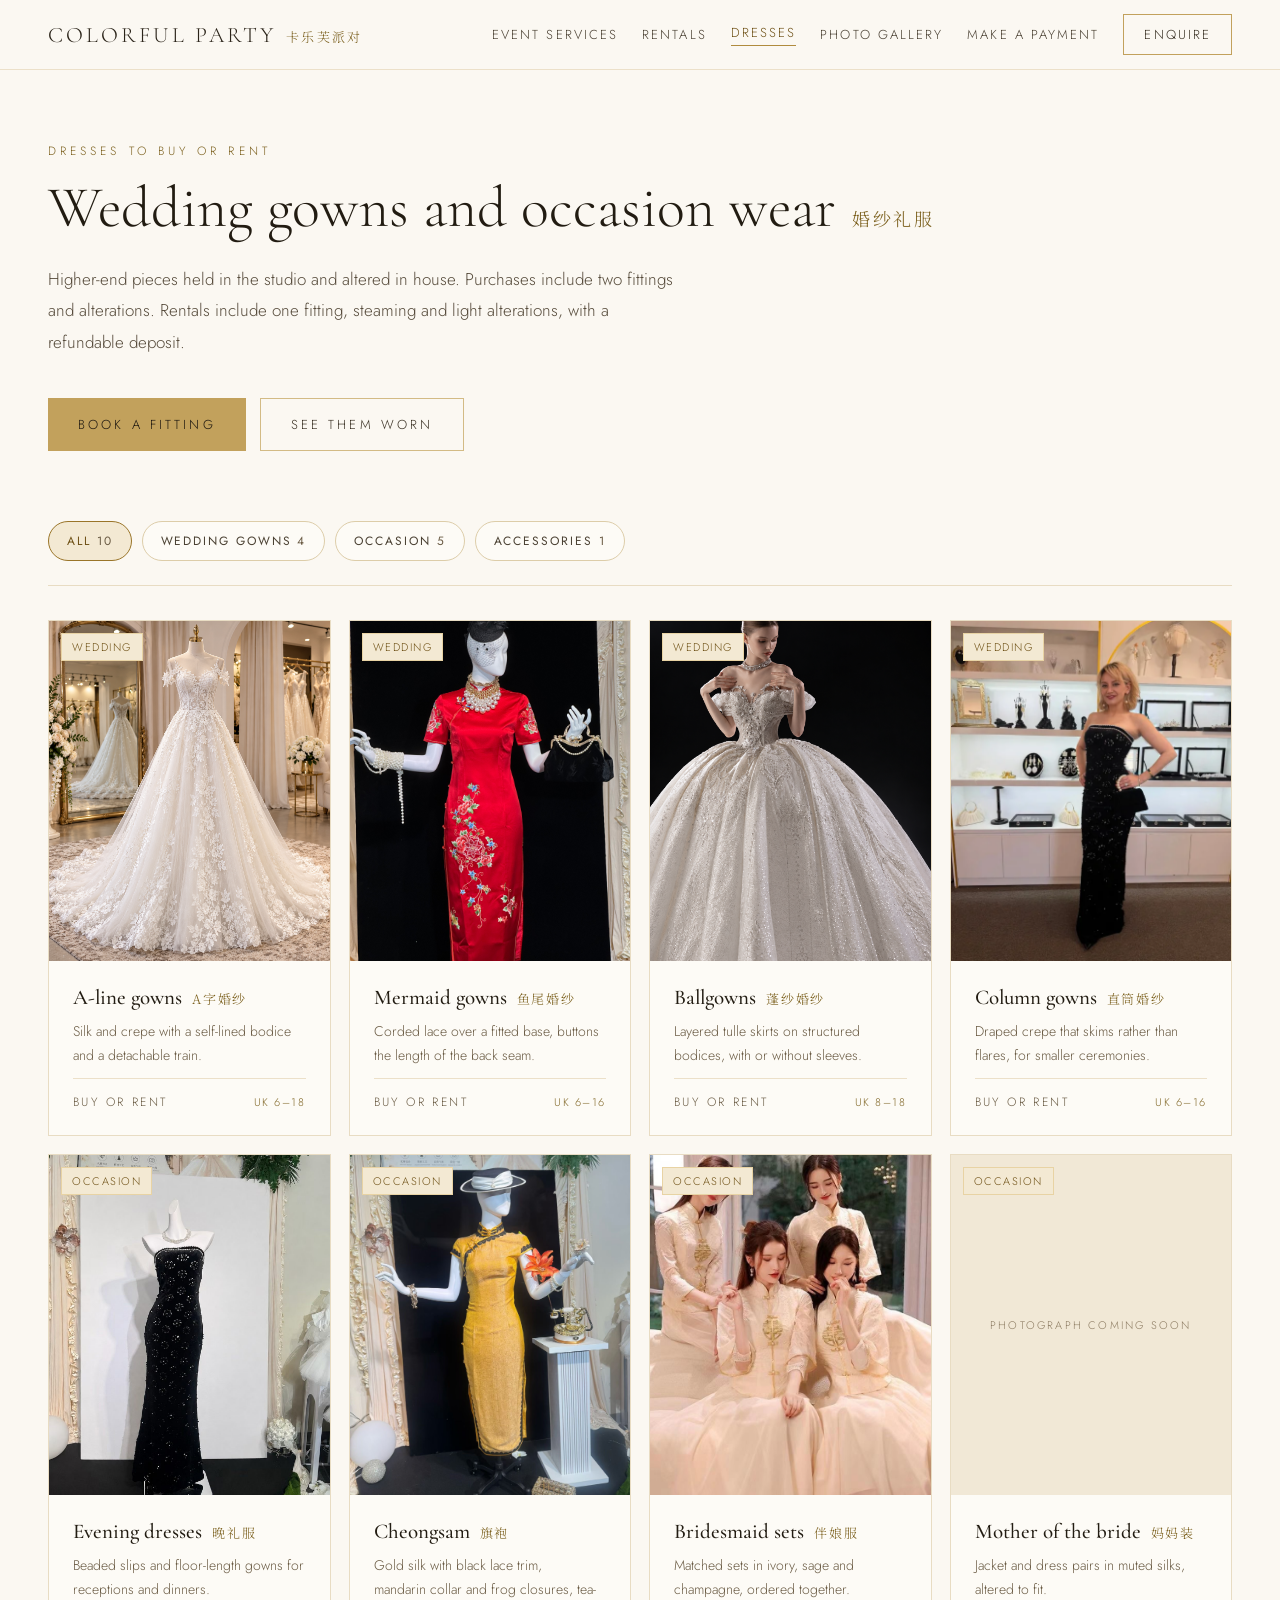
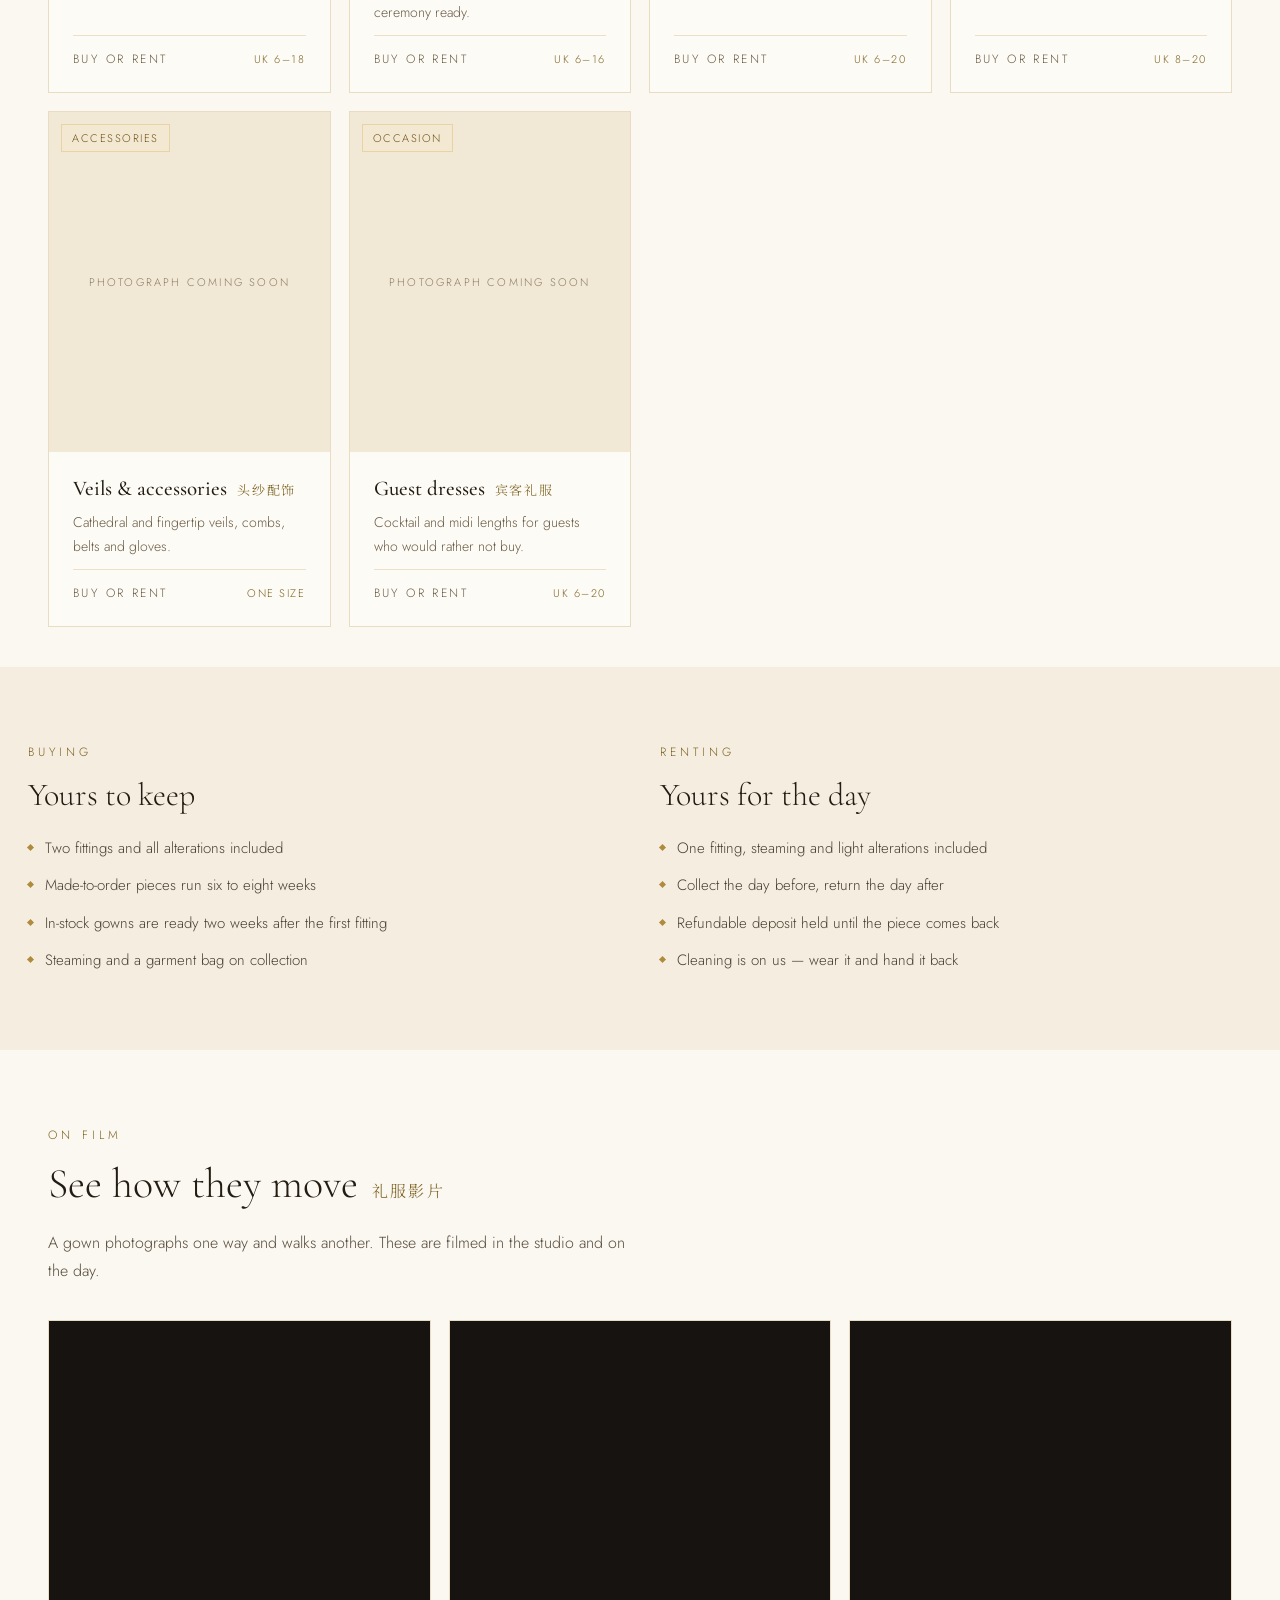
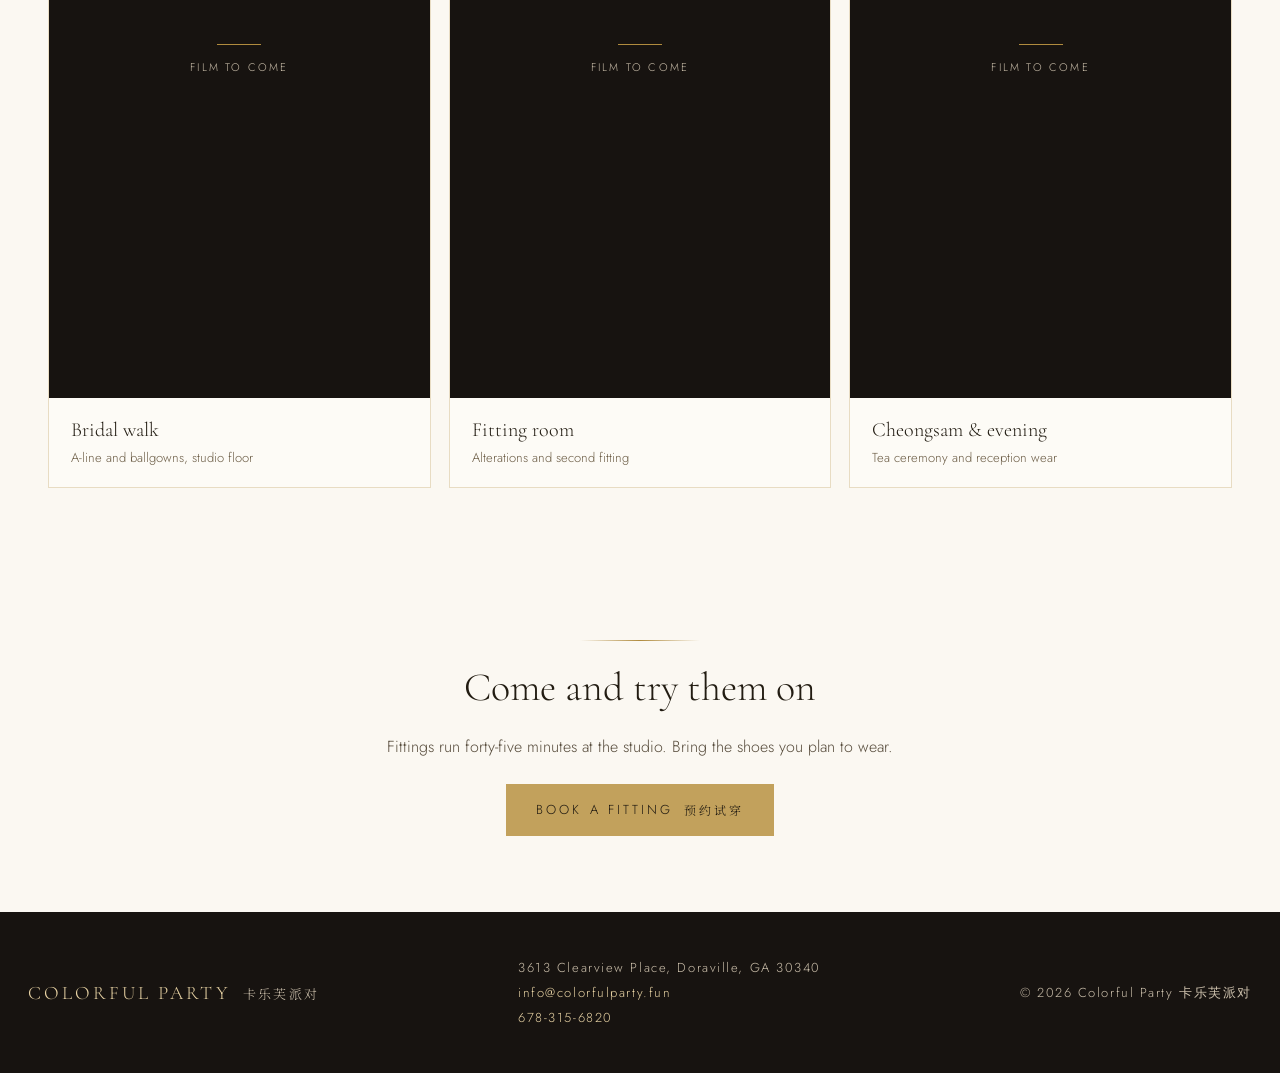
<file: dresses.html>
<!DOCTYPE html>
<html lang="en">
<head>
<meta charset="utf-8">
<meta name="viewport" content="width=device-width, initial-scale=1">
<title>Dresses — Colorful Party</title>
<meta name="description" content="Wedding gowns and occasion wear to buy or rent from Colorful Party — A-line, mermaid, ballgown, cheongsam and more, fitted and altered in house.">
<link rel="preconnect" href="https://fonts.googleapis.com" />
<link rel="preconnect" href="https://fonts.gstatic.com" crossorigin="anonymous" />
<link href="https://fonts.googleapis.com/css2?family=Cormorant+Garamond:ital,wght@0,300;0,400;0,500;0,600&family=Jost:wght@300;400;500&family=Noto+Serif+SC:wght@300;400&display=swap" rel="stylesheet" />
<link rel="stylesheet" href="./site.css" />
</head>
<body>

  <header style="position: sticky; top: 0; z-index: 50; background: rgba(251, 248, 242, 0.92); backdrop-filter: blur(10px); border-bottom: 1px solid #ece0c9;">
    <div class="cp-header-inner" style="max-width: 1240px; margin: 0 auto; padding: 14px 28px; display: flex; align-items: center; justify-content: space-between; gap: 24px;">
      <a href="index.html" class="cp-logo-lockup" style="display: flex; align-items: baseline; gap: 10px; color: #2b2419;">
        <span style="font-family: 'Cormorant Garamond', Georgia, serif; font-size: 22px; letter-spacing: 0.14em; text-transform: uppercase;">Colorful Party</span>
        <span style="font-family: 'Noto Serif SC', serif; font-size: 13px; letter-spacing: 0.18em; color: #7d6220;">卡乐芙派对</span>
      </a>
      <nav class="cp-nav" style="display: flex; flex-wrap: wrap; align-items: center; justify-content: flex-end; row-gap: 10px; column-gap: 24px; font-size: 13px; letter-spacing: 0.16em; text-transform: uppercase;">
        <a href="event-services.html" class="cp-nav-link">Event Services</a>
        <a href="rentals.html" class="cp-nav-link">Rentals</a>
        <a href="dresses.html" class="cp-nav-link-active">Dresses</a>
        <a href="gallery.html" class="cp-nav-link">Photo Gallery</a>
        <a href="payments.html" class="cp-nav-link">Make a Payment</a>
        <a href="index.html#contact" class="cp-enquire-link">Enquire</a>
      </nav>
    </div>
  </header>

  <section style="max-width: 1240px; margin: 0 auto; padding: 72px 28px 40px;">
    <div style="font-size: 12px; letter-spacing: 0.34em; text-transform: uppercase; color: #7d6220;">Dresses to buy or rent</div>
    <h1 style="margin: 16px 0 0; font-family: 'Cormorant Garamond', Georgia, serif; font-weight: 300; font-size: clamp(34px, 5vw, 58px); line-height: 1.1; color: #221c12;">Wedding gowns and occasion wear<span style="font-family: 'Noto Serif SC', serif; font-size: 18px; letter-spacing: 0.14em; color: #7d6220; margin-left: 16px;">婚纱礼服</span></h1>
    <p style="margin: 24px 0 0; max-width: 640px; font-size: 17px; line-height: 1.85; color: #574c3c; text-wrap: pretty;">Higher-end pieces held in the studio and altered in house. Purchases include two fittings and alterations. Rentals include one fitting, steaming and light alterations, with a refundable deposit.</p>
    <div style="margin: 40px 0 0; display: flex; flex-wrap: wrap; gap: 14px;">
      <a href="index.html#contact" class="cp-btn-primary">Book a fitting</a>
      <a href="gallery.html" class="cp-btn-outline">See them worn</a>
    </div>
  </section>

  <section style="max-width: 1240px; margin: 0 auto; padding: 30px 28px 40px;">
    <div style="display: flex; flex-wrap: wrap; gap: 10px; padding-bottom: 24px; border-bottom: 1px solid #e8dcc3;">
      <button type="button" class="cp-filter cp-filter-active" data-filter="All">All <span class="cp-count">10</span></button>
      <button type="button" class="cp-filter" data-filter="Wedding">Wedding gowns <span class="cp-count">4</span></button>
      <button type="button" class="cp-filter" data-filter="Occasion">Occasion <span class="cp-count">5</span></button>
      <button type="button" class="cp-filter" data-filter="Accessories">Accessories <span class="cp-count">1</span></button>
    </div>
    <div style="display: grid; grid-template-columns: repeat(auto-fill, minmax(250px, 1fr)); gap: 18px; margin-top: 34px;">

      <article class="dress-card" data-cat="Wedding" style="background: #fdfbf6; border: 1px solid #e8dcc3; display: flex; flex-direction: column;">
        <div style="height: 340px; position: relative;">
          <img src="uploads/52EAF3F6-A7C1-4210-964B-70D1BB30FFC8.PNG" alt="Full-length A-line gown with floral lace appliqué and off-shoulder straps" style="display: block; width: 100%; height: 100%; object-fit: cover;" />
          <span style="position: absolute; top: 12px; left: 12px; padding: 5px 10px; font-size: 11px; letter-spacing: 0.14em; text-transform: uppercase; color: #6f5116; background: #f3e9d3; border: 1px solid #e8d3a4;">Wedding</span>
        </div>
        <div style="padding: 24px; display: flex; flex-direction: column; gap: 10px; flex: 1;">
          <div style="display: flex; align-items: baseline; gap: 10px; flex-wrap: wrap;">
            <h2 style="margin: 0; font-family: 'Cormorant Garamond', Georgia, serif; font-weight: 500; font-size: 21px; color: #221c12;">A-line gowns</h2>
            <span style="font-family: 'Noto Serif SC', serif; font-size: 13px; letter-spacing: 0.14em; color: #7d6220;">A字婚纱</span>
          </div>
          <p style="margin: 0; font-size: 14px; line-height: 1.7; color: #6b5c45; text-wrap: pretty;">Silk and crepe with a self-lined bodice and a detachable train.</p>
          <div style="margin-top: auto; padding-top: 14px; display: flex; align-items: center; justify-content: space-between; gap: 12px; border-top: 1px solid #ece0c9;">
            <span style="font-size: 12px; letter-spacing: 0.2em; text-transform: uppercase; color: #6b5c45;">Buy or rent</span>
            <span style="font-size: 11px; letter-spacing: 0.14em; text-transform: uppercase; color: #7d6220;">UK 6–18</span>
          </div>
        </div>
      </article>

      <article class="dress-card" data-cat="Wedding" style="background: #fdfbf6; border: 1px solid #e8dcc3; display: flex; flex-direction: column;">
        <div style="height: 340px; position: relative;">
          <img src="uploads/IMG_3043.jpeg" alt="Red silk embroidered fitted gown with veiled headpiece on a mannequin" style="display: block; width: 100%; height: 100%; object-fit: cover;" />
          <span style="position: absolute; top: 12px; left: 12px; padding: 5px 10px; font-size: 11px; letter-spacing: 0.14em; text-transform: uppercase; color: #6f5116; background: #f3e9d3; border: 1px solid #e8d3a4;">Wedding</span>
        </div>
        <div style="padding: 24px; display: flex; flex-direction: column; gap: 10px; flex: 1;">
          <div style="display: flex; align-items: baseline; gap: 10px; flex-wrap: wrap;">
            <h2 style="margin: 0; font-family: 'Cormorant Garamond', Georgia, serif; font-weight: 500; font-size: 21px; color: #221c12;">Mermaid gowns</h2>
            <span style="font-family: 'Noto Serif SC', serif; font-size: 13px; letter-spacing: 0.14em; color: #7d6220;">鱼尾婚纱</span>
          </div>
          <p style="margin: 0; font-size: 14px; line-height: 1.7; color: #6b5c45; text-wrap: pretty;">Corded lace over a fitted base, buttons the length of the back seam.</p>
          <div style="margin-top: auto; padding-top: 14px; display: flex; align-items: center; justify-content: space-between; gap: 12px; border-top: 1px solid #ece0c9;">
            <span style="font-size: 12px; letter-spacing: 0.2em; text-transform: uppercase; color: #6b5c45;">Buy or rent</span>
            <span style="font-size: 11px; letter-spacing: 0.14em; text-transform: uppercase; color: #7d6220;">UK 6–16</span>
          </div>
        </div>
      </article>

      <article class="dress-card" data-cat="Wedding" style="background: #fdfbf6; border: 1px solid #e8dcc3; display: flex; flex-direction: column;">
        <div style="height: 340px; position: relative;">
          <img src="uploads/0882F294-9BB9-41CE-80F2-5AC66A2D1117.PNG" alt="Model wearing an off-shoulder beaded ballgown with a full skirt" style="display: block; width: 100%; height: 100%; object-fit: cover;" />
          <span style="position: absolute; top: 12px; left: 12px; padding: 5px 10px; font-size: 11px; letter-spacing: 0.14em; text-transform: uppercase; color: #6f5116; background: #f3e9d3; border: 1px solid #e8d3a4;">Wedding</span>
        </div>
        <div style="padding: 24px; display: flex; flex-direction: column; gap: 10px; flex: 1;">
          <div style="display: flex; align-items: baseline; gap: 10px; flex-wrap: wrap;">
            <h2 style="margin: 0; font-family: 'Cormorant Garamond', Georgia, serif; font-weight: 500; font-size: 21px; color: #221c12;">Ballgowns</h2>
            <span style="font-family: 'Noto Serif SC', serif; font-size: 13px; letter-spacing: 0.14em; color: #7d6220;">蓬纱婚纱</span>
          </div>
          <p style="margin: 0; font-size: 14px; line-height: 1.7; color: #6b5c45; text-wrap: pretty;">Layered tulle skirts on structured bodices, with or without sleeves.</p>
          <div style="margin-top: auto; padding-top: 14px; display: flex; align-items: center; justify-content: space-between; gap: 12px; border-top: 1px solid #ece0c9;">
            <span style="font-size: 12px; letter-spacing: 0.2em; text-transform: uppercase; color: #6b5c45;">Buy or rent</span>
            <span style="font-size: 11px; letter-spacing: 0.14em; text-transform: uppercase; color: #7d6220;">UK 8–18</span>
          </div>
        </div>
      </article>

      <article class="dress-card" data-cat="Wedding" style="background: #fdfbf6; border: 1px solid #e8dcc3; display: flex; flex-direction: column;">
        <div style="height: 340px; position: relative;">
          <img src="uploads/showroom-black-gown.webp" alt="Client wearing a black beaded column gown in the accessories showroom" style="display: block; width: 100%; height: 100%; object-fit: cover;" />
          <span style="position: absolute; top: 12px; left: 12px; padding: 5px 10px; font-size: 11px; letter-spacing: 0.14em; text-transform: uppercase; color: #6f5116; background: #f3e9d3; border: 1px solid #e8d3a4;">Wedding</span>
        </div>
        <div style="padding: 24px; display: flex; flex-direction: column; gap: 10px; flex: 1;">
          <div style="display: flex; align-items: baseline; gap: 10px; flex-wrap: wrap;">
            <h2 style="margin: 0; font-family: 'Cormorant Garamond', Georgia, serif; font-weight: 500; font-size: 21px; color: #221c12;">Column gowns</h2>
            <span style="font-family: 'Noto Serif SC', serif; font-size: 13px; letter-spacing: 0.14em; color: #7d6220;">直筒婚纱</span>
          </div>
          <p style="margin: 0; font-size: 14px; line-height: 1.7; color: #6b5c45; text-wrap: pretty;">Draped crepe that skims rather than flares, for smaller ceremonies.</p>
          <div style="margin-top: auto; padding-top: 14px; display: flex; align-items: center; justify-content: space-between; gap: 12px; border-top: 1px solid #ece0c9;">
            <span style="font-size: 12px; letter-spacing: 0.2em; text-transform: uppercase; color: #6b5c45;">Buy or rent</span>
            <span style="font-size: 11px; letter-spacing: 0.14em; text-transform: uppercase; color: #7d6220;">UK 6–16</span>
          </div>
        </div>
      </article>

      <article class="dress-card" data-cat="Occasion" style="background: #fdfbf6; border: 1px solid #e8dcc3; display: flex; flex-direction: column;">
        <div style="height: 340px; position: relative;">
          <img src="uploads/b49d30994ce9d22fd5eb2d177a3355.JPG" alt="Black beaded floor-length mermaid evening gown on display" style="display: block; width: 100%; height: 100%; object-fit: cover;" />
          <span style="position: absolute; top: 12px; left: 12px; padding: 5px 10px; font-size: 11px; letter-spacing: 0.14em; text-transform: uppercase; color: #6f5116; background: #f3e9d3; border: 1px solid #e8d3a4;">Occasion</span>
        </div>
        <div style="padding: 24px; display: flex; flex-direction: column; gap: 10px; flex: 1;">
          <div style="display: flex; align-items: baseline; gap: 10px; flex-wrap: wrap;">
            <h2 style="margin: 0; font-family: 'Cormorant Garamond', Georgia, serif; font-weight: 500; font-size: 21px; color: #221c12;">Evening dresses</h2>
            <span style="font-family: 'Noto Serif SC', serif; font-size: 13px; letter-spacing: 0.14em; color: #7d6220;">晚礼服</span>
          </div>
          <p style="margin: 0; font-size: 14px; line-height: 1.7; color: #6b5c45; text-wrap: pretty;">Beaded slips and floor-length gowns for receptions and dinners.</p>
          <div style="margin-top: auto; padding-top: 14px; display: flex; align-items: center; justify-content: space-between; gap: 12px; border-top: 1px solid #ece0c9;">
            <span style="font-size: 12px; letter-spacing: 0.2em; text-transform: uppercase; color: #6b5c45;">Buy or rent</span>
            <span style="font-size: 11px; letter-spacing: 0.14em; text-transform: uppercase; color: #7d6220;">UK 6–18</span>
          </div>
        </div>
      </article>

      <article class="dress-card" data-cat="Occasion" style="background: #fdfbf6; border: 1px solid #e8dcc3; display: flex; flex-direction: column;">
        <div style="height: 340px; position: relative;">
          <img src="uploads/bff0c3c1733cad648a1ff6c6ef96a6.JPG" alt="Gold silk cheongsam with black lace trim displayed on a mannequin" style="display: block; width: 100%; height: 100%; object-fit: cover;" />
          <span style="position: absolute; top: 12px; left: 12px; padding: 5px 10px; font-size: 11px; letter-spacing: 0.14em; text-transform: uppercase; color: #6f5116; background: #f3e9d3; border: 1px solid #e8d3a4;">Occasion</span>
        </div>
        <div style="padding: 24px; display: flex; flex-direction: column; gap: 10px; flex: 1;">
          <div style="display: flex; align-items: baseline; gap: 10px; flex-wrap: wrap;">
            <h2 style="margin: 0; font-family: 'Cormorant Garamond', Georgia, serif; font-weight: 500; font-size: 21px; color: #221c12;">Cheongsam</h2>
            <span style="font-family: 'Noto Serif SC', serif; font-size: 13px; letter-spacing: 0.14em; color: #7d6220;">旗袍</span>
          </div>
          <p style="margin: 0; font-size: 14px; line-height: 1.7; color: #6b5c45; text-wrap: pretty;">Gold silk with black lace trim, mandarin collar and frog closures, tea-ceremony ready.</p>
          <div style="margin-top: auto; padding-top: 14px; display: flex; align-items: center; justify-content: space-between; gap: 12px; border-top: 1px solid #ece0c9;">
            <span style="font-size: 12px; letter-spacing: 0.2em; text-transform: uppercase; color: #6b5c45;">Buy or rent</span>
            <span style="font-size: 11px; letter-spacing: 0.14em; text-transform: uppercase; color: #7d6220;">UK 6–16</span>
          </div>
        </div>
      </article>

      <article class="dress-card" data-cat="Occasion" style="background: #fdfbf6; border: 1px solid #e8dcc3; display: flex; flex-direction: column;">
        <div style="height: 340px; position: relative;">
          <img src="uploads/IMG_7444.JPG" alt="Four women in matching ivory and gold embroidered cheongsam-style bridesmaid sets" style="display: block; width: 100%; height: 100%; object-fit: cover;" />
          <span style="position: absolute; top: 12px; left: 12px; padding: 5px 10px; font-size: 11px; letter-spacing: 0.14em; text-transform: uppercase; color: #6f5116; background: #f3e9d3; border: 1px solid #e8d3a4;">Occasion</span>
        </div>
        <div style="padding: 24px; display: flex; flex-direction: column; gap: 10px; flex: 1;">
          <div style="display: flex; align-items: baseline; gap: 10px; flex-wrap: wrap;">
            <h2 style="margin: 0; font-family: 'Cormorant Garamond', Georgia, serif; font-weight: 500; font-size: 21px; color: #221c12;">Bridesmaid sets</h2>
            <span style="font-family: 'Noto Serif SC', serif; font-size: 13px; letter-spacing: 0.14em; color: #7d6220;">伴娘服</span>
          </div>
          <p style="margin: 0; font-size: 14px; line-height: 1.7; color: #6b5c45; text-wrap: pretty;">Matched sets in ivory, sage and champagne, ordered together.</p>
          <div style="margin-top: auto; padding-top: 14px; display: flex; align-items: center; justify-content: space-between; gap: 12px; border-top: 1px solid #ece0c9;">
            <span style="font-size: 12px; letter-spacing: 0.2em; text-transform: uppercase; color: #6b5c45;">Buy or rent</span>
            <span style="font-size: 11px; letter-spacing: 0.14em; text-transform: uppercase; color: #7d6220;">UK 6–20</span>
          </div>
        </div>
      </article>

      <article class="dress-card" data-cat="Occasion" style="background: #fdfbf6; border: 1px solid #e8dcc3; display: flex; flex-direction: column;">
        <div style="height: 340px; position: relative;">
          <div style="width: 100%; height: 100%; display: flex; align-items: center; justify-content: center; background: #f1e8d6;"><span style="font-size: 11px; letter-spacing: 0.2em; text-transform: uppercase; color: #8d7c62;">Photograph coming soon</span></div>
          <span style="position: absolute; top: 12px; left: 12px; padding: 5px 10px; font-size: 11px; letter-spacing: 0.14em; text-transform: uppercase; color: #6f5116; background: #f3e9d3; border: 1px solid #e8d3a4;">Occasion</span>
        </div>
        <div style="padding: 24px; display: flex; flex-direction: column; gap: 10px; flex: 1;">
          <div style="display: flex; align-items: baseline; gap: 10px; flex-wrap: wrap;">
            <h2 style="margin: 0; font-family: 'Cormorant Garamond', Georgia, serif; font-weight: 500; font-size: 21px; color: #221c12;">Mother of the bride</h2>
            <span style="font-family: 'Noto Serif SC', serif; font-size: 13px; letter-spacing: 0.14em; color: #7d6220;">妈妈装</span>
          </div>
          <p style="margin: 0; font-size: 14px; line-height: 1.7; color: #6b5c45; text-wrap: pretty;">Jacket and dress pairs in muted silks, altered to fit.</p>
          <div style="margin-top: auto; padding-top: 14px; display: flex; align-items: center; justify-content: space-between; gap: 12px; border-top: 1px solid #ece0c9;">
            <span style="font-size: 12px; letter-spacing: 0.2em; text-transform: uppercase; color: #6b5c45;">Buy or rent</span>
            <span style="font-size: 11px; letter-spacing: 0.14em; text-transform: uppercase; color: #7d6220;">UK 8–20</span>
          </div>
        </div>
      </article>

      <article class="dress-card" data-cat="Accessories" style="background: #fdfbf6; border: 1px solid #e8dcc3; display: flex; flex-direction: column;">
        <div style="height: 340px; position: relative;">
          <div style="width: 100%; height: 100%; display: flex; align-items: center; justify-content: center; background: #f1e8d6;"><span style="font-size: 11px; letter-spacing: 0.2em; text-transform: uppercase; color: #8d7c62;">Photograph coming soon</span></div>
          <span style="position: absolute; top: 12px; left: 12px; padding: 5px 10px; font-size: 11px; letter-spacing: 0.14em; text-transform: uppercase; color: #6f5116; background: #f3e9d3; border: 1px solid #e8d3a4;">Accessories</span>
        </div>
        <div style="padding: 24px; display: flex; flex-direction: column; gap: 10px; flex: 1;">
          <div style="display: flex; align-items: baseline; gap: 10px; flex-wrap: wrap;">
            <h2 style="margin: 0; font-family: 'Cormorant Garamond', Georgia, serif; font-weight: 500; font-size: 21px; color: #221c12;">Veils &amp; accessories</h2>
            <span style="font-family: 'Noto Serif SC', serif; font-size: 13px; letter-spacing: 0.14em; color: #7d6220;">头纱配饰</span>
          </div>
          <p style="margin: 0; font-size: 14px; line-height: 1.7; color: #6b5c45; text-wrap: pretty;">Cathedral and fingertip veils, combs, belts and gloves.</p>
          <div style="margin-top: auto; padding-top: 14px; display: flex; align-items: center; justify-content: space-between; gap: 12px; border-top: 1px solid #ece0c9;">
            <span style="font-size: 12px; letter-spacing: 0.2em; text-transform: uppercase; color: #6b5c45;">Buy or rent</span>
            <span style="font-size: 11px; letter-spacing: 0.14em; text-transform: uppercase; color: #7d6220;">One size</span>
          </div>
        </div>
      </article>

      <article class="dress-card" data-cat="Occasion" style="background: #fdfbf6; border: 1px solid #e8dcc3; display: flex; flex-direction: column;">
        <div style="height: 340px; position: relative;">
          <div style="width: 100%; height: 100%; display: flex; align-items: center; justify-content: center; background: #f1e8d6;"><span style="font-size: 11px; letter-spacing: 0.2em; text-transform: uppercase; color: #8d7c62;">Photograph coming soon</span></div>
          <span style="position: absolute; top: 12px; left: 12px; padding: 5px 10px; font-size: 11px; letter-spacing: 0.14em; text-transform: uppercase; color: #6f5116; background: #f3e9d3; border: 1px solid #e8d3a4;">Occasion</span>
        </div>
        <div style="padding: 24px; display: flex; flex-direction: column; gap: 10px; flex: 1;">
          <div style="display: flex; align-items: baseline; gap: 10px; flex-wrap: wrap;">
            <h2 style="margin: 0; font-family: 'Cormorant Garamond', Georgia, serif; font-weight: 500; font-size: 21px; color: #221c12;">Guest dresses</h2>
            <span style="font-family: 'Noto Serif SC', serif; font-size: 13px; letter-spacing: 0.14em; color: #7d6220;">宾客礼服</span>
          </div>
          <p style="margin: 0; font-size: 14px; line-height: 1.7; color: #6b5c45; text-wrap: pretty;">Cocktail and midi lengths for guests who would rather not buy.</p>
          <div style="margin-top: auto; padding-top: 14px; display: flex; align-items: center; justify-content: space-between; gap: 12px; border-top: 1px solid #ece0c9;">
            <span style="font-size: 12px; letter-spacing: 0.2em; text-transform: uppercase; color: #6b5c45;">Buy or rent</span>
            <span style="font-size: 11px; letter-spacing: 0.14em; text-transform: uppercase; color: #7d6220;">UK 6–20</span>
          </div>
        </div>
      </article>

    </div>
  </section>

  <section style="background: #f5eee0; padding: 76px 28px;">
    <div style="max-width: 1240px; margin: 0 auto; display: grid; grid-template-columns: repeat(auto-fit, minmax(280px, 1fr)); gap: 40px;">
      <div>
        <div style="font-size: 12px; letter-spacing: 0.34em; text-transform: uppercase; color: #7d6220;">Buying</div>
        <h2 style="margin: 14px 0 0; font-family: 'Cormorant Garamond', Georgia, serif; font-weight: 300; font-size: 32px; color: #221c12;">Yours to keep</h2>
        <ul style="margin: 22px 0 0; padding: 0; list-style: none; display: grid; gap: 12px;">
          <li style="display: flex; gap: 12px; align-items: flex-start; font-size: 15px; line-height: 1.7; color: #4a4032;"><span style="width: 5px; height: 5px; margin-top: 9px; background: #b08b3e; transform: rotate(45deg); flex: none;"></span>Two fittings and all alterations included</li>
          <li style="display: flex; gap: 12px; align-items: flex-start; font-size: 15px; line-height: 1.7; color: #4a4032;"><span style="width: 5px; height: 5px; margin-top: 9px; background: #b08b3e; transform: rotate(45deg); flex: none;"></span>Made-to-order pieces run six to eight weeks</li>
          <li style="display: flex; gap: 12px; align-items: flex-start; font-size: 15px; line-height: 1.7; color: #4a4032;"><span style="width: 5px; height: 5px; margin-top: 9px; background: #b08b3e; transform: rotate(45deg); flex: none;"></span>In-stock gowns are ready two weeks after the first fitting</li>
          <li style="display: flex; gap: 12px; align-items: flex-start; font-size: 15px; line-height: 1.7; color: #4a4032;"><span style="width: 5px; height: 5px; margin-top: 9px; background: #b08b3e; transform: rotate(45deg); flex: none;"></span>Steaming and a garment bag on collection</li>
        </ul>
      </div>
      <div>
        <div style="font-size: 12px; letter-spacing: 0.34em; text-transform: uppercase; color: #7d6220;">Renting</div>
        <h2 style="margin: 14px 0 0; font-family: 'Cormorant Garamond', Georgia, serif; font-weight: 300; font-size: 32px; color: #221c12;">Yours for the day</h2>
        <ul style="margin: 22px 0 0; padding: 0; list-style: none; display: grid; gap: 12px;">
          <li style="display: flex; gap: 12px; align-items: flex-start; font-size: 15px; line-height: 1.7; color: #4a4032;"><span style="width: 5px; height: 5px; margin-top: 9px; background: #b08b3e; transform: rotate(45deg); flex: none;"></span>One fitting, steaming and light alterations included</li>
          <li style="display: flex; gap: 12px; align-items: flex-start; font-size: 15px; line-height: 1.7; color: #4a4032;"><span style="width: 5px; height: 5px; margin-top: 9px; background: #b08b3e; transform: rotate(45deg); flex: none;"></span>Collect the day before, return the day after</li>
          <li style="display: flex; gap: 12px; align-items: flex-start; font-size: 15px; line-height: 1.7; color: #4a4032;"><span style="width: 5px; height: 5px; margin-top: 9px; background: #b08b3e; transform: rotate(45deg); flex: none;"></span>Refundable deposit held until the piece comes back</li>
          <li style="display: flex; gap: 12px; align-items: flex-start; font-size: 15px; line-height: 1.7; color: #4a4032;"><span style="width: 5px; height: 5px; margin-top: 9px; background: #b08b3e; transform: rotate(45deg); flex: none;"></span>Cleaning is on us — wear it and hand it back</li>
        </ul>
      </div>
    </div>
  </section>

  <section style="max-width: 1240px; margin: 0 auto; padding: 76px 28px;">
    <div style="font-size: 12px; letter-spacing: 0.34em; text-transform: uppercase; color: #7d6220;">On film</div>
    <h2 style="margin: 14px 0 0; font-family: 'Cormorant Garamond', Georgia, serif; font-weight: 300; font-size: clamp(28px, 3.6vw, 42px); color: #221c12;">See how they move<span style="font-family: 'Noto Serif SC', serif; font-size: 16px; letter-spacing: 0.14em; color: #7d6220; margin-left: 14px;">礼服影片</span></h2>
    <p style="margin: 20px 0 0; max-width: 620px; font-size: 16px; line-height: 1.8; color: #574c3c; text-wrap: pretty;">A gown photographs one way and walks another. These are filmed in the studio and on the day.</p>
    <div id="dress-films" style="display: grid; grid-template-columns: repeat(auto-fit, minmax(300px, 1fr)); gap: 18px; margin-top: 34px;"></div>
  </section>

  <section style="max-width: 900px; margin: 0 auto; padding: 76px 28px; text-align: center; display: grid; justify-items: center; gap: 22px;">
    <div style="width: 120px; height: 1px; background: linear-gradient(90deg, rgba(176,139,62,0), #b08b3e, rgba(176,139,62,0));"></div>
    <h2 style="margin: 0; font-family: 'Cormorant Garamond', Georgia, serif; font-weight: 300; font-size: clamp(26px, 3.4vw, 40px); color: #221c12;">Come and try them on</h2>
    <p style="margin: 0; max-width: 520px; font-size: 16px; line-height: 1.8; color: #574c3c;">Fittings run forty-five minutes at the studio. Bring the shoes you plan to wear.</p>
    <a href="index.html#contact" class="cp-btn-primary">Book a fitting <span style="font-family: 'Noto Serif SC', serif; font-size: 12px; margin-left: 10px;">预约试穿</span></a>
  </section>

  <footer style="background: #171310; color: #cbbfab; padding: 46px 28px;">
    <div style="max-width: 1240px; margin: 0 auto; display: flex; flex-wrap: wrap; gap: 20px; align-items: center; justify-content: space-between; font-size: 13px; letter-spacing: 0.12em;">
      <span style="display: flex; align-items: baseline; gap: 12px;">
        <span style="font-family: 'Cormorant Garamond', Georgia, serif; font-size: 19px; letter-spacing: 0.16em; text-transform: uppercase; color: #e8d3a4;">Colorful Party</span>
        <span style="font-family: 'Noto Serif SC', serif; font-size: 13px; letter-spacing: 0.18em; color: #cbbfab;">卡乐芙派对</span>
      </span>
      <span style="display: grid; gap: 6px;">
        <span>3613 Clearview Place, Doraville, GA 30340</span>
        <a href="mailto:info@colorfulparty.fun" class="cp-footer-contact">info@colorfulparty.fun</a>
        <a href="tel:+16783156820" class="cp-footer-contact">678-315-6820</a>
      </span>
      <span>© 2026 Colorful Party 卡乐芙派对</span>
    </div>
  </footer>

  <script>
    document.querySelectorAll('.cp-filter').forEach(function (btn) {
      btn.addEventListener('click', function () {
        document.querySelectorAll('.cp-filter').forEach(function (b) { b.classList.remove('cp-filter-active'); });
        btn.classList.add('cp-filter-active');
        var f = btn.dataset.filter;
        document.querySelectorAll('.dress-card').forEach(function (card) {
          card.style.display = (f === 'All' || card.dataset.cat === f) ? '' : 'none';
        });
      });
    });

    (function () {
      // Turns a YouTube or Vimeo link into its embeddable form. Leave both
      // src and url empty for a film that hasn't been shot/uploaded yet.
      function toEmbed(url) {
        if (!url) return '';
        var yt = url.match(/(?:youtube\.com\/(?:watch\?v=|embed\/|shorts\/)|youtu\.be\/)([\w-]{6,})/);
        if (yt) return 'https://www.youtube-nocookie.com/embed/' + yt[1];
        var vm = url.match(/vimeo\.com\/(?:video\/)?(\d+)/);
        if (vm) return 'https://player.vimeo.com/video/' + vm[1];
        return '';
      }

      var FILMS = [
        { title: 'Bridal walk', sub: 'A-line and ballgowns, studio floor', src: '', url: '' },
        { title: 'Fitting room', sub: 'Alterations and second fitting', src: '', url: '' },
        { title: 'Cheongsam & evening', sub: 'Tea ceremony and reception wear', src: '', url: '' }
      ];

      var grid = document.getElementById('dress-films');
      grid.innerHTML = FILMS.map(function (v) {
        var embed = toEmbed(v.url);
        var file = v.src || (v.url && !embed ? v.url : '');
        var media;
        if (file) {
          media = '<video src="' + file + '" controls preload="metadata" style="width: 100%; height: 100%; object-fit: cover; display: block;"></video>';
        } else if (embed) {
          media = '<iframe src="' + embed + '" title="' + v.title + '" allow="accelerometer; autoplay; clipboard-write; encrypted-media; picture-in-picture" allowfullscreen loading="lazy" style="width: 100%; height: 100%; border: 0; display: block;"></iframe>';
        } else {
          media =
            '<div style="position: absolute; inset: 0; display: flex; flex-direction: column; align-items: center; justify-content: center; gap: 14px;">' +
              '<span style="width: 44px; height: 1px; background: #b08b3e;"></span>' +
              '<span style="font-size: 11px; letter-spacing: 0.2em; text-transform: uppercase; color: #cbbfab;">Film to come</span>' +
            '</div>';
        }
        return (
          '<figure style="margin: 0; background: #fdfbf6; border: 1px solid #e8dcc3;">' +
            '<div style="position: relative; aspect-ratio: 9/16; background: #171310;">' + media + '</div>' +
            '<figcaption style="padding: 20px 22px;">' +
              '<div style="font-family: \'Cormorant Garamond\', Georgia, serif; font-size: 20px; color: #221c12;">' + v.title + '</div>' +
              '<div style="margin-top: 6px; font-size: 13px; color: #6b5c45;">' + v.sub + '</div>' +
            '</figcaption>' +
          '</figure>'
        );
      }).join('');
    })();
  </script>

</body>
</html>
</file>
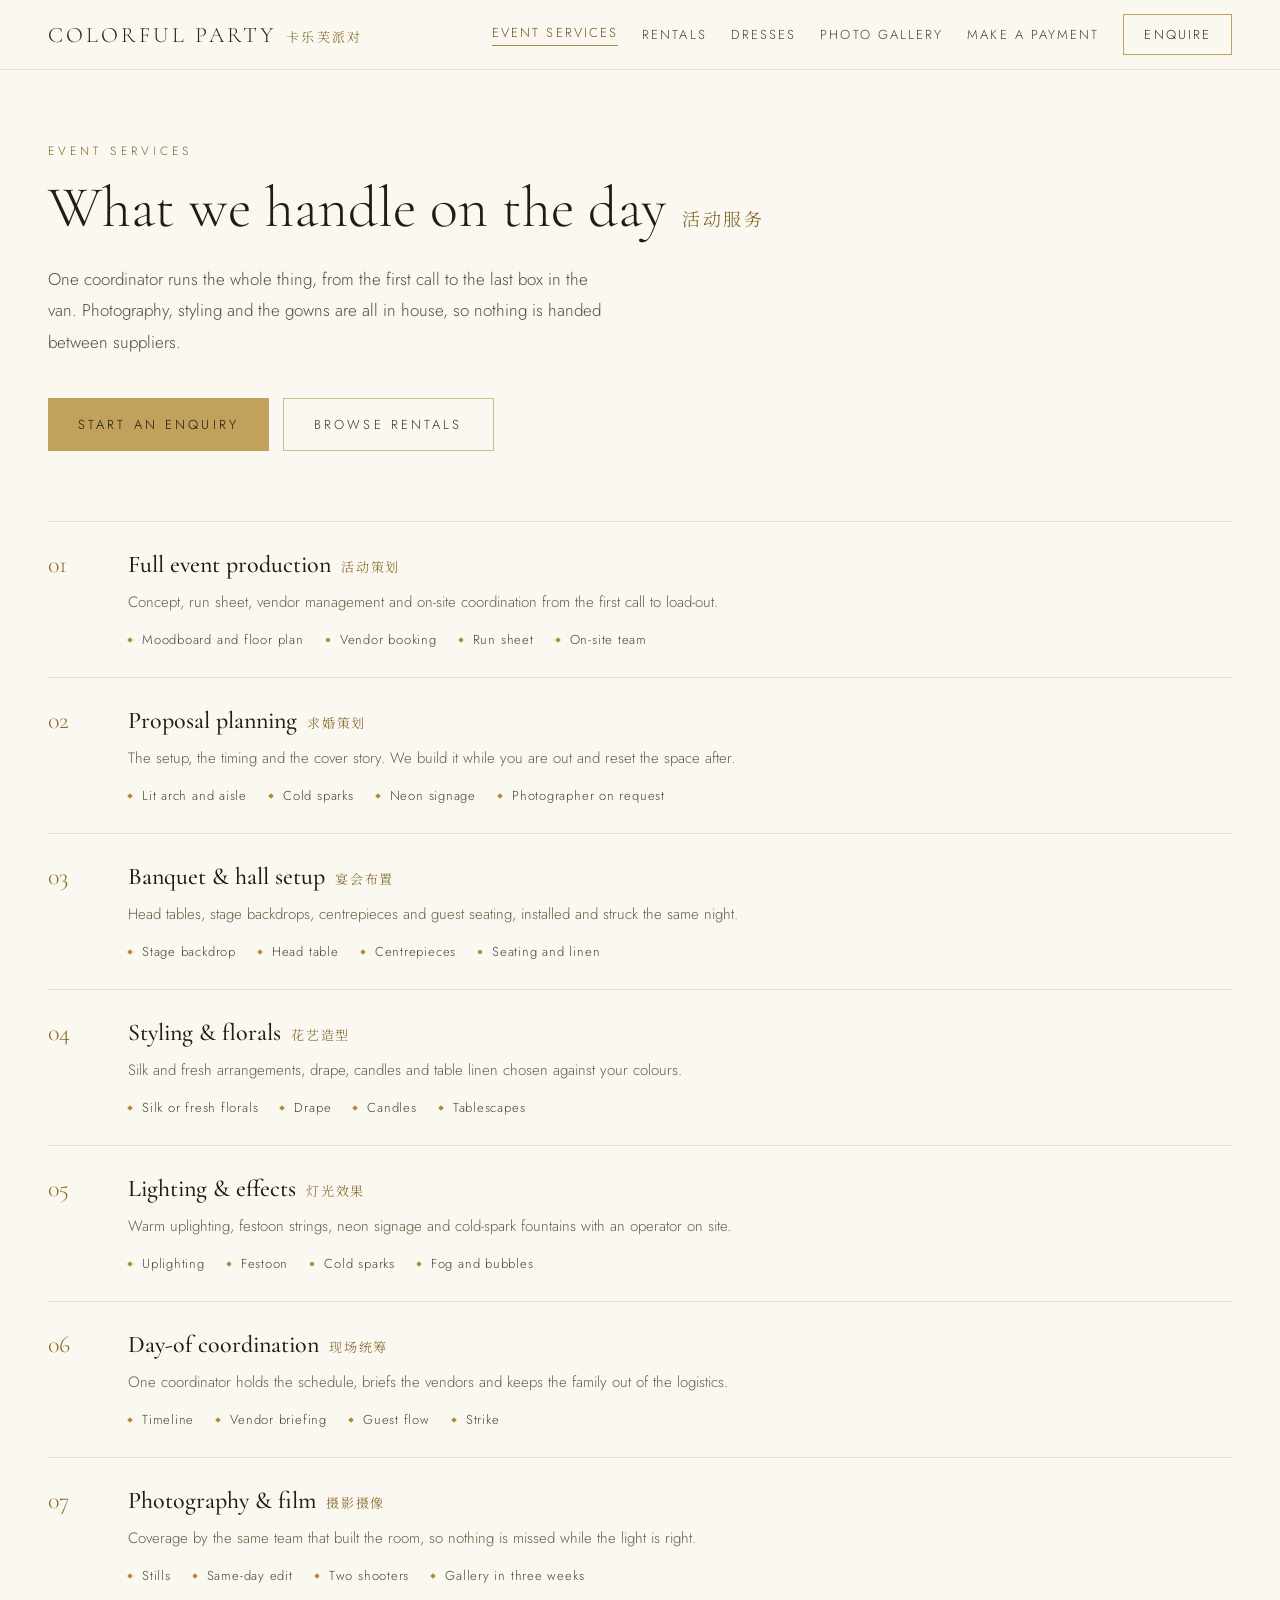
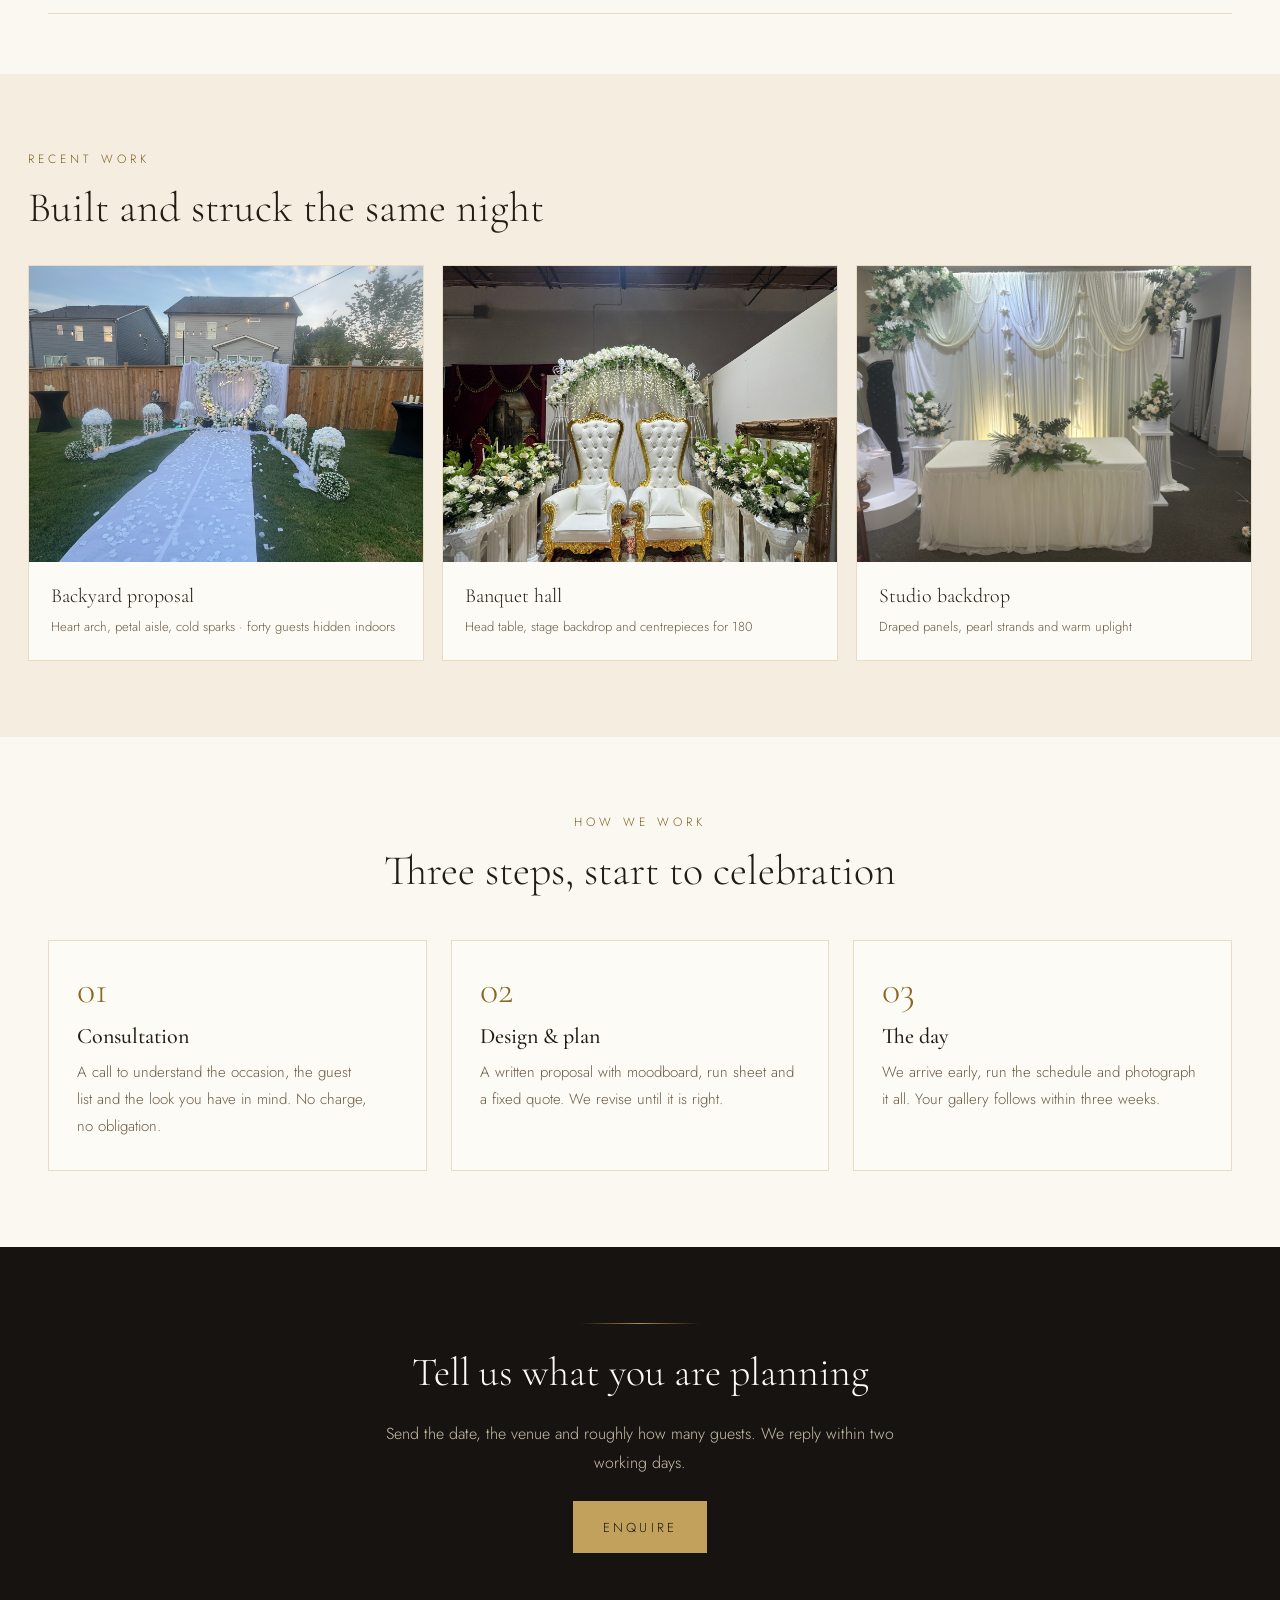
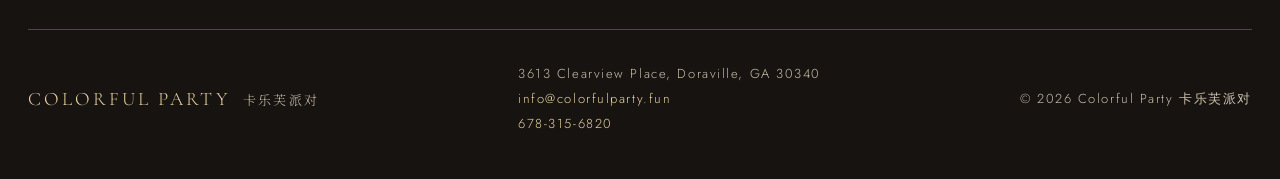
<file: event-services.html>
<!DOCTYPE html>
<html lang="en">
<head>
<meta charset="utf-8">
<meta name="viewport" content="width=device-width, initial-scale=1">
<title>Event Services — Colorful Party</title>
<meta name="description" content="Full event production from Colorful Party — proposal planning, banquet and hall setup, styling, florals, lighting and day-of coordination, all handled by one team.">
<link rel="preconnect" href="https://fonts.googleapis.com" />
<link rel="preconnect" href="https://fonts.gstatic.com" crossorigin="anonymous" />
<link href="https://fonts.googleapis.com/css2?family=Cormorant+Garamond:ital,wght@0,300;0,400;0,500;0,600&family=Jost:wght@300;400;500&family=Noto+Serif+SC:wght@300;400&display=swap" rel="stylesheet" />
<link rel="stylesheet" href="./site.css" />
</head>
<body>

  <header style="position: sticky; top: 0; z-index: 50; background: rgba(251, 248, 242, 0.92); backdrop-filter: blur(10px); border-bottom: 1px solid #ece0c9;">
    <div class="cp-header-inner" style="max-width: 1240px; margin: 0 auto; padding: 14px 28px; display: flex; align-items: center; justify-content: space-between; gap: 24px;">
      <a href="index.html" class="cp-logo-lockup" style="display: flex; align-items: baseline; gap: 10px; color: #2b2419;">
        <span style="font-family: 'Cormorant Garamond', Georgia, serif; font-size: 22px; letter-spacing: 0.14em; text-transform: uppercase;">Colorful Party</span>
        <span style="font-family: 'Noto Serif SC', serif; font-size: 13px; letter-spacing: 0.18em; color: #7d6220;">卡乐芙派对</span>
      </a>
      <nav class="cp-nav" style="display: flex; flex-wrap: wrap; align-items: center; justify-content: flex-end; row-gap: 10px; column-gap: 24px; font-size: 13px; letter-spacing: 0.16em; text-transform: uppercase;">
        <a href="event-services.html" class="cp-nav-link-active">Event Services</a>
        <a href="rentals.html" class="cp-nav-link">Rentals</a>
        <a href="dresses.html" class="cp-nav-link">Dresses</a>
        <a href="gallery.html" class="cp-nav-link">Photo Gallery</a>
        <a href="payments.html" class="cp-nav-link">Make a Payment</a>
        <a href="index.html#contact" class="cp-enquire-link">Enquire</a>
      </nav>
    </div>
  </header>

  <section style="max-width: 1240px; margin: 0 auto; padding: 72px 28px 40px;">
    <div style="font-size: 12px; letter-spacing: 0.34em; text-transform: uppercase; color: #7d6220;">Event services</div>
    <h1 style="margin: 16px 0 0; font-family: 'Cormorant Garamond', Georgia, serif; font-weight: 300; font-size: clamp(34px, 5vw, 58px); line-height: 1.1; color: #221c12;">What we handle on the day<span style="font-family: 'Noto Serif SC', serif; font-size: 18px; letter-spacing: 0.14em; color: #7d6220; margin-left: 16px;">活动服务</span></h1>
    <p style="margin: 24px 0 0; max-width: 640px; font-size: 17px; line-height: 1.85; color: #574c3c; text-wrap: pretty;">One coordinator runs the whole thing, from the first call to the last box in the van. Photography, styling and the gowns are all in house, so nothing is handed between suppliers.</p>
    <div style="margin: 40px 0 0; display: flex; flex-wrap: wrap; gap: 14px;">
      <a href="index.html#contact" class="cp-btn-primary">Start an enquiry</a>
      <a href="rentals.html" class="cp-btn-outline">Browse rentals</a>
    </div>
  </section>

  <section style="max-width: 1240px; margin: 0 auto; padding: 30px 28px 60px;">
    <div style="border-top: 1px solid #e8dcc3;">

      <div style="display: grid; grid-template-columns: 56px 1fr; gap: 24px; align-items: baseline; padding: 28px 0; border-bottom: 1px solid #e8dcc3;">
        <span style="font-family: 'Cormorant Garamond', Georgia, serif; font-size: 24px; color: #8a6a22;">01</span>
        <div>
          <div style="display: flex; align-items: baseline; gap: 10px; flex-wrap: wrap;">
            <h2 style="margin: 0; font-family: 'Cormorant Garamond', Georgia, serif; font-weight: 500; font-size: 24px; color: #221c12;">Full event production</h2>
            <span style="font-family: 'Noto Serif SC', serif; font-size: 13px; letter-spacing: 0.14em; color: #7d6220;">活动策划</span>
          </div>
          <p style="margin: 10px 0 0; max-width: 720px; font-size: 15px; line-height: 1.8; color: #6b5c45; text-wrap: pretty;">Concept, run sheet, vendor management and on-site coordination from the first call to load-out.</p>
          <ul style="margin: 14px 0 0; padding: 0; list-style: none; display: flex; flex-wrap: wrap; gap: 8px 22px;">
            <li style="display: flex; align-items: center; gap: 10px; font-size: 13px; letter-spacing: 0.06em; color: #4a4032;"><span style="width: 4px; height: 4px; background: #b08b3e; transform: rotate(45deg); flex: none;"></span>Moodboard and floor plan</li>
            <li style="display: flex; align-items: center; gap: 10px; font-size: 13px; letter-spacing: 0.06em; color: #4a4032;"><span style="width: 4px; height: 4px; background: #b08b3e; transform: rotate(45deg); flex: none;"></span>Vendor booking</li>
            <li style="display: flex; align-items: center; gap: 10px; font-size: 13px; letter-spacing: 0.06em; color: #4a4032;"><span style="width: 4px; height: 4px; background: #b08b3e; transform: rotate(45deg); flex: none;"></span>Run sheet</li>
            <li style="display: flex; align-items: center; gap: 10px; font-size: 13px; letter-spacing: 0.06em; color: #4a4032;"><span style="width: 4px; height: 4px; background: #b08b3e; transform: rotate(45deg); flex: none;"></span>On-site team</li>
          </ul>
        </div>
      </div>

      <div style="display: grid; grid-template-columns: 56px 1fr; gap: 24px; align-items: baseline; padding: 28px 0; border-bottom: 1px solid #e8dcc3;">
        <span style="font-family: 'Cormorant Garamond', Georgia, serif; font-size: 24px; color: #8a6a22;">02</span>
        <div>
          <div style="display: flex; align-items: baseline; gap: 10px; flex-wrap: wrap;">
            <h2 style="margin: 0; font-family: 'Cormorant Garamond', Georgia, serif; font-weight: 500; font-size: 24px; color: #221c12;">Proposal planning</h2>
            <span style="font-family: 'Noto Serif SC', serif; font-size: 13px; letter-spacing: 0.14em; color: #7d6220;">求婚策划</span>
          </div>
          <p style="margin: 10px 0 0; max-width: 720px; font-size: 15px; line-height: 1.8; color: #6b5c45; text-wrap: pretty;">The setup, the timing and the cover story. We build it while you are out and reset the space after.</p>
          <ul style="margin: 14px 0 0; padding: 0; list-style: none; display: flex; flex-wrap: wrap; gap: 8px 22px;">
            <li style="display: flex; align-items: center; gap: 10px; font-size: 13px; letter-spacing: 0.06em; color: #4a4032;"><span style="width: 4px; height: 4px; background: #b08b3e; transform: rotate(45deg); flex: none;"></span>Lit arch and aisle</li>
            <li style="display: flex; align-items: center; gap: 10px; font-size: 13px; letter-spacing: 0.06em; color: #4a4032;"><span style="width: 4px; height: 4px; background: #b08b3e; transform: rotate(45deg); flex: none;"></span>Cold sparks</li>
            <li style="display: flex; align-items: center; gap: 10px; font-size: 13px; letter-spacing: 0.06em; color: #4a4032;"><span style="width: 4px; height: 4px; background: #b08b3e; transform: rotate(45deg); flex: none;"></span>Neon signage</li>
            <li style="display: flex; align-items: center; gap: 10px; font-size: 13px; letter-spacing: 0.06em; color: #4a4032;"><span style="width: 4px; height: 4px; background: #b08b3e; transform: rotate(45deg); flex: none;"></span>Photographer on request</li>
          </ul>
        </div>
      </div>

      <div style="display: grid; grid-template-columns: 56px 1fr; gap: 24px; align-items: baseline; padding: 28px 0; border-bottom: 1px solid #e8dcc3;">
        <span style="font-family: 'Cormorant Garamond', Georgia, serif; font-size: 24px; color: #8a6a22;">03</span>
        <div>
          <div style="display: flex; align-items: baseline; gap: 10px; flex-wrap: wrap;">
            <h2 style="margin: 0; font-family: 'Cormorant Garamond', Georgia, serif; font-weight: 500; font-size: 24px; color: #221c12;">Banquet &amp; hall setup</h2>
            <span style="font-family: 'Noto Serif SC', serif; font-size: 13px; letter-spacing: 0.14em; color: #7d6220;">宴会布置</span>
          </div>
          <p style="margin: 10px 0 0; max-width: 720px; font-size: 15px; line-height: 1.8; color: #6b5c45; text-wrap: pretty;">Head tables, stage backdrops, centrepieces and guest seating, installed and struck the same night.</p>
          <ul style="margin: 14px 0 0; padding: 0; list-style: none; display: flex; flex-wrap: wrap; gap: 8px 22px;">
            <li style="display: flex; align-items: center; gap: 10px; font-size: 13px; letter-spacing: 0.06em; color: #4a4032;"><span style="width: 4px; height: 4px; background: #b08b3e; transform: rotate(45deg); flex: none;"></span>Stage backdrop</li>
            <li style="display: flex; align-items: center; gap: 10px; font-size: 13px; letter-spacing: 0.06em; color: #4a4032;"><span style="width: 4px; height: 4px; background: #b08b3e; transform: rotate(45deg); flex: none;"></span>Head table</li>
            <li style="display: flex; align-items: center; gap: 10px; font-size: 13px; letter-spacing: 0.06em; color: #4a4032;"><span style="width: 4px; height: 4px; background: #b08b3e; transform: rotate(45deg); flex: none;"></span>Centrepieces</li>
            <li style="display: flex; align-items: center; gap: 10px; font-size: 13px; letter-spacing: 0.06em; color: #4a4032;"><span style="width: 4px; height: 4px; background: #b08b3e; transform: rotate(45deg); flex: none;"></span>Seating and linen</li>
          </ul>
        </div>
      </div>

      <div style="display: grid; grid-template-columns: 56px 1fr; gap: 24px; align-items: baseline; padding: 28px 0; border-bottom: 1px solid #e8dcc3;">
        <span style="font-family: 'Cormorant Garamond', Georgia, serif; font-size: 24px; color: #8a6a22;">04</span>
        <div>
          <div style="display: flex; align-items: baseline; gap: 10px; flex-wrap: wrap;">
            <h2 style="margin: 0; font-family: 'Cormorant Garamond', Georgia, serif; font-weight: 500; font-size: 24px; color: #221c12;">Styling &amp; florals</h2>
            <span style="font-family: 'Noto Serif SC', serif; font-size: 13px; letter-spacing: 0.14em; color: #7d6220;">花艺造型</span>
          </div>
          <p style="margin: 10px 0 0; max-width: 720px; font-size: 15px; line-height: 1.8; color: #6b5c45; text-wrap: pretty;">Silk and fresh arrangements, drape, candles and table linen chosen against your colours.</p>
          <ul style="margin: 14px 0 0; padding: 0; list-style: none; display: flex; flex-wrap: wrap; gap: 8px 22px;">
            <li style="display: flex; align-items: center; gap: 10px; font-size: 13px; letter-spacing: 0.06em; color: #4a4032;"><span style="width: 4px; height: 4px; background: #b08b3e; transform: rotate(45deg); flex: none;"></span>Silk or fresh florals</li>
            <li style="display: flex; align-items: center; gap: 10px; font-size: 13px; letter-spacing: 0.06em; color: #4a4032;"><span style="width: 4px; height: 4px; background: #b08b3e; transform: rotate(45deg); flex: none;"></span>Drape</li>
            <li style="display: flex; align-items: center; gap: 10px; font-size: 13px; letter-spacing: 0.06em; color: #4a4032;"><span style="width: 4px; height: 4px; background: #b08b3e; transform: rotate(45deg); flex: none;"></span>Candles</li>
            <li style="display: flex; align-items: center; gap: 10px; font-size: 13px; letter-spacing: 0.06em; color: #4a4032;"><span style="width: 4px; height: 4px; background: #b08b3e; transform: rotate(45deg); flex: none;"></span>Tablescapes</li>
          </ul>
        </div>
      </div>

      <div style="display: grid; grid-template-columns: 56px 1fr; gap: 24px; align-items: baseline; padding: 28px 0; border-bottom: 1px solid #e8dcc3;">
        <span style="font-family: 'Cormorant Garamond', Georgia, serif; font-size: 24px; color: #8a6a22;">05</span>
        <div>
          <div style="display: flex; align-items: baseline; gap: 10px; flex-wrap: wrap;">
            <h2 style="margin: 0; font-family: 'Cormorant Garamond', Georgia, serif; font-weight: 500; font-size: 24px; color: #221c12;">Lighting &amp; effects</h2>
            <span style="font-family: 'Noto Serif SC', serif; font-size: 13px; letter-spacing: 0.14em; color: #7d6220;">灯光效果</span>
          </div>
          <p style="margin: 10px 0 0; max-width: 720px; font-size: 15px; line-height: 1.8; color: #6b5c45; text-wrap: pretty;">Warm uplighting, festoon strings, neon signage and cold-spark fountains with an operator on site.</p>
          <ul style="margin: 14px 0 0; padding: 0; list-style: none; display: flex; flex-wrap: wrap; gap: 8px 22px;">
            <li style="display: flex; align-items: center; gap: 10px; font-size: 13px; letter-spacing: 0.06em; color: #4a4032;"><span style="width: 4px; height: 4px; background: #b08b3e; transform: rotate(45deg); flex: none;"></span>Uplighting</li>
            <li style="display: flex; align-items: center; gap: 10px; font-size: 13px; letter-spacing: 0.06em; color: #4a4032;"><span style="width: 4px; height: 4px; background: #b08b3e; transform: rotate(45deg); flex: none;"></span>Festoon</li>
            <li style="display: flex; align-items: center; gap: 10px; font-size: 13px; letter-spacing: 0.06em; color: #4a4032;"><span style="width: 4px; height: 4px; background: #b08b3e; transform: rotate(45deg); flex: none;"></span>Cold sparks</li>
            <li style="display: flex; align-items: center; gap: 10px; font-size: 13px; letter-spacing: 0.06em; color: #4a4032;"><span style="width: 4px; height: 4px; background: #b08b3e; transform: rotate(45deg); flex: none;"></span>Fog and bubbles</li>
          </ul>
        </div>
      </div>

      <div style="display: grid; grid-template-columns: 56px 1fr; gap: 24px; align-items: baseline; padding: 28px 0; border-bottom: 1px solid #e8dcc3;">
        <span style="font-family: 'Cormorant Garamond', Georgia, serif; font-size: 24px; color: #8a6a22;">06</span>
        <div>
          <div style="display: flex; align-items: baseline; gap: 10px; flex-wrap: wrap;">
            <h2 style="margin: 0; font-family: 'Cormorant Garamond', Georgia, serif; font-weight: 500; font-size: 24px; color: #221c12;">Day-of coordination</h2>
            <span style="font-family: 'Noto Serif SC', serif; font-size: 13px; letter-spacing: 0.14em; color: #7d6220;">现场统筹</span>
          </div>
          <p style="margin: 10px 0 0; max-width: 720px; font-size: 15px; line-height: 1.8; color: #6b5c45; text-wrap: pretty;">One coordinator holds the schedule, briefs the vendors and keeps the family out of the logistics.</p>
          <ul style="margin: 14px 0 0; padding: 0; list-style: none; display: flex; flex-wrap: wrap; gap: 8px 22px;">
            <li style="display: flex; align-items: center; gap: 10px; font-size: 13px; letter-spacing: 0.06em; color: #4a4032;"><span style="width: 4px; height: 4px; background: #b08b3e; transform: rotate(45deg); flex: none;"></span>Timeline</li>
            <li style="display: flex; align-items: center; gap: 10px; font-size: 13px; letter-spacing: 0.06em; color: #4a4032;"><span style="width: 4px; height: 4px; background: #b08b3e; transform: rotate(45deg); flex: none;"></span>Vendor briefing</li>
            <li style="display: flex; align-items: center; gap: 10px; font-size: 13px; letter-spacing: 0.06em; color: #4a4032;"><span style="width: 4px; height: 4px; background: #b08b3e; transform: rotate(45deg); flex: none;"></span>Guest flow</li>
            <li style="display: flex; align-items: center; gap: 10px; font-size: 13px; letter-spacing: 0.06em; color: #4a4032;"><span style="width: 4px; height: 4px; background: #b08b3e; transform: rotate(45deg); flex: none;"></span>Strike</li>
          </ul>
        </div>
      </div>

      <div style="display: grid; grid-template-columns: 56px 1fr; gap: 24px; align-items: baseline; padding: 28px 0; border-bottom: 1px solid #e8dcc3;">
        <span style="font-family: 'Cormorant Garamond', Georgia, serif; font-size: 24px; color: #8a6a22;">07</span>
        <div>
          <div style="display: flex; align-items: baseline; gap: 10px; flex-wrap: wrap;">
            <h2 style="margin: 0; font-family: 'Cormorant Garamond', Georgia, serif; font-weight: 500; font-size: 24px; color: #221c12;">Photography &amp; film</h2>
            <span style="font-family: 'Noto Serif SC', serif; font-size: 13px; letter-spacing: 0.14em; color: #7d6220;">摄影摄像</span>
          </div>
          <p style="margin: 10px 0 0; max-width: 720px; font-size: 15px; line-height: 1.8; color: #6b5c45; text-wrap: pretty;">Coverage by the same team that built the room, so nothing is missed while the light is right.</p>
          <ul style="margin: 14px 0 0; padding: 0; list-style: none; display: flex; flex-wrap: wrap; gap: 8px 22px;">
            <li style="display: flex; align-items: center; gap: 10px; font-size: 13px; letter-spacing: 0.06em; color: #4a4032;"><span style="width: 4px; height: 4px; background: #b08b3e; transform: rotate(45deg); flex: none;"></span>Stills</li>
            <li style="display: flex; align-items: center; gap: 10px; font-size: 13px; letter-spacing: 0.06em; color: #4a4032;"><span style="width: 4px; height: 4px; background: #b08b3e; transform: rotate(45deg); flex: none;"></span>Same-day edit</li>
            <li style="display: flex; align-items: center; gap: 10px; font-size: 13px; letter-spacing: 0.06em; color: #4a4032;"><span style="width: 4px; height: 4px; background: #b08b3e; transform: rotate(45deg); flex: none;"></span>Two shooters</li>
            <li style="display: flex; align-items: center; gap: 10px; font-size: 13px; letter-spacing: 0.06em; color: #4a4032;"><span style="width: 4px; height: 4px; background: #b08b3e; transform: rotate(45deg); flex: none;"></span>Gallery in three weeks</li>
          </ul>
        </div>
      </div>

    </div>
  </section>

  <section style="background: #f5eee0; padding: 76px 28px;">
    <div style="max-width: 1240px; margin: 0 auto;">
      <div style="font-size: 12px; letter-spacing: 0.34em; text-transform: uppercase; color: #7d6220;">Recent work</div>
      <h2 style="margin: 14px 0 32px; font-family: 'Cormorant Garamond', Georgia, serif; font-weight: 300; font-size: clamp(28px, 3.6vw, 42px); color: #221c12;">Built and struck the same night</h2>
      <div style="display: grid; grid-template-columns: repeat(auto-fit, minmax(280px, 1fr)); gap: 18px;">

        <figure style="margin: 0; background: #fdfbf6; border: 1px solid #e8dcc3;">
          <div style="aspect-ratio: 4/3; position: relative;">
            <img src="uploads/IMG_6674.jpeg" alt="Round floral-frame proposal aisle setup, complete" style="display: block; width: 100%; height: 100%; object-fit: cover;" />
          </div>
          <figcaption style="padding: 22px;">
            <div style="font-family: 'Cormorant Garamond', Georgia, serif; font-size: 20px; color: #221c12;">Backyard proposal</div>
            <div style="margin-top: 8px; font-size: 13px; line-height: 1.7; color: #6b5c45;">Heart arch, petal aisle, cold sparks · forty guests hidden indoors</div>
          </figcaption>
        </figure>

        <figure style="margin: 0; background: #fdfbf6; border: 1px solid #e8dcc3;">
          <div style="aspect-ratio: 4/3; position: relative;">
            <img src="uploads/IMG_7318.jpeg" alt="Twin white and gold throne chairs beneath a floral arch, banquet hall setup" style="display: block; width: 100%; height: 100%; object-fit: cover;" />
          </div>
          <figcaption style="padding: 22px;">
            <div style="font-family: 'Cormorant Garamond', Georgia, serif; font-size: 20px; color: #221c12;">Banquet hall</div>
            <div style="margin-top: 8px; font-size: 13px; line-height: 1.7; color: #6b5c45;">Head table, stage backdrop and centrepieces for 180</div>
          </figcaption>
        </figure>

        <figure style="margin: 0; background: #fdfbf6; border: 1px solid #e8dcc3;">
          <div style="aspect-ratio: 4/3; position: relative;">
            <img src="uploads/IMG_3159.jpeg" alt="Draped studio backdrop with pearl strands and warm uplight" style="display: block; width: 100%; height: 100%; object-fit: cover;" />
          </div>
          <figcaption style="padding: 22px;">
            <div style="font-family: 'Cormorant Garamond', Georgia, serif; font-size: 20px; color: #221c12;">Studio backdrop</div>
            <div style="margin-top: 8px; font-size: 13px; line-height: 1.7; color: #6b5c45;">Draped panels, pearl strands and warm uplight</div>
          </figcaption>
        </figure>

      </div>
    </div>
  </section>

  <section style="max-width: 1240px; margin: 0 auto; padding: 76px 28px;">
    <div style="text-align: center; margin-bottom: 44px;">
      <div style="font-size: 12px; letter-spacing: 0.34em; text-transform: uppercase; color: #7d6220;">How we work</div>
      <h2 style="margin: 14px 0 0; font-family: 'Cormorant Garamond', Georgia, serif; font-weight: 300; font-size: clamp(28px, 3.6vw, 42px); color: #221c12;">Three steps, start to celebration</h2>
    </div>
    <div style="display: grid; grid-template-columns: repeat(auto-fit, minmax(260px, 1fr)); gap: 24px;">

      <div style="padding: 30px 28px; border: 1px solid #e8dcc3; background: #fdfbf6;">
        <div style="font-family: 'Cormorant Garamond', Georgia, serif; font-size: 38px; color: #8a6a22; line-height: 1;">01</div>
        <h3 style="margin: 14px 0 0; font-family: 'Cormorant Garamond', Georgia, serif; font-weight: 500; font-size: 22px; color: #221c12;">Consultation</h3>
        <p style="margin: 10px 0 0; font-size: 15px; line-height: 1.8; color: #6b5c45; text-wrap: pretty;">A call to understand the occasion, the guest list and the look you have in mind. No charge, no obligation.</p>
      </div>

      <div style="padding: 30px 28px; border: 1px solid #e8dcc3; background: #fdfbf6;">
        <div style="font-family: 'Cormorant Garamond', Georgia, serif; font-size: 38px; color: #8a6a22; line-height: 1;">02</div>
        <h3 style="margin: 14px 0 0; font-family: 'Cormorant Garamond', Georgia, serif; font-weight: 500; font-size: 22px; color: #221c12;">Design &amp; plan</h3>
        <p style="margin: 10px 0 0; font-size: 15px; line-height: 1.8; color: #6b5c45; text-wrap: pretty;">A written proposal with moodboard, run sheet and a fixed quote. We revise until it is right.</p>
      </div>

      <div style="padding: 30px 28px; border: 1px solid #e8dcc3; background: #fdfbf6;">
        <div style="font-family: 'Cormorant Garamond', Georgia, serif; font-size: 38px; color: #8a6a22; line-height: 1;">03</div>
        <h3 style="margin: 14px 0 0; font-family: 'Cormorant Garamond', Georgia, serif; font-weight: 500; font-size: 22px; color: #221c12;">The day</h3>
        <p style="margin: 10px 0 0; font-size: 15px; line-height: 1.8; color: #6b5c45; text-wrap: pretty;">We arrive early, run the schedule and photograph it all. Your gallery follows within three weeks.</p>
      </div>

    </div>
  </section>

  <section style="background: #171310; padding: 76px 28px;">
    <div style="max-width: 900px; margin: 0 auto; text-align: center; display: grid; justify-items: center; gap: 24px;">
      <div style="width: 120px; height: 1px; background: linear-gradient(90deg, rgba(176,139,62,0), #b08b3e, rgba(176,139,62,0));"></div>
      <h2 style="margin: 0; font-family: 'Cormorant Garamond', Georgia, serif; font-weight: 300; font-size: clamp(26px, 3.4vw, 40px); color: #fdfbf6;">Tell us what you are planning</h2>
      <p style="margin: 0; max-width: 540px; font-size: 16px; line-height: 1.8; color: #cbbfab;">Send the date, the venue and roughly how many guests. We reply within two working days.</p>
      <a href="index.html#contact" class="cp-btn-primary">Enquire</a>
    </div>
  </section>

  <footer style="background: #171310; color: #cbbfab; padding: 0 28px 46px;">
    <div style="max-width: 1240px; margin: 0 auto; padding-top: 34px; border-top: 1px solid rgba(232,211,164,0.28); display: flex; flex-wrap: wrap; gap: 20px; align-items: center; justify-content: space-between; font-size: 13px; letter-spacing: 0.12em;">
      <span style="display: flex; align-items: baseline; gap: 12px;">
        <span style="font-family: 'Cormorant Garamond', Georgia, serif; font-size: 19px; letter-spacing: 0.16em; text-transform: uppercase; color: #e8d3a4;">Colorful Party</span>
        <span style="font-family: 'Noto Serif SC', serif; font-size: 13px; letter-spacing: 0.18em; color: #cbbfab;">卡乐芙派对</span>
      </span>
      <span style="display: grid; gap: 6px;">
        <span>3613 Clearview Place, Doraville, GA 30340</span>
        <a href="mailto:info@colorfulparty.fun" class="cp-footer-contact">info@colorfulparty.fun</a>
        <a href="tel:+16783156820" class="cp-footer-contact">678-315-6820</a>
      </span>
      <span>© 2026 Colorful Party 卡乐芙派对</span>
    </div>
  </footer>

</body>
</html>
</file>
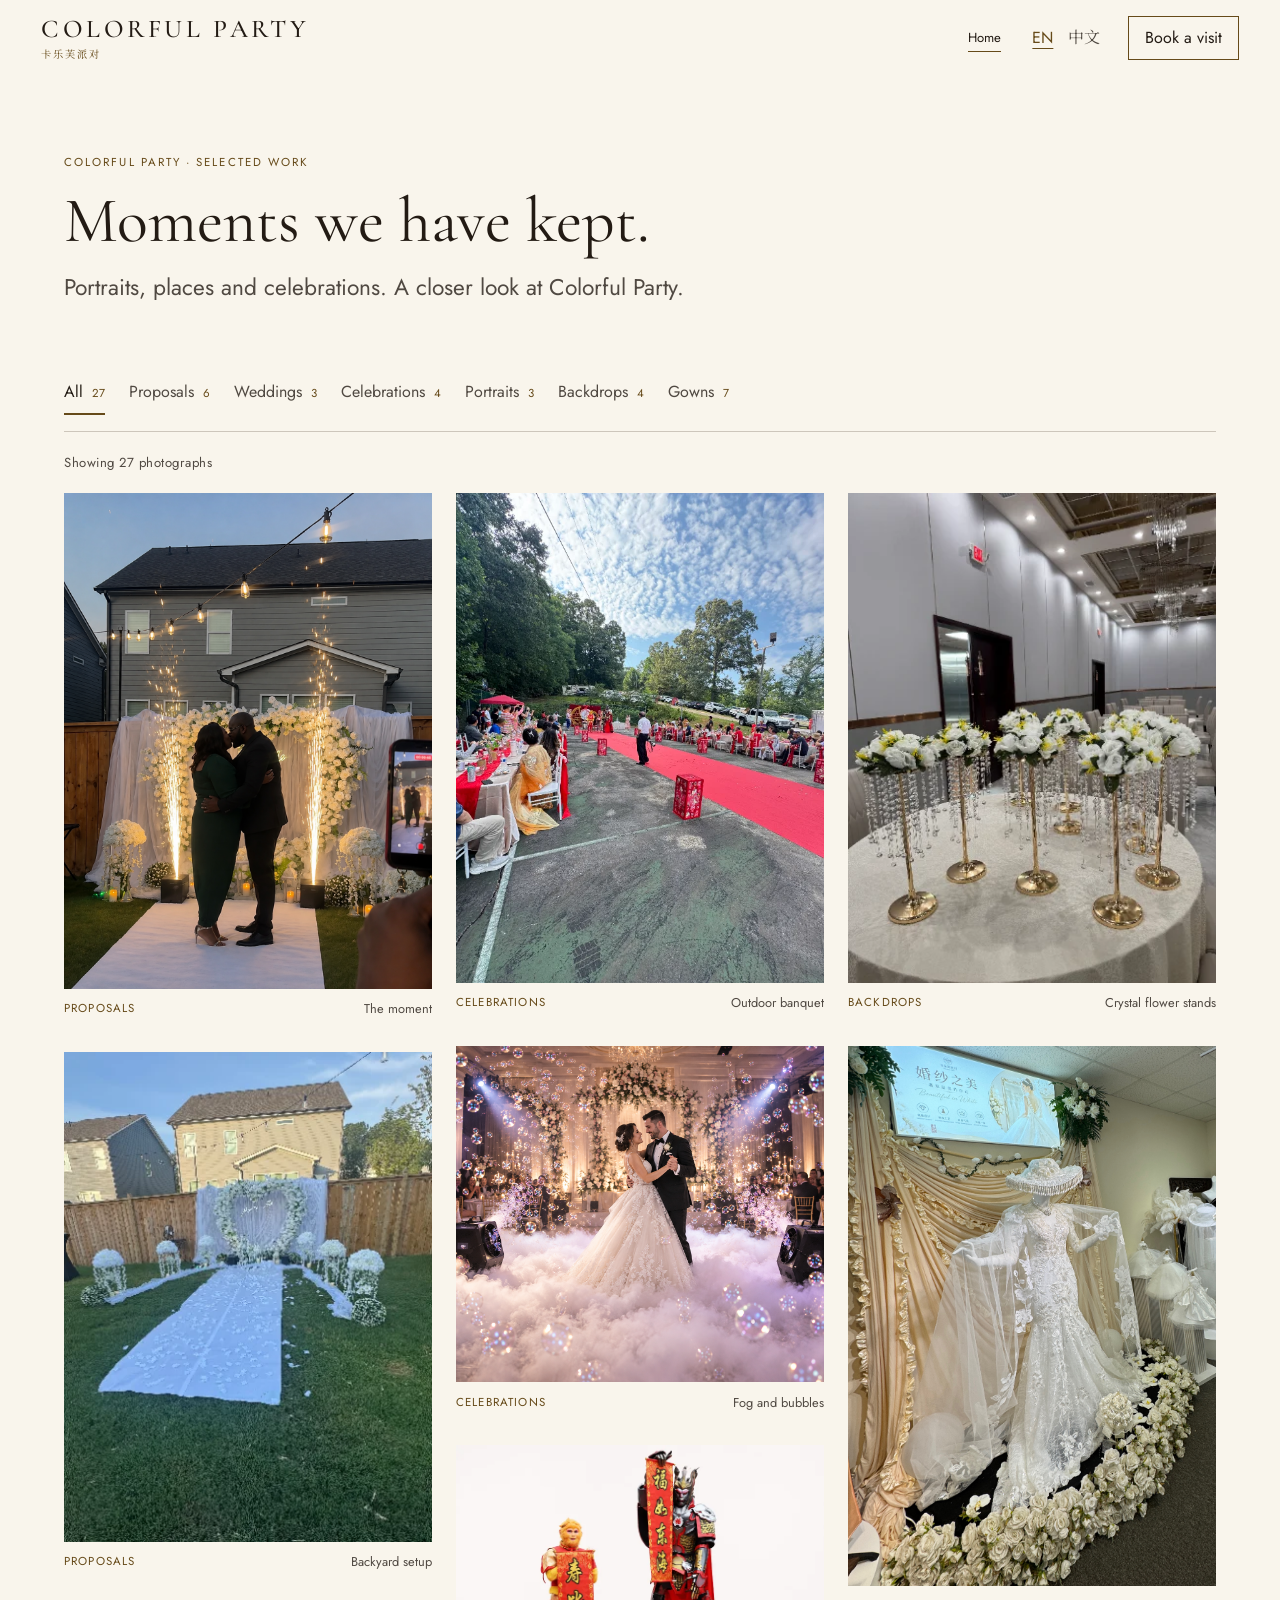
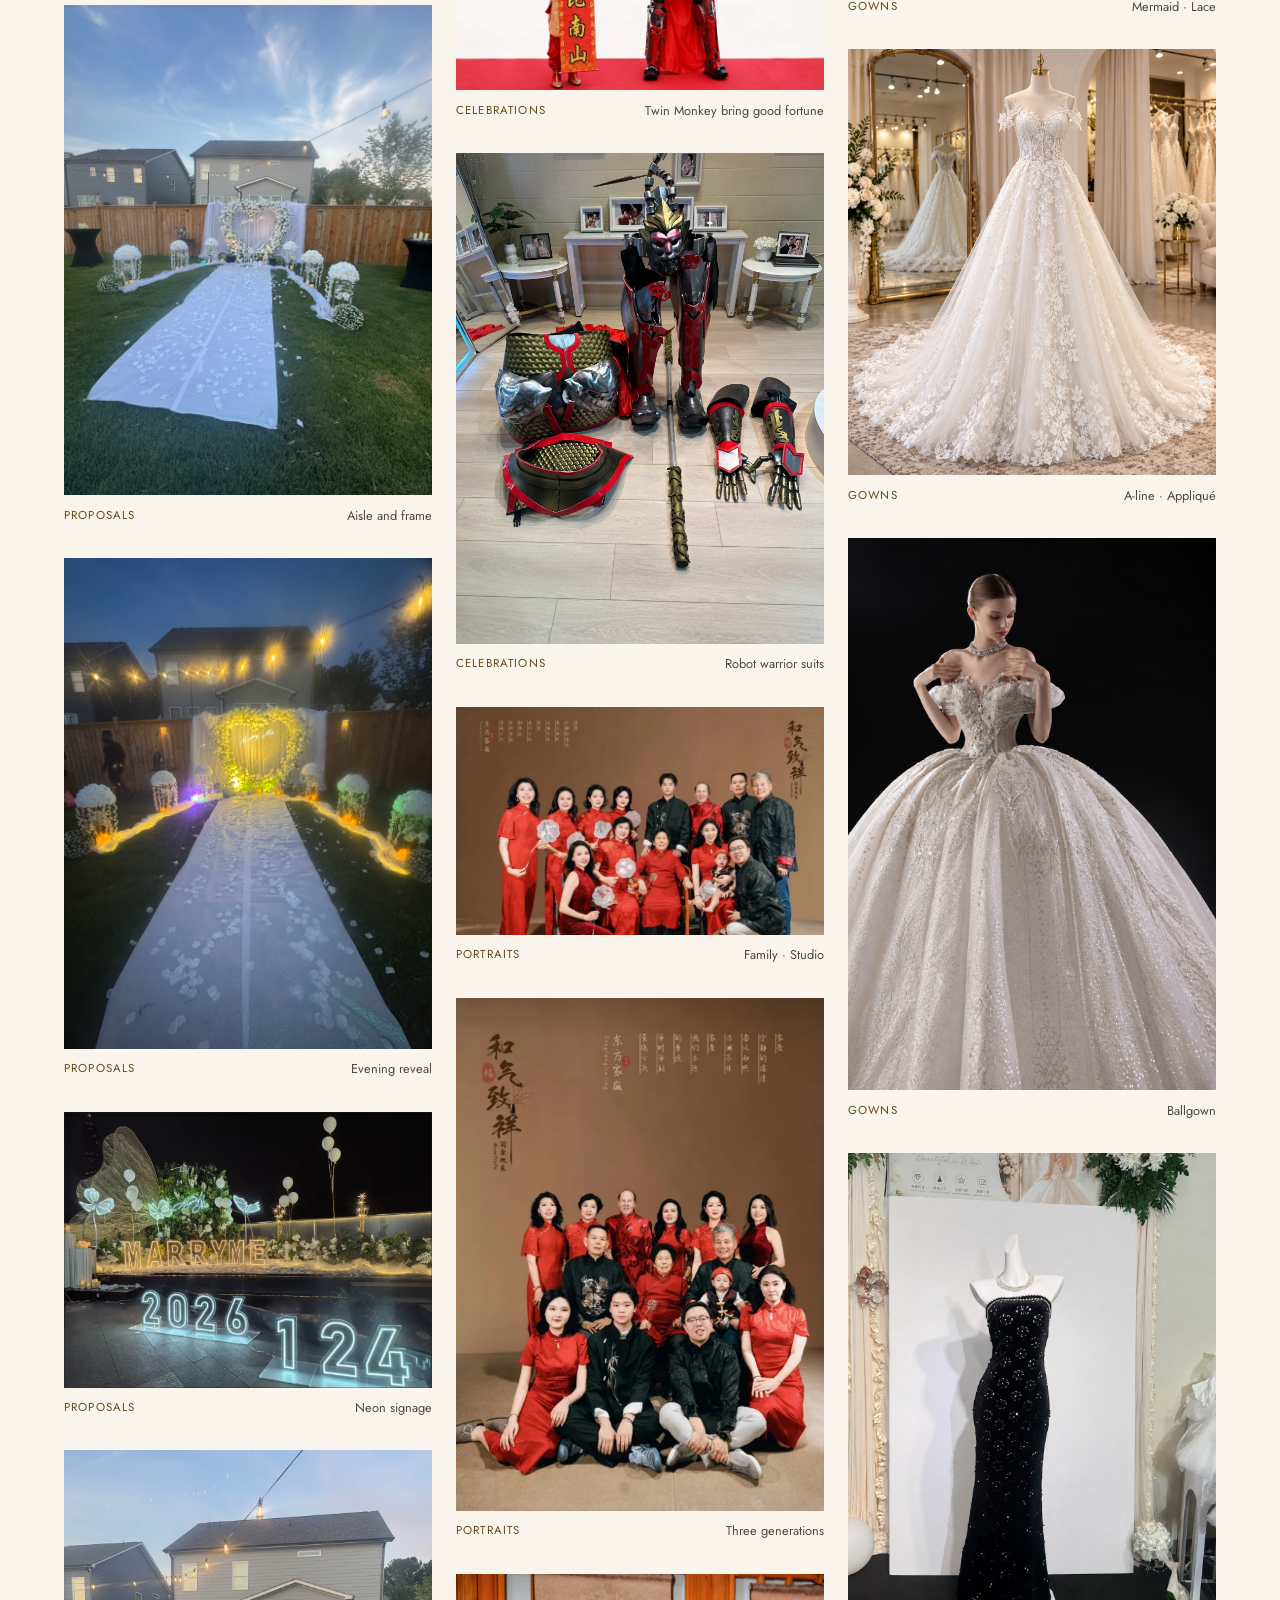
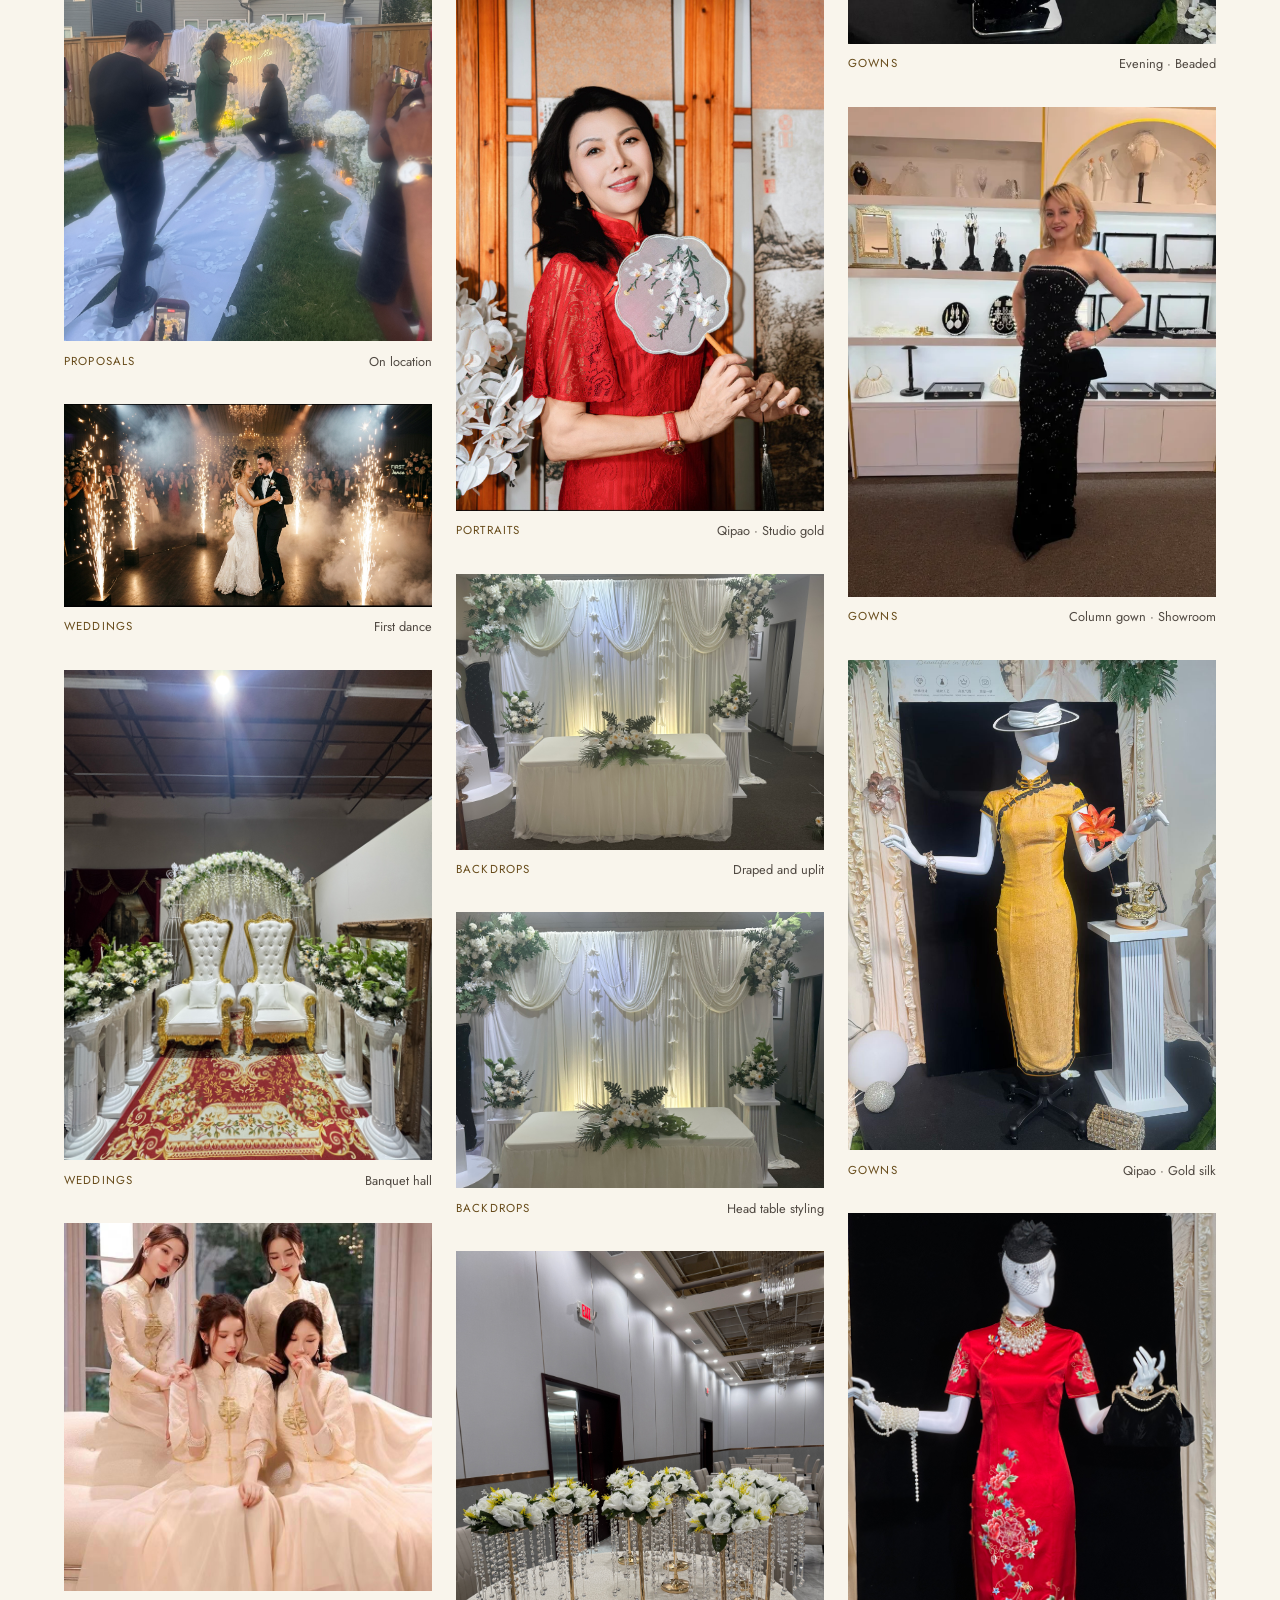
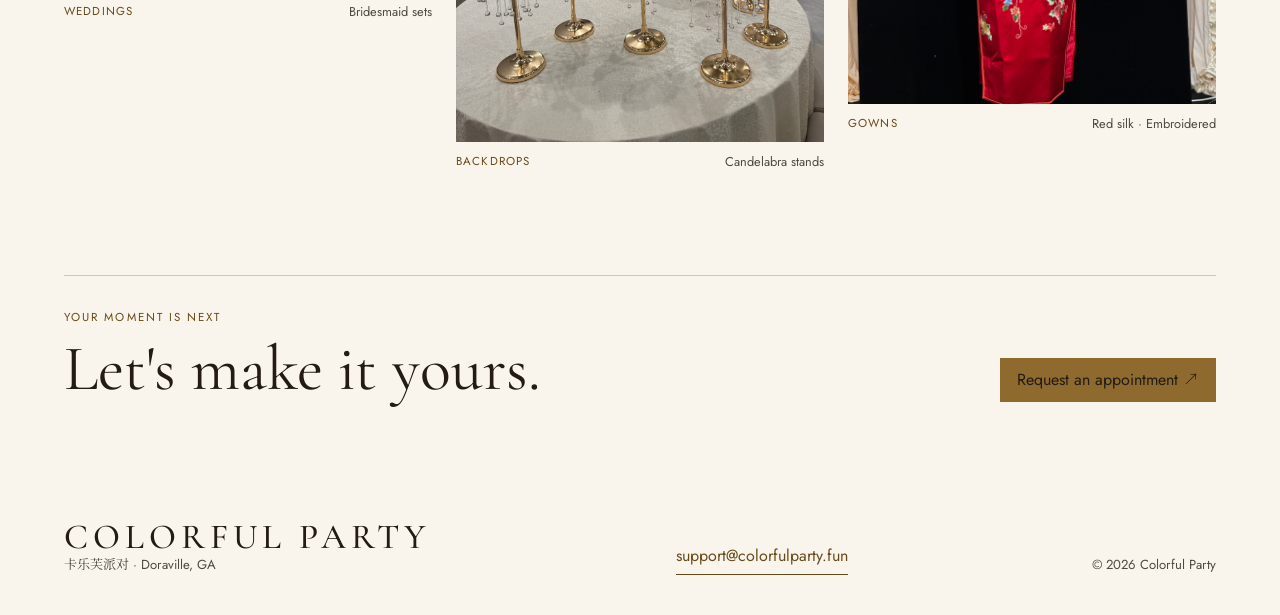
<file: gallery.html>
<!doctype html>
<html lang="en">
<head>
  <meta charset="utf-8">
  <meta name="viewport" content="width=device-width, initial-scale=1">
  <meta name="theme-color" content="#f8f4ea">
  <meta name="description" content="Explore Colorful Party's real proposals, weddings, celebrations, portraits, backdrops and gowns in the Atlanta area.">
  <title>Gallery · Colorful Party 卡乐芙派对</title>
  <link rel="preconnect" href="https://fonts.googleapis.com">
  <link rel="preconnect" href="https://fonts.gstatic.com" crossorigin>
  <link href="https://fonts.googleapis.com/css2?family=Cormorant+Garamond:wght@400;500;600&family=Jost:wght@400;500;600&family=Noto+Serif+SC:wght@400;500&display=swap" rel="stylesheet">
  <link rel="stylesheet" href="./new-site/site.css">
  <link rel="stylesheet" href="./new-site/gallery.css">
</head>
<body>
  <a class="skip-link" href="#main" data-en="Skip to content" data-zh="跳到主要内容">Skip to content</a>
  <header class="site-header">
    <a class="brand" href="./index.html" aria-label="Colorful Party homepage">
      <span class="brand-name">Colorful Party</span><span class="brand-zh">卡乐芙派对</span>
    </a>
    <div class="header-actions">
      <a class="header-gallery" href="./index.html" data-en="Home" data-zh="首页">Home</a>
      <div class="language-toggle" role="group" aria-label="Language / 语言">
        <button type="button" data-language="en" aria-pressed="true">EN</button>
        <button type="button" data-language="zh" aria-pressed="false">中文</button>
      </div>
      <a class="header-appointment" href="./index.html#appointment" data-en="Book a visit" data-zh="预约咨询">Book a visit</a>
    </div>
  </header>
  <main id="main" class="gallery-page">
    <div class="gallery-heading">
      <p class="service-kicker" data-en="Colorful Party · Selected work" data-zh="卡乐芙派对 · 作品集">Colorful Party · Selected work</p>
      <h1 data-en="Moments we have kept." data-zh="我们记录的珍贵瞬间。">Moments we have kept.</h1>
      <p data-en="Portraits, places and celebrations. A closer look at Colorful Party." data-zh="人像、场景与庆典，用照片认识卡乐芙派对。">Portraits, places and celebrations. A closer look at Colorful Party.</p>
    </div>
    <nav class="gallery-filters" id="gallery-filters" aria-label="Gallery categories"></nav>
    <p class="gallery-results" id="gallery-results" role="status" aria-live="polite"></p>
    <div class="gallery-grid" id="gallery-grid"></div>
    <section class="gallery-cta">
      <div><p class="service-kicker" data-en="Your moment is next" data-zh="下一个精彩时刻">Your moment is next</p><h2 data-en="Let's make it yours." data-zh="一起创造属于你的时刻。">Let's make it yours.</h2></div>
      <a class="header-appointment" href="./index.html#appointment" data-en="Request an appointment ↗" data-zh="预约咨询 ↗">Request an appointment ↗</a>
    </section>
  </main>
  <footer class="footer"><div><span class="brand-name">Colorful Party</span><p>卡乐芙派对 · Doraville, GA</p></div><a class="text-link" href="mailto:support@colorfulparty.fun">support@colorfulparty.fun</a><p>© 2026 Colorful Party</p></footer>
  <dialog class="photo-viewer" id="photo-viewer" aria-labelledby="viewer-caption">
    <div class="viewer-toolbar"><p id="viewer-count" aria-live="polite"></p><button type="button" id="viewer-close" data-en="Close ×" data-zh="关闭 ×">Close ×</button></div>
    <img id="viewer-image" alt="">
    <div class="viewer-bottom"><button type="button" id="viewer-prev" data-en="← Previous" data-zh="← 上一张">← Previous</button><p id="viewer-caption" aria-live="polite"></p><button type="button" id="viewer-next" data-en="Next →" data-zh="下一张 →">Next →</button></div>
  </dialog>
  <script src="./new-site/gallery.js" defer></script>
</body>
</html>
</file>
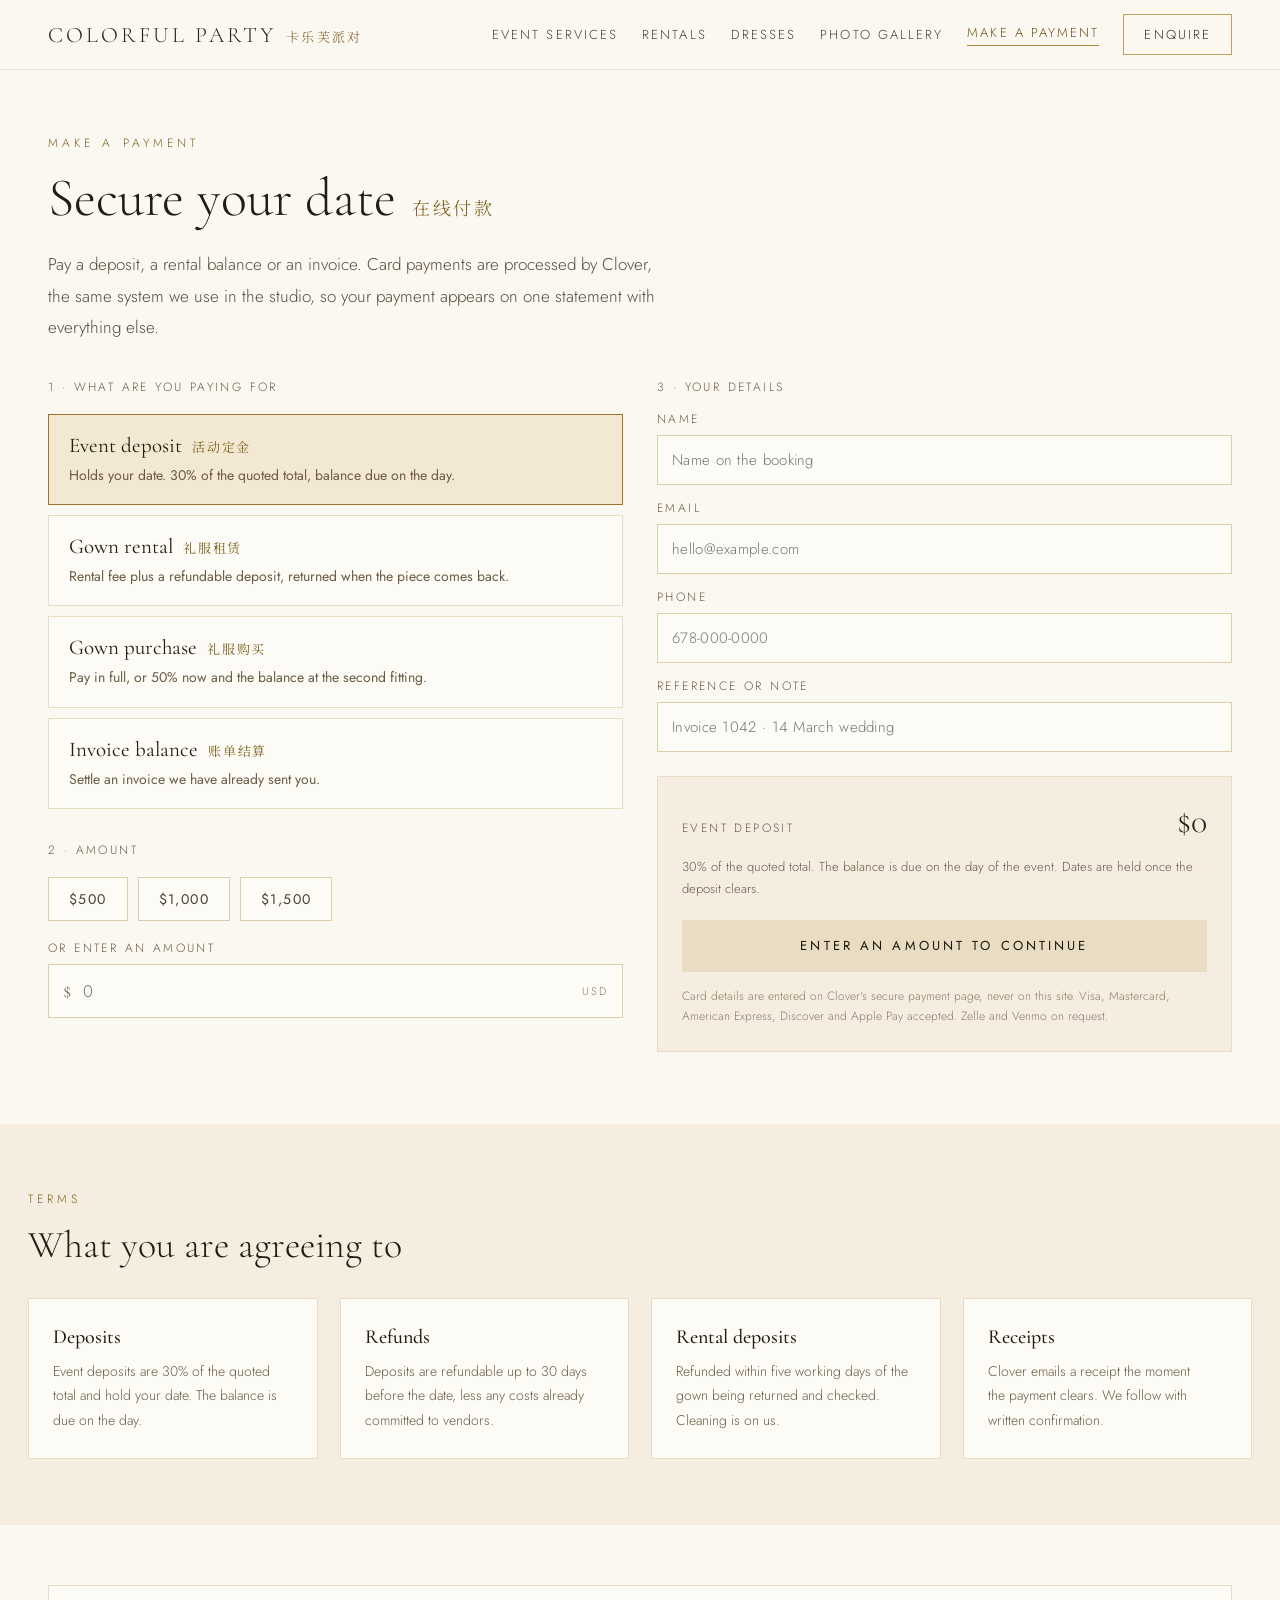
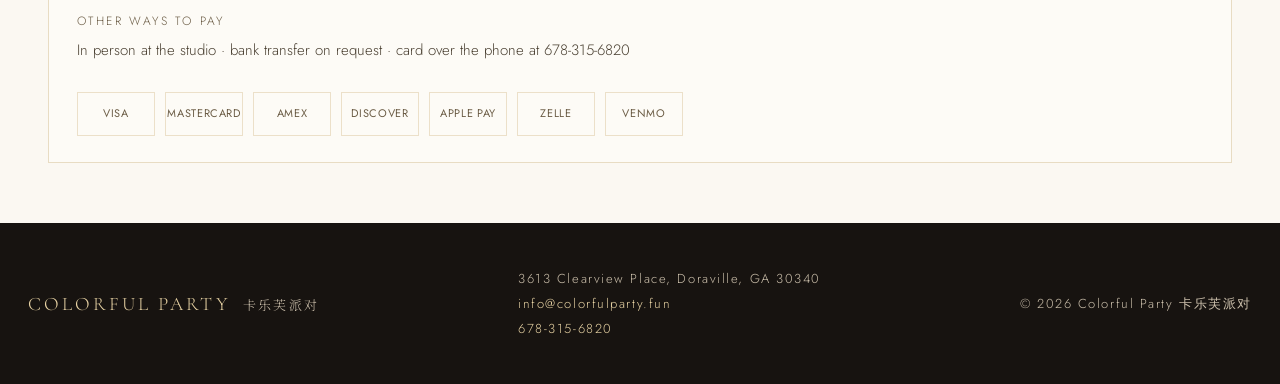
<file: payments.html>
<!DOCTYPE html>
<html lang="en">
<head>
<meta charset="utf-8">
<meta name="viewport" content="width=device-width, initial-scale=1">
<title>Make a Payment — Colorful Party</title>
<meta name="description" content="Pay a deposit, rental balance or invoice to Colorful Party securely online. Card payments are processed by Clover.">
<link rel="preconnect" href="https://fonts.googleapis.com" />
<link rel="preconnect" href="https://fonts.gstatic.com" crossorigin="anonymous" />
<link href="https://fonts.googleapis.com/css2?family=Cormorant+Garamond:ital,wght@0,300;0,400;0,500;0,600&family=Jost:wght@300;400;500&family=Noto+Serif+SC:wght@300;400&display=swap" rel="stylesheet" />
<link rel="stylesheet" href="./site.css" />
</head>
<body>

  <header style="position: sticky; top: 0; z-index: 50; background: rgba(251, 248, 242, 0.92); backdrop-filter: blur(10px); border-bottom: 1px solid #ece0c9;">
    <div class="cp-header-inner" style="max-width: 1240px; margin: 0 auto; padding: 14px 28px; display: flex; align-items: center; justify-content: space-between; gap: 24px;">
      <a href="index.html" class="cp-logo-lockup" style="display: flex; align-items: baseline; gap: 10px; color: #2b2419;">
        <span style="font-family: 'Cormorant Garamond', Georgia, serif; font-size: 22px; letter-spacing: 0.14em; text-transform: uppercase;">Colorful Party</span>
        <span style="font-family: 'Noto Serif SC', serif; font-size: 13px; letter-spacing: 0.18em; color: #7d6220;">卡乐芙派对</span>
      </a>
      <nav class="cp-nav" style="display: flex; flex-wrap: wrap; align-items: center; justify-content: flex-end; row-gap: 10px; column-gap: 24px; font-size: 13px; letter-spacing: 0.16em; text-transform: uppercase;">
        <a href="event-services.html" class="cp-nav-link">Event Services</a>
        <a href="rentals.html" class="cp-nav-link">Rentals</a>
        <a href="dresses.html" class="cp-nav-link">Dresses</a>
        <a href="gallery.html" class="cp-nav-link">Photo Gallery</a>
        <a href="payments.html" class="cp-nav-link-active">Make a Payment</a>
        <a href="index.html#contact" class="cp-enquire-link">Enquire</a>
      </nav>
    </div>
  </header>

  <section style="max-width: 1240px; margin: 0 auto; padding: 64px 28px 34px;">
    <div style="font-size: 12px; letter-spacing: 0.34em; text-transform: uppercase; color: #7d6220;">Make a payment</div>
    <h1 style="margin: 16px 0 0; font-family: 'Cormorant Garamond', Georgia, serif; font-weight: 300; font-size: clamp(32px, 4.6vw, 54px); line-height: 1.1; color: #221c12;">Secure your date<span style="font-family: 'Noto Serif SC', serif; font-size: 18px; letter-spacing: 0.14em; color: #7d6220; margin-left: 16px;">在线付款</span></h1>
    <p style="margin: 22px 0 0; max-width: 620px; font-size: 17px; line-height: 1.85; color: #574c3c; text-wrap: pretty;">Pay a deposit, a rental balance or an invoice. Card payments are processed by Clover, the same system we use in the studio, so your payment appears on one statement with everything else.</p>
  </section>

  <section style="max-width: 1240px; margin: 0 auto; padding: 0 28px 72px;">
    <div style="display: grid; grid-template-columns: repeat(auto-fit, minmax(320px, 1fr)); gap: 34px; align-items: start;">

      <div style="display: grid; gap: 18px;">
        <div style="font-size: 12px; letter-spacing: 0.2em; text-transform: uppercase; color: #6b5c45;">1 · What are you paying for</div>
        <div id="pay-kinds" style="display: grid; gap: 10px;"></div>

        <div style="margin-top: 14px; font-size: 12px; letter-spacing: 0.2em; text-transform: uppercase; color: #6b5c45;">2 · Amount</div>
        <div id="pay-presets" style="display: flex; flex-wrap: wrap; gap: 10px;"></div>
        <label style="display: grid; gap: 7px;">
          <span style="font-size: 12px; letter-spacing: 0.2em; text-transform: uppercase; color: #6b5c45;">Or enter an amount</span>
          <span style="display: flex; align-items: center; gap: 10px; padding: 13px 14px; border: 1px solid #ddcda9; background: #fdfbf6;">
            <span style="font-family: 'Cormorant Garamond', Georgia, serif; font-size: 20px; color: #6b5c45;">$</span>
            <input type="text" id="pay-amount" inputmode="decimal" placeholder="0" style="flex: 1; border: none; background: transparent; outline: none; font-family: 'Jost', sans-serif; font-size: 17px; font-weight: 300; color: #221c12;" />
            <span style="font-size: 11px; letter-spacing: 0.18em; text-transform: uppercase; color: #8d7c62;">USD</span>
          </span>
        </label>
      </div>

      <div style="display: grid; gap: 14px;">
        <div style="font-size: 12px; letter-spacing: 0.2em; text-transform: uppercase; color: #6b5c45;">3 · Your details</div>
        <label style="display: grid; gap: 7px;">
          <span style="font-size: 12px; letter-spacing: 0.2em; text-transform: uppercase; color: #6b5c45;">Name</span>
          <input type="text" placeholder="Name on the booking" class="cp-input" />
        </label>
        <label style="display: grid; gap: 7px;">
          <span style="font-size: 12px; letter-spacing: 0.2em; text-transform: uppercase; color: #6b5c45;">Email</span>
          <input type="text" placeholder="hello@example.com" class="cp-input" />
        </label>
        <label style="display: grid; gap: 7px;">
          <span style="font-size: 12px; letter-spacing: 0.2em; text-transform: uppercase; color: #6b5c45;">Phone</span>
          <input type="text" placeholder="678-000-0000" class="cp-input" />
        </label>
        <label style="display: grid; gap: 7px;">
          <span style="font-size: 12px; letter-spacing: 0.2em; text-transform: uppercase; color: #6b5c45;">Reference or note</span>
          <input type="text" placeholder="Invoice 1042 · 14 March wedding" class="cp-input" />
        </label>

        <div style="margin-top: 10px; padding: 24px; background: #f5eee0; border: 1px solid #e8dcc3;">
          <div style="display: flex; align-items: baseline; justify-content: space-between; gap: 16px;">
            <span id="pay-summary-label" style="font-size: 12px; letter-spacing: 0.2em; text-transform: uppercase; color: #6b5c45;">Event deposit</span>
            <span id="pay-display" style="font-family: 'Cormorant Garamond', Georgia, serif; font-size: 34px; color: #221c12;">$0</span>
          </div>
          <p id="pay-terms" style="margin: 14px 0 0; font-size: 13px; line-height: 1.7; color: #6b5c45;"></p>
          <button type="button" id="pay-button" style="margin-top: 20px; width: 100%; min-height: 52px; padding: 16px 22px; cursor: pointer; border: none; background: #e8dcc3; color: #1e1810; font-family: 'Jost', sans-serif; font-size: 13px; letter-spacing: 0.24em; text-transform: uppercase; transition: background 160ms ease;">Enter an amount to continue</button>
          <p style="margin: 14px 0 0; font-size: 12px; line-height: 1.7; color: #8d7c62;">Card details are entered on Clover's secure payment page, never on this site. Visa, Mastercard, American Express, Discover and Apple Pay accepted. Zelle and Venmo on request.</p>
        </div>
      </div>
    </div>
  </section>

  <section style="background: #f5eee0; padding: 66px 28px;">
    <div style="max-width: 1240px; margin: 0 auto;">
      <div style="font-size: 12px; letter-spacing: 0.34em; text-transform: uppercase; color: #7d6220;">Terms</div>
      <h2 style="margin: 14px 0 30px; font-family: 'Cormorant Garamond', Georgia, serif; font-weight: 300; font-size: clamp(26px, 3.2vw, 38px); color: #221c12;">What you are agreeing to</h2>
      <div style="display: grid; grid-template-columns: repeat(auto-fit, minmax(250px, 1fr)); gap: 22px;">

        <div style="padding: 26px 24px; background: #fdfbf6; border: 1px solid #e8dcc3;">
          <h3 style="margin: 0; font-family: 'Cormorant Garamond', Georgia, serif; font-weight: 500; font-size: 20px; color: #221c12;">Deposits</h3>
          <p style="margin: 10px 0 0; font-size: 14px; line-height: 1.75; color: #6b5c45; text-wrap: pretty;">Event deposits are 30% of the quoted total and hold your date. The balance is due on the day.</p>
        </div>

        <div style="padding: 26px 24px; background: #fdfbf6; border: 1px solid #e8dcc3;">
          <h3 style="margin: 0; font-family: 'Cormorant Garamond', Georgia, serif; font-weight: 500; font-size: 20px; color: #221c12;">Refunds</h3>
          <p style="margin: 10px 0 0; font-size: 14px; line-height: 1.75; color: #6b5c45; text-wrap: pretty;">Deposits are refundable up to 30 days before the date, less any costs already committed to vendors.</p>
        </div>

        <div style="padding: 26px 24px; background: #fdfbf6; border: 1px solid #e8dcc3;">
          <h3 style="margin: 0; font-family: 'Cormorant Garamond', Georgia, serif; font-weight: 500; font-size: 20px; color: #221c12;">Rental deposits</h3>
          <p style="margin: 10px 0 0; font-size: 14px; line-height: 1.75; color: #6b5c45; text-wrap: pretty;">Refunded within five working days of the gown being returned and checked. Cleaning is on us.</p>
        </div>

        <div style="padding: 26px 24px; background: #fdfbf6; border: 1px solid #e8dcc3;">
          <h3 style="margin: 0; font-family: 'Cormorant Garamond', Georgia, serif; font-weight: 500; font-size: 20px; color: #221c12;">Receipts</h3>
          <p style="margin: 10px 0 0; font-size: 14px; line-height: 1.75; color: #6b5c45; text-wrap: pretty;">Clover emails a receipt the moment the payment clears. We follow with written confirmation.</p>
        </div>

      </div>
    </div>
  </section>

  <section style="max-width: 1240px; margin: 0 auto; padding: 60px 28px;">
    <div style="display: flex; flex-wrap: wrap; gap: 28px 44px; align-items: center; justify-content: space-between; padding: 26px 28px; border: 1px solid #e8dcc3; background: #fdfbf6;">
      <div style="display: grid; gap: 8px;">
        <span style="font-size: 12px; letter-spacing: 0.2em; text-transform: uppercase; color: #6b5c45;">Other ways to pay</span>
        <span style="font-size: 15px; line-height: 1.7; color: #4a4032;">In person at the studio · bank transfer on request · card over the phone at 678-315-6820</span>
      </div>
      <div style="display: flex; flex-wrap: wrap; gap: 10px; align-items: center;">
        <span style="width: 78px; height: 44px; display: flex; align-items: center; justify-content: center; padding: 6px; border: 1px solid #ece0c9; background: #fdfbf6; flex: none;"><span style="font-family: 'Jost', sans-serif; font-size: 11px; font-weight: 400; letter-spacing: 0.06em; text-transform: uppercase; color: #6b5c45; text-align: center; line-height: 1.2;">Visa</span></span>
        <span style="width: 78px; height: 44px; display: flex; align-items: center; justify-content: center; padding: 6px; border: 1px solid #ece0c9; background: #fdfbf6; flex: none;"><span style="font-family: 'Jost', sans-serif; font-size: 11px; font-weight: 400; letter-spacing: 0.06em; text-transform: uppercase; color: #6b5c45; text-align: center; line-height: 1.2;">Mastercard</span></span>
        <span style="width: 78px; height: 44px; display: flex; align-items: center; justify-content: center; padding: 6px; border: 1px solid #ece0c9; background: #fdfbf6; flex: none;"><span style="font-family: 'Jost', sans-serif; font-size: 11px; font-weight: 400; letter-spacing: 0.06em; text-transform: uppercase; color: #6b5c45; text-align: center; line-height: 1.2;">Amex</span></span>
        <span style="width: 78px; height: 44px; display: flex; align-items: center; justify-content: center; padding: 6px; border: 1px solid #ece0c9; background: #fdfbf6; flex: none;"><span style="font-family: 'Jost', sans-serif; font-size: 11px; font-weight: 400; letter-spacing: 0.06em; text-transform: uppercase; color: #6b5c45; text-align: center; line-height: 1.2;">Discover</span></span>
        <span style="width: 78px; height: 44px; display: flex; align-items: center; justify-content: center; padding: 6px; border: 1px solid #ece0c9; background: #fdfbf6; flex: none;"><span style="font-family: 'Jost', sans-serif; font-size: 11px; font-weight: 400; letter-spacing: 0.06em; text-transform: uppercase; color: #6b5c45; text-align: center; line-height: 1.2;">Apple Pay</span></span>
        <span style="width: 78px; height: 44px; display: flex; align-items: center; justify-content: center; padding: 6px; border: 1px solid #ece0c9; background: #fdfbf6; flex: none;"><span style="font-family: 'Jost', sans-serif; font-size: 11px; font-weight: 400; letter-spacing: 0.06em; text-transform: uppercase; color: #6b5c45; text-align: center; line-height: 1.2;">Zelle</span></span>
        <span style="width: 78px; height: 44px; display: flex; align-items: center; justify-content: center; padding: 6px; border: 1px solid #ece0c9; background: #fdfbf6; flex: none;"><span style="font-family: 'Jost', sans-serif; font-size: 11px; font-weight: 400; letter-spacing: 0.06em; text-transform: uppercase; color: #6b5c45; text-align: center; line-height: 1.2;">Venmo</span></span>
      </div>
    </div>
  </section>

  <footer style="background: #171310; color: #cbbfab; padding: 46px 28px;">
    <div style="max-width: 1240px; margin: 0 auto; display: flex; flex-wrap: wrap; gap: 20px; align-items: center; justify-content: space-between; font-size: 13px; letter-spacing: 0.12em;">
      <span style="display: flex; align-items: baseline; gap: 12px;">
        <span style="font-family: 'Cormorant Garamond', Georgia, serif; font-size: 19px; letter-spacing: 0.16em; text-transform: uppercase; color: #e8d3a4;">Colorful Party</span>
        <span style="font-family: 'Noto Serif SC', serif; font-size: 13px; letter-spacing: 0.18em; color: #cbbfab;">卡乐芙派对</span>
      </span>
      <span style="display: grid; gap: 6px;">
        <span>3613 Clearview Place, Doraville, GA 30340</span>
        <a href="mailto:info@colorfulparty.fun" class="cp-footer-contact">info@colorfulparty.fun</a>
        <a href="tel:+16783156820" class="cp-footer-contact">678-315-6820</a>
      </span>
      <span>© 2026 Colorful Party 卡乐芙派对</span>
    </div>
  </footer>

  <script>
  (function () {
    var KINDS = [
      { id: 'event', title: 'Event deposit', zh: '活动定金', detail: 'Holds your date. 30% of the quoted total, balance due on the day.', presets: [500, 1000, 1500], terms: '30% of the quoted total. The balance is due on the day of the event. Dates are held once the deposit clears.' },
      { id: 'rental', title: 'Gown rental', zh: '礼服租赁', detail: 'Rental fee plus a refundable deposit, returned when the piece comes back.', presets: [240, 380, 460], terms: 'Includes one fitting, steaming and light alterations. A refundable deposit is held until the gown is returned and checked.' },
      { id: 'purchase', title: 'Gown purchase', zh: '礼服购买', detail: 'Pay in full, or 50% now and the balance at the second fitting.', presets: [725, 1450, 2480], terms: 'Two fittings and all alterations included. Made-to-order pieces run six to eight weeks from the first payment.' },
      { id: 'invoice', title: 'Invoice balance', zh: '账单结算', detail: 'Settle an invoice we have already sent you.', presets: [], terms: 'Enter the amount shown on your invoice and put the invoice number in the reference field.' }
    ];

    var state = { kind: 'event', amount: '' };

    function active() {
      return KINDS.filter(function (k) { return k.id === state.kind; })[0] || KINDS[0];
    }

    function money(v) {
      var n = parseFloat(String(v).replace(/[^0-9.]/g, ''));
      if (!n || n <= 0) return '';
      return '$' + n.toLocaleString('en-US', { maximumFractionDigits: 0 });
    }

    function render() {
      var kind = active();
      var display = money(state.amount);
      var ready = !!display;

      var kindsEl = document.getElementById('pay-kinds');
      kindsEl.innerHTML = KINDS.map(function (k) {
        var on = k.id === state.kind;
        return (
          '<button type="button" data-kind="' + k.id + '" style="text-align: left; cursor: pointer; padding: 18px 20px; display: grid; gap: 6px; border: 1px solid ' + (on ? '#9a7529' : '#e8dcc3') + '; background: ' + (on ? '#f3e9d3' : '#fdfbf6') + '; font-family: \'Jost\', sans-serif;">' +
            '<span style="display: flex; align-items: baseline; gap: 10px; flex-wrap: wrap;">' +
              '<span style="font-family: \'Cormorant Garamond\', Georgia, serif; font-size: 21px; color: #221c12;">' + k.title + '</span>' +
              '<span style="font-family: \'Noto Serif SC\', serif; font-size: 13px; letter-spacing: 0.14em; color: #7d6220;">' + k.zh + '</span>' +
            '</span>' +
            '<span style="font-size: 14px; line-height: 1.6; color: #6b5c45;">' + k.detail + '</span>' +
          '</button>'
        );
      }).join('');
      Array.prototype.forEach.call(kindsEl.querySelectorAll('button'), function (btn) {
        btn.addEventListener('click', function () {
          state.kind = btn.dataset.kind;
          state.amount = '';
          render();
        });
      });

      var presetsEl = document.getElementById('pay-presets');
      presetsEl.innerHTML = kind.presets.map(function (p) {
        var on = String(p) === String(state.amount);
        return '<button type="button" data-amount="' + p + '" style="min-height: 44px; padding: 11px 20px; cursor: pointer; font-family: \'Jost\', sans-serif; font-size: 14px; letter-spacing: 0.1em; border: 1px solid ' + (on ? '#9a7529' : '#ddcda9') + '; background: ' + (on ? '#f3e9d3' : '#fdfbf6') + '; color: ' + (on ? '#6f5116' : '#4a4032') + ';">$' + p.toLocaleString('en-US') + '</button>';
      }).join('');
      Array.prototype.forEach.call(presetsEl.querySelectorAll('button'), function (btn) {
        btn.addEventListener('click', function () {
          state.amount = btn.dataset.amount;
          render();
        });
      });

      document.getElementById('pay-summary-label').textContent = kind.title;
      document.getElementById('pay-display').textContent = display || '$0';
      document.getElementById('pay-terms').textContent = kind.terms;

      var btn = document.getElementById('pay-button');
      btn.textContent = ready ? 'Continue to secure checkout' : 'Enter an amount to continue';
      btn.style.background = ready ? '#c2a15c' : '#e8dcc3';
      btn.onclick = function () {
        if (!ready) return;
        // Clover Hosted Checkout: a small server endpoint creates the checkout
        // session with your Clover API key and returns its one-time URL. The
        // key must never live in this page. Swap this alert for:
        //   const r = await fetch('/api/clover/checkout', { method: 'POST',
        //     body: JSON.stringify({ kind: state.kind, amount: state.amount }) });
        //   window.location.href = (await r.json()).href;
        window.alert(
          'Checkout is not connected yet.\n\n' +
          kind.title + ' — ' + display + '\n\n' +
          'Once the site is hosted, this button opens Clover\'s secure payment page.'
        );
      };
    }

    var amountInput = document.getElementById('pay-amount');
    amountInput.addEventListener('input', function () {
      state.amount = amountInput.value;
      render();
    });

    render();
  })();
  </script>

</body>
</html>
</file>
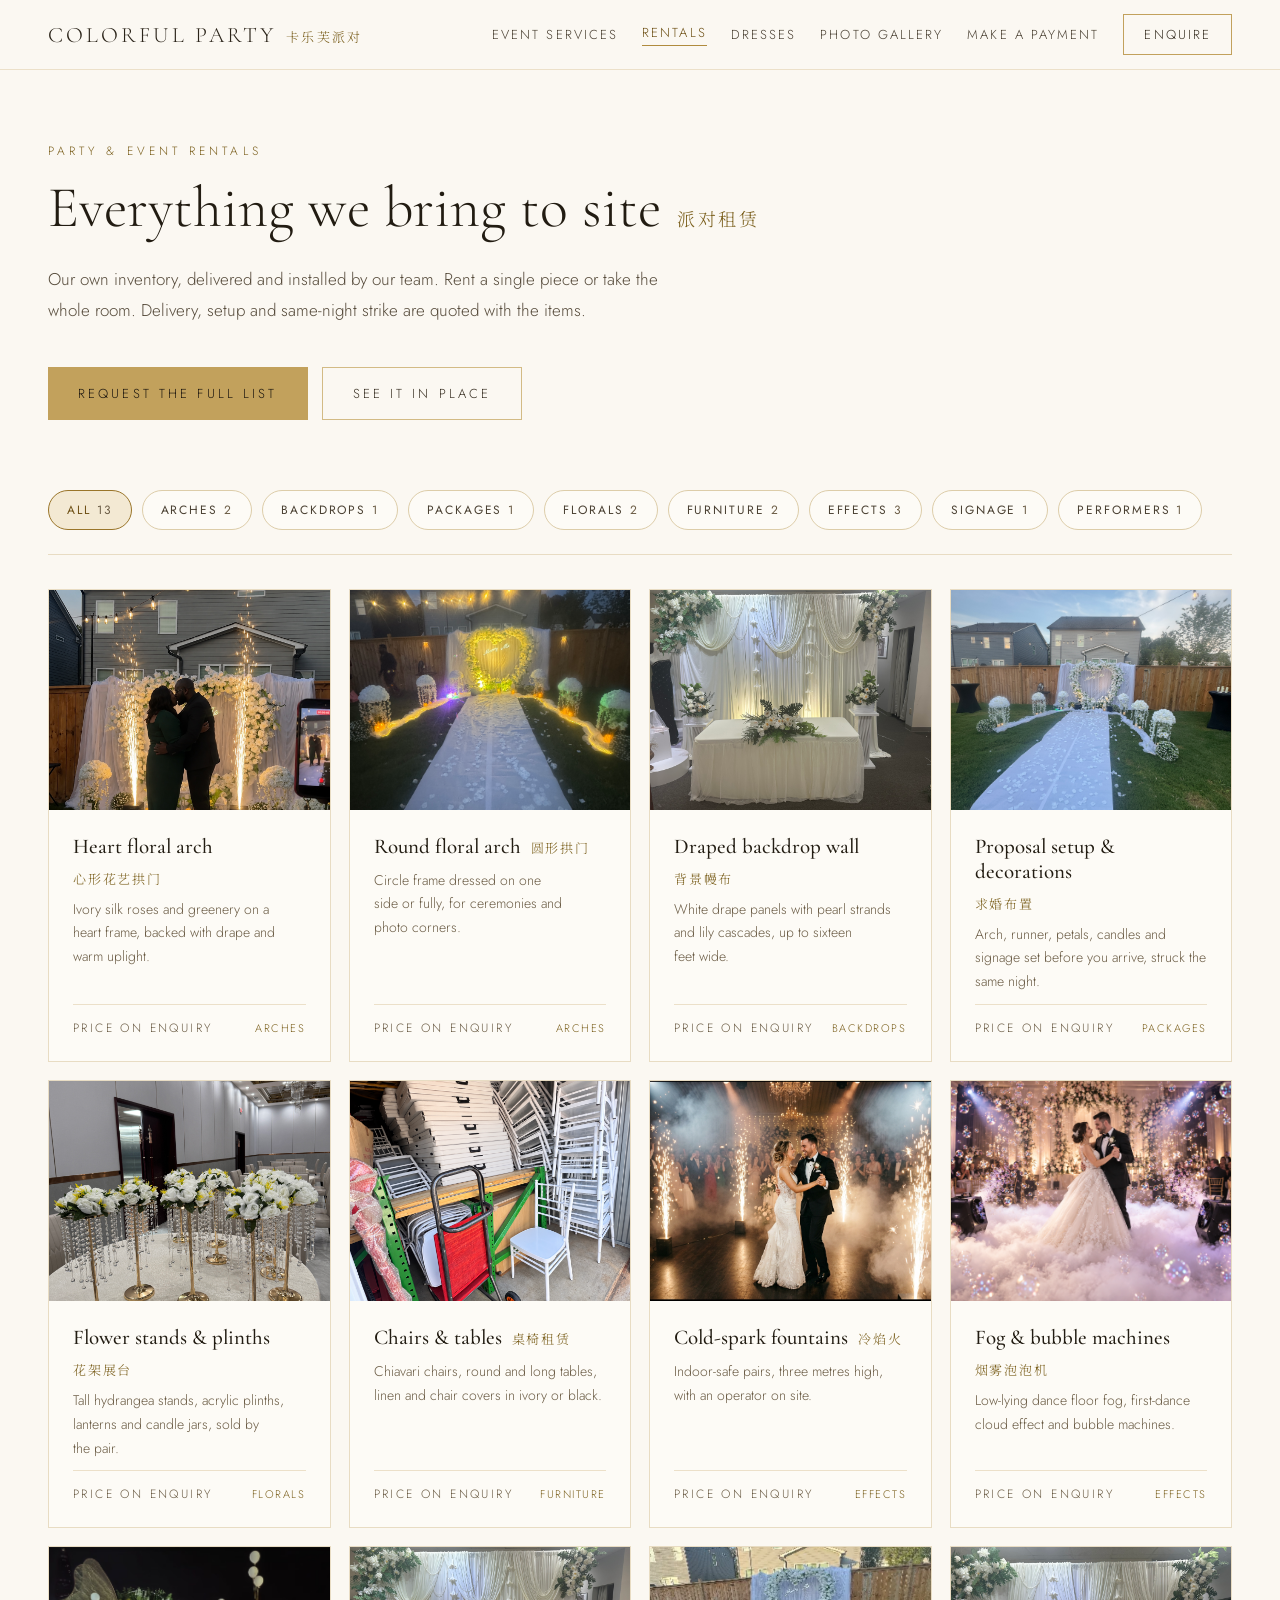
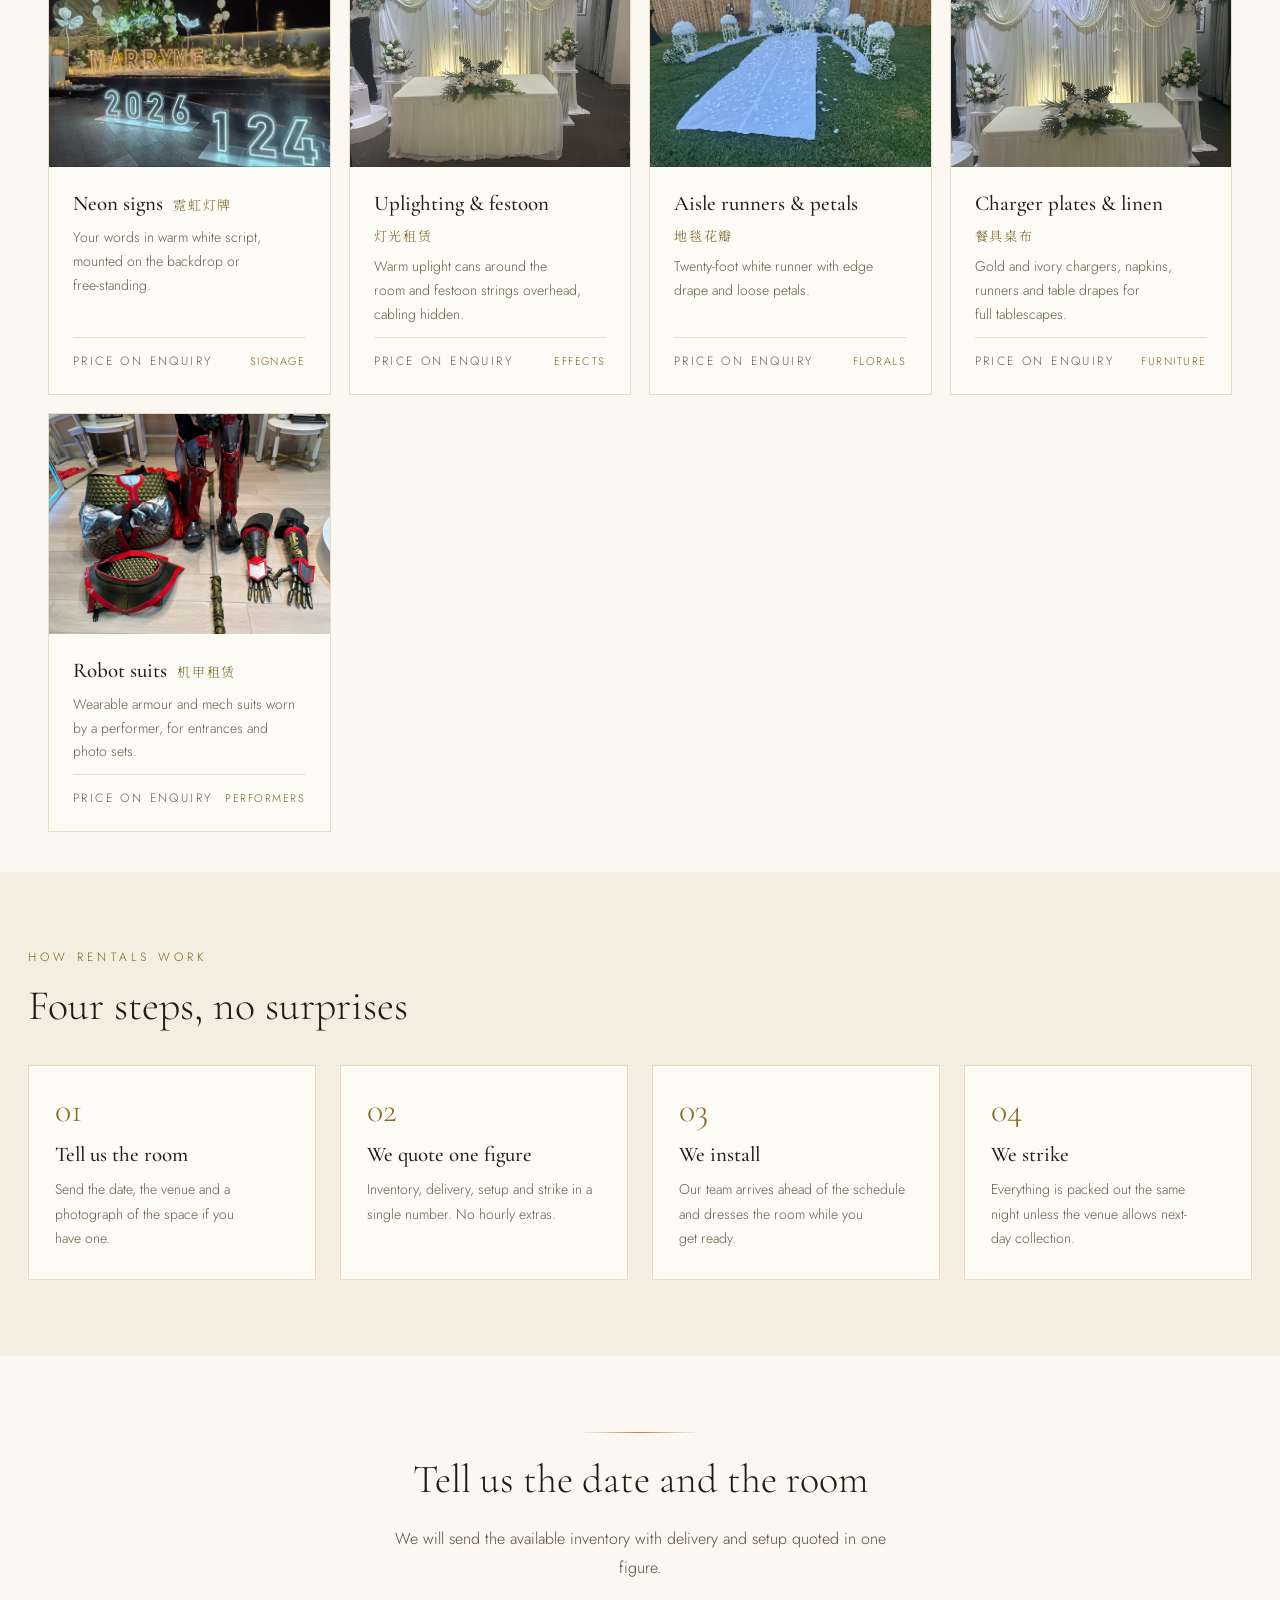
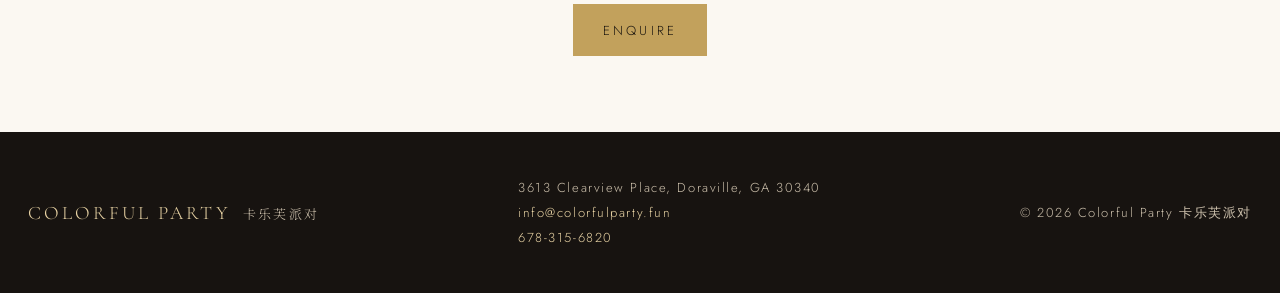
<file: rentals.html>
<!DOCTYPE html>
<html lang="en">
<head>
<meta charset="utf-8">
<meta name="viewport" content="width=device-width, initial-scale=1">
<title>Rentals — Colorful Party</title>
<meta name="description" content="Party and event rentals from Colorful Party — floral arches, draped backdrops, chairs and tables, lighting effects and more, delivered and installed by our team.">
<link rel="preconnect" href="https://fonts.googleapis.com" />
<link rel="preconnect" href="https://fonts.gstatic.com" crossorigin="anonymous" />
<link href="https://fonts.googleapis.com/css2?family=Cormorant+Garamond:ital,wght@0,300;0,400;0,500;0,600&family=Jost:wght@300;400;500&family=Noto+Serif+SC:wght@300;400&display=swap" rel="stylesheet" />
<link rel="stylesheet" href="./site.css" />
</head>
<body>

  <header style="position: sticky; top: 0; z-index: 50; background: rgba(251, 248, 242, 0.92); backdrop-filter: blur(10px); border-bottom: 1px solid #ece0c9;">
    <div class="cp-header-inner" style="max-width: 1240px; margin: 0 auto; padding: 14px 28px; display: flex; align-items: center; justify-content: space-between; gap: 24px;">
      <a href="index.html" class="cp-logo-lockup" style="display: flex; align-items: baseline; gap: 10px; color: #2b2419;">
        <span style="font-family: 'Cormorant Garamond', Georgia, serif; font-size: 22px; letter-spacing: 0.14em; text-transform: uppercase;">Colorful Party</span>
        <span style="font-family: 'Noto Serif SC', serif; font-size: 13px; letter-spacing: 0.18em; color: #7d6220;">卡乐芙派对</span>
      </a>
      <nav class="cp-nav" style="display: flex; flex-wrap: wrap; align-items: center; justify-content: flex-end; row-gap: 10px; column-gap: 24px; font-size: 13px; letter-spacing: 0.16em; text-transform: uppercase;">
        <a href="event-services.html" class="cp-nav-link">Event Services</a>
        <a href="rentals.html" class="cp-nav-link-active">Rentals</a>
        <a href="dresses.html" class="cp-nav-link">Dresses</a>
        <a href="gallery.html" class="cp-nav-link">Photo Gallery</a>
        <a href="payments.html" class="cp-nav-link">Make a Payment</a>
        <a href="index.html#contact" class="cp-enquire-link">Enquire</a>
      </nav>
    </div>
  </header>

  <section style="max-width: 1240px; margin: 0 auto; padding: 72px 28px 40px;">
    <div style="font-size: 12px; letter-spacing: 0.34em; text-transform: uppercase; color: #7d6220;">Party &amp; event rentals</div>
    <h1 style="margin: 16px 0 0; font-family: 'Cormorant Garamond', Georgia, serif; font-weight: 300; font-size: clamp(34px, 5vw, 58px); line-height: 1.1; color: #221c12;">Everything we bring to site<span style="font-family: 'Noto Serif SC', serif; font-size: 18px; letter-spacing: 0.14em; color: #7d6220; margin-left: 16px;">派对租赁</span></h1>
    <p style="margin: 24px 0 0; max-width: 640px; font-size: 17px; line-height: 1.85; color: #574c3c; text-wrap: pretty;">Our own inventory, delivered and installed by our team. Rent a single piece or take the whole room. Delivery, setup and same-night strike are quoted with the items.</p>
    <div style="margin: 40px 0 0; display: flex; flex-wrap: wrap; gap: 14px;">
      <a href="index.html#contact" class="cp-btn-primary">Request the full list</a>
      <a href="gallery.html" class="cp-btn-outline">See it in place</a>
    </div>
  </section>

  <section style="max-width: 1240px; margin: 0 auto; padding: 30px 28px 40px;">
    <div style="display: flex; flex-wrap: wrap; gap: 10px; padding-bottom: 24px; border-bottom: 1px solid #e8dcc3;">
      <button type="button" class="cp-filter cp-filter-active" data-filter="All">All <span class="cp-count">13</span></button>
      <button type="button" class="cp-filter" data-filter="Arches">Arches <span class="cp-count">2</span></button>
      <button type="button" class="cp-filter" data-filter="Backdrops">Backdrops <span class="cp-count">1</span></button>
      <button type="button" class="cp-filter" data-filter="Packages">Packages <span class="cp-count">1</span></button>
      <button type="button" class="cp-filter" data-filter="Florals">Florals <span class="cp-count">2</span></button>
      <button type="button" class="cp-filter" data-filter="Furniture">Furniture <span class="cp-count">2</span></button>
      <button type="button" class="cp-filter" data-filter="Effects">Effects <span class="cp-count">3</span></button>
      <button type="button" class="cp-filter" data-filter="Signage">Signage <span class="cp-count">1</span></button>
      <button type="button" class="cp-filter" data-filter="Performers">Performers <span class="cp-count">1</span></button>
    </div>
    <div id="rentals-grid" style="display: grid; grid-template-columns: repeat(auto-fill, minmax(260px, 1fr)); gap: 18px; margin-top: 34px;">

      <article id="arch-heart" class="rental-card" data-cat="Arches" style="background: #fdfbf6; border: 1px solid #e8dcc3; display: flex; flex-direction: column;">
        <div style="height: 220px; position: relative;">
          <img src="uploads/E51BB611-C2B8-48FE-ACF8-464E5DBF6C53.PNG" alt="Heart-shaped floral arch lit with cold-spark fountains" style="display: block; width: 100%; height: 100%; object-fit: cover;" />
        </div>
        <div style="padding: 24px; display: flex; flex-direction: column; gap: 10px; flex: 1;">
          <div style="display: flex; align-items: baseline; gap: 10px; flex-wrap: wrap;">
            <h2 style="margin: 0; font-family: 'Cormorant Garamond', Georgia, serif; font-weight: 500; font-size: 21px; color: #221c12;">Heart floral arch</h2>
            <span style="font-family: 'Noto Serif SC', serif; font-size: 13px; letter-spacing: 0.14em; color: #7d6220;">心形花艺拱门</span>
          </div>
          <p style="margin: 0; font-size: 14px; line-height: 1.7; color: #6b5c45; text-wrap: pretty;">Ivory silk roses and greenery on a heart frame, backed with drape and warm uplight.</p>
          <div style="margin-top: auto; padding-top: 14px; display: flex; flex-wrap: wrap; align-items: center; justify-content: space-between; gap: 8px 12px; border-top: 1px solid #ece0c9;">
            <span style="font-size: 12px; letter-spacing: 0.2em; text-transform: uppercase; color: #6b5c45; white-space: nowrap;">Price on enquiry</span>
            <span style="font-size: 11px; letter-spacing: 0.14em; text-transform: uppercase; color: #7d6220;">Arches</span>
          </div>
        </div>
      </article>

      <article class="rental-card" data-cat="Arches" style="background: #fdfbf6; border: 1px solid #e8dcc3; display: flex; flex-direction: column;">
        <div style="height: 220px; position: relative;">
          <img src="uploads/IMG_6692.JPEG" alt="Round floral-frame arch lit at night" style="display: block; width: 100%; height: 100%; object-fit: cover;" />
        </div>
        <div style="padding: 24px; display: flex; flex-direction: column; gap: 10px; flex: 1;">
          <div style="display: flex; align-items: baseline; gap: 10px; flex-wrap: wrap;">
            <h2 style="margin: 0; font-family: 'Cormorant Garamond', Georgia, serif; font-weight: 500; font-size: 21px; color: #221c12;">Round floral arch</h2>
            <span style="font-family: 'Noto Serif SC', serif; font-size: 13px; letter-spacing: 0.14em; color: #7d6220;">圆形拱门</span>
          </div>
          <p style="margin: 0; font-size: 14px; line-height: 1.7; color: #6b5c45; text-wrap: pretty;">Circle frame dressed on one side or fully, for ceremonies and photo corners.</p>
          <div style="margin-top: auto; padding-top: 14px; display: flex; flex-wrap: wrap; align-items: center; justify-content: space-between; gap: 8px 12px; border-top: 1px solid #ece0c9;">
            <span style="font-size: 12px; letter-spacing: 0.2em; text-transform: uppercase; color: #6b5c45; white-space: nowrap;">Price on enquiry</span>
            <span style="font-size: 11px; letter-spacing: 0.14em; text-transform: uppercase; color: #7d6220;">Arches</span>
          </div>
        </div>
      </article>

      <article id="backdrop" class="rental-card" data-cat="Backdrops" style="background: #fdfbf6; border: 1px solid #e8dcc3; display: flex; flex-direction: column;">
        <div style="height: 220px; position: relative;">
          <img src="uploads/IMG_3159.jpeg" alt="White draped backdrop wall with pearl strands" style="display: block; width: 100%; height: 100%; object-fit: cover;" />
        </div>
        <div style="padding: 24px; display: flex; flex-direction: column; gap: 10px; flex: 1;">
          <div style="display: flex; align-items: baseline; gap: 10px; flex-wrap: wrap;">
            <h2 style="margin: 0; font-family: 'Cormorant Garamond', Georgia, serif; font-weight: 500; font-size: 21px; color: #221c12;">Draped backdrop wall</h2>
            <span style="font-family: 'Noto Serif SC', serif; font-size: 13px; letter-spacing: 0.14em; color: #7d6220;">背景幔布</span>
          </div>
          <p style="margin: 0; font-size: 14px; line-height: 1.7; color: #6b5c45; text-wrap: pretty;">White drape panels with pearl strands and lily cascades, up to sixteen feet wide.</p>
          <div style="margin-top: auto; padding-top: 14px; display: flex; flex-wrap: wrap; align-items: center; justify-content: space-between; gap: 8px 12px; border-top: 1px solid #ece0c9;">
            <span style="font-size: 12px; letter-spacing: 0.2em; text-transform: uppercase; color: #6b5c45; white-space: nowrap;">Price on enquiry</span>
            <span style="font-size: 11px; letter-spacing: 0.14em; text-transform: uppercase; color: #7d6220;">Backdrops</span>
          </div>
        </div>
      </article>

      <article id="proposal" class="rental-card" data-cat="Packages" style="background: #fdfbf6; border: 1px solid #e8dcc3; display: flex; flex-direction: column;">
        <div style="height: 220px; position: relative;">
          <img src="uploads/IMG_6674.jpeg" alt="Complete proposal setup with arch, aisle and petals" style="display: block; width: 100%; height: 100%; object-fit: cover;" />
        </div>
        <div style="padding: 24px; display: flex; flex-direction: column; gap: 10px; flex: 1;">
          <div style="display: flex; align-items: baseline; gap: 10px; flex-wrap: wrap;">
            <h2 style="margin: 0; font-family: 'Cormorant Garamond', Georgia, serif; font-weight: 500; font-size: 21px; color: #221c12;">Proposal setup &amp; decorations</h2>
            <span style="font-family: 'Noto Serif SC', serif; font-size: 13px; letter-spacing: 0.14em; color: #7d6220;">求婚布置</span>
          </div>
          <p style="margin: 0; font-size: 14px; line-height: 1.7; color: #6b5c45; text-wrap: pretty;">Arch, runner, petals, candles and signage set before you arrive, struck the same night.</p>
          <div style="margin-top: auto; padding-top: 14px; display: flex; flex-wrap: wrap; align-items: center; justify-content: space-between; gap: 8px 12px; border-top: 1px solid #ece0c9;">
            <span style="font-size: 12px; letter-spacing: 0.2em; text-transform: uppercase; color: #6b5c45; white-space: nowrap;">Price on enquiry</span>
            <span style="font-size: 11px; letter-spacing: 0.14em; text-transform: uppercase; color: #7d6220;">Packages</span>
          </div>
        </div>
      </article>

      <article id="stands" class="rental-card" data-cat="Florals" style="background: #fdfbf6; border: 1px solid #e8dcc3; display: flex; flex-direction: column;">
        <div style="height: 220px; position: relative;">
          <img src="uploads/IMG_7110.jpeg" alt="Gold crystal candelabra stands topped with white roses" style="display: block; width: 100%; height: 100%; object-fit: cover;" />
        </div>
        <div style="padding: 24px; display: flex; flex-direction: column; gap: 10px; flex: 1;">
          <div style="display: flex; align-items: baseline; gap: 10px; flex-wrap: wrap;">
            <h2 style="margin: 0; font-family: 'Cormorant Garamond', Georgia, serif; font-weight: 500; font-size: 21px; color: #221c12;">Flower stands &amp; plinths</h2>
            <span style="font-family: 'Noto Serif SC', serif; font-size: 13px; letter-spacing: 0.14em; color: #7d6220;">花架展台</span>
          </div>
          <p style="margin: 0; font-size: 14px; line-height: 1.7; color: #6b5c45; text-wrap: pretty;">Tall hydrangea stands, acrylic plinths, lanterns and candle jars, sold by the pair.</p>
          <div style="margin-top: auto; padding-top: 14px; display: flex; flex-wrap: wrap; align-items: center; justify-content: space-between; gap: 8px 12px; border-top: 1px solid #ece0c9;">
            <span style="font-size: 12px; letter-spacing: 0.2em; text-transform: uppercase; color: #6b5c45; white-space: nowrap;">Price on enquiry</span>
            <span style="font-size: 11px; letter-spacing: 0.14em; text-transform: uppercase; color: #7d6220;">Florals</span>
          </div>
        </div>
      </article>

      <article id="chairs" class="rental-card" data-cat="Furniture" style="background: #fdfbf6; border: 1px solid #e8dcc3; display: flex; flex-direction: column;">
        <div style="height: 220px; position: relative;">
          <img src="uploads/2C575810-D912-4FF5-BA5D-13E8476B3A62.PNG" alt="Stacked white Chiavari chairs and folding tables in storage" style="display: block; width: 100%; height: 100%; object-fit: cover;" />
        </div>
        <div style="padding: 24px; display: flex; flex-direction: column; gap: 10px; flex: 1;">
          <div style="display: flex; align-items: baseline; gap: 10px; flex-wrap: wrap;">
            <h2 style="margin: 0; font-family: 'Cormorant Garamond', Georgia, serif; font-weight: 500; font-size: 21px; color: #221c12;">Chairs &amp; tables</h2>
            <span style="font-family: 'Noto Serif SC', serif; font-size: 13px; letter-spacing: 0.14em; color: #7d6220;">桌椅租赁</span>
          </div>
          <p style="margin: 0; font-size: 14px; line-height: 1.7; color: #6b5c45; text-wrap: pretty;">Chiavari chairs, round and long tables, linen and chair covers in ivory or black.</p>
          <div style="margin-top: auto; padding-top: 14px; display: flex; flex-wrap: wrap; align-items: center; justify-content: space-between; gap: 8px 12px; border-top: 1px solid #ece0c9;">
            <span style="font-size: 12px; letter-spacing: 0.2em; text-transform: uppercase; color: #6b5c45; white-space: nowrap;">Price on enquiry</span>
            <span style="font-size: 11px; letter-spacing: 0.14em; text-transform: uppercase; color: #7d6220;">Furniture</span>
          </div>
        </div>
      </article>

      <article id="sparks" class="rental-card" data-cat="Effects" style="background: #fdfbf6; border: 1px solid #e8dcc3; display: flex; flex-direction: column;">
        <div style="height: 220px; position: relative;">
          <img src="uploads/IMG_7399.JPG" alt="Couple sharing their first dance surrounded by spark fountains and guests" style="display: block; width: 100%; height: 100%; object-fit: cover;" />
        </div>
        <div style="padding: 24px; display: flex; flex-direction: column; gap: 10px; flex: 1;">
          <div style="display: flex; align-items: baseline; gap: 10px; flex-wrap: wrap;">
            <h2 style="margin: 0; font-family: 'Cormorant Garamond', Georgia, serif; font-weight: 500; font-size: 21px; color: #221c12;">Cold-spark fountains</h2>
            <span style="font-family: 'Noto Serif SC', serif; font-size: 13px; letter-spacing: 0.14em; color: #7d6220;">冷焰火</span>
          </div>
          <p style="margin: 0; font-size: 14px; line-height: 1.7; color: #6b5c45; text-wrap: pretty;">Indoor-safe pairs, three metres high, with an operator on site.</p>
          <div style="margin-top: auto; padding-top: 14px; display: flex; flex-wrap: wrap; align-items: center; justify-content: space-between; gap: 8px 12px; border-top: 1px solid #ece0c9;">
            <span style="font-size: 12px; letter-spacing: 0.2em; text-transform: uppercase; color: #6b5c45; white-space: nowrap;">Price on enquiry</span>
            <span style="font-size: 11px; letter-spacing: 0.14em; text-transform: uppercase; color: #7d6220;">Effects</span>
          </div>
        </div>
      </article>

      <article id="fog" class="rental-card" data-cat="Effects" style="background: #fdfbf6; border: 1px solid #e8dcc3; display: flex; flex-direction: column;">
        <div style="height: 220px; position: relative;">
          <img src="uploads/3D84AA2F-F883-4D35-8320-F1F17409EF76.PNG" alt="Couple dancing amid fog and bubbles at their reception" style="display: block; width: 100%; height: 100%; object-fit: cover;" />
        </div>
        <div style="padding: 24px; display: flex; flex-direction: column; gap: 10px; flex: 1;">
          <div style="display: flex; align-items: baseline; gap: 10px; flex-wrap: wrap;">
            <h2 style="margin: 0; font-family: 'Cormorant Garamond', Georgia, serif; font-weight: 500; font-size: 21px; color: #221c12;">Fog &amp; bubble machines</h2>
            <span style="font-family: 'Noto Serif SC', serif; font-size: 13px; letter-spacing: 0.14em; color: #7d6220;">烟雾泡泡机</span>
          </div>
          <p style="margin: 0; font-size: 14px; line-height: 1.7; color: #6b5c45; text-wrap: pretty;">Low-lying dance floor fog, first-dance cloud effect and bubble machines.</p>
          <div style="margin-top: auto; padding-top: 14px; display: flex; flex-wrap: wrap; align-items: center; justify-content: space-between; gap: 8px 12px; border-top: 1px solid #ece0c9;">
            <span style="font-size: 12px; letter-spacing: 0.2em; text-transform: uppercase; color: #6b5c45; white-space: nowrap;">Price on enquiry</span>
            <span style="font-size: 11px; letter-spacing: 0.14em; text-transform: uppercase; color: #7d6220;">Effects</span>
          </div>
        </div>
      </article>

      <article id="neon" class="rental-card" data-cat="Signage" style="background: #fdfbf6; border: 1px solid #e8dcc3; display: flex; flex-direction: column;">
        <div style="height: 220px; position: relative;">
          <img src="uploads/IMG_7397.JPG" alt="Illuminated MARRYME neon sign with 2026 numerals" style="display: block; width: 100%; height: 100%; object-fit: cover;" />
        </div>
        <div style="padding: 24px; display: flex; flex-direction: column; gap: 10px; flex: 1;">
          <div style="display: flex; align-items: baseline; gap: 10px; flex-wrap: wrap;">
            <h2 style="margin: 0; font-family: 'Cormorant Garamond', Georgia, serif; font-weight: 500; font-size: 21px; color: #221c12;">Neon signs</h2>
            <span style="font-family: 'Noto Serif SC', serif; font-size: 13px; letter-spacing: 0.14em; color: #7d6220;">霓虹灯牌</span>
          </div>
          <p style="margin: 0; font-size: 14px; line-height: 1.7; color: #6b5c45; text-wrap: pretty;">Your words in warm white script, mounted on the backdrop or free-standing.</p>
          <div style="margin-top: auto; padding-top: 14px; display: flex; flex-wrap: wrap; align-items: center; justify-content: space-between; gap: 8px 12px; border-top: 1px solid #ece0c9;">
            <span style="font-size: 12px; letter-spacing: 0.2em; text-transform: uppercase; color: #6b5c45; white-space: nowrap;">Price on enquiry</span>
            <span style="font-size: 11px; letter-spacing: 0.14em; text-transform: uppercase; color: #7d6220;">Signage</span>
          </div>
        </div>
      </article>

      <article class="rental-card" data-cat="Effects" style="background: #fdfbf6; border: 1px solid #e8dcc3; display: flex; flex-direction: column;">
        <div style="height: 220px; position: relative;">
          <img src="uploads/IMG_3159.jpeg" alt="Warm uplighting washing a draped backdrop wall with pearl strands" style="display: block; width: 100%; height: 100%; object-fit: cover;" />
        </div>
        <div style="padding: 24px; display: flex; flex-direction: column; gap: 10px; flex: 1;">
          <div style="display: flex; align-items: baseline; gap: 10px; flex-wrap: wrap;">
            <h2 style="margin: 0; font-family: 'Cormorant Garamond', Georgia, serif; font-weight: 500; font-size: 21px; color: #221c12;">Uplighting &amp; festoon</h2>
            <span style="font-family: 'Noto Serif SC', serif; font-size: 13px; letter-spacing: 0.14em; color: #7d6220;">灯光租赁</span>
          </div>
          <p style="margin: 0; font-size: 14px; line-height: 1.7; color: #6b5c45; text-wrap: pretty;">Warm uplight cans around the room and festoon strings overhead, cabling hidden.</p>
          <div style="margin-top: auto; padding-top: 14px; display: flex; flex-wrap: wrap; align-items: center; justify-content: space-between; gap: 8px 12px; border-top: 1px solid #ece0c9;">
            <span style="font-size: 12px; letter-spacing: 0.2em; text-transform: uppercase; color: #6b5c45; white-space: nowrap;">Price on enquiry</span>
            <span style="font-size: 11px; letter-spacing: 0.14em; text-transform: uppercase; color: #7d6220;">Effects</span>
          </div>
        </div>
      </article>

      <article class="rental-card" data-cat="Florals" style="background: #fdfbf6; border: 1px solid #e8dcc3; display: flex; flex-direction: column;">
        <div style="height: 220px; position: relative;">
          <img src="uploads/proposal-backyard-arch.webp" alt="White aisle runner strewn with petals leading to a heart-shaped floral arch" style="display: block; width: 100%; height: 100%; object-fit: cover;" />
        </div>
        <div style="padding: 24px; display: flex; flex-direction: column; gap: 10px; flex: 1;">
          <div style="display: flex; align-items: baseline; gap: 10px; flex-wrap: wrap;">
            <h2 style="margin: 0; font-family: 'Cormorant Garamond', Georgia, serif; font-weight: 500; font-size: 21px; color: #221c12;">Aisle runners &amp; petals</h2>
            <span style="font-family: 'Noto Serif SC', serif; font-size: 13px; letter-spacing: 0.14em; color: #7d6220;">地毯花瓣</span>
          </div>
          <p style="margin: 0; font-size: 14px; line-height: 1.7; color: #6b5c45; text-wrap: pretty;">Twenty-foot white runner with edge drape and loose petals.</p>
          <div style="margin-top: auto; padding-top: 14px; display: flex; flex-wrap: wrap; align-items: center; justify-content: space-between; gap: 8px 12px; border-top: 1px solid #ece0c9;">
            <span style="font-size: 12px; letter-spacing: 0.2em; text-transform: uppercase; color: #6b5c45; white-space: nowrap;">Price on enquiry</span>
            <span style="font-size: 11px; letter-spacing: 0.14em; text-transform: uppercase; color: #7d6220;">Florals</span>
          </div>
        </div>
      </article>

      <article class="rental-card" data-cat="Furniture" style="background: #fdfbf6; border: 1px solid #e8dcc3; display: flex; flex-direction: column;">
        <div style="height: 220px; position: relative;">
          <img src="uploads/IMG_3158.jpeg" alt="Styled reception table with linen and place settings in front of a draped backdrop" style="display: block; width: 100%; height: 100%; object-fit: cover;" />
        </div>
        <div style="padding: 24px; display: flex; flex-direction: column; gap: 10px; flex: 1;">
          <div style="display: flex; align-items: baseline; gap: 10px; flex-wrap: wrap;">
            <h2 style="margin: 0; font-family: 'Cormorant Garamond', Georgia, serif; font-weight: 500; font-size: 21px; color: #221c12;">Charger plates &amp; linen</h2>
            <span style="font-family: 'Noto Serif SC', serif; font-size: 13px; letter-spacing: 0.14em; color: #7d6220;">餐具桌布</span>
          </div>
          <p style="margin: 0; font-size: 14px; line-height: 1.7; color: #6b5c45; text-wrap: pretty;">Gold and ivory chargers, napkins, runners and table drapes for full tablescapes.</p>
          <div style="margin-top: auto; padding-top: 14px; display: flex; flex-wrap: wrap; align-items: center; justify-content: space-between; gap: 8px 12px; border-top: 1px solid #ece0c9;">
            <span style="font-size: 12px; letter-spacing: 0.2em; text-transform: uppercase; color: #6b5c45; white-space: nowrap;">Price on enquiry</span>
            <span style="font-size: 11px; letter-spacing: 0.14em; text-transform: uppercase; color: #7d6220;">Furniture</span>
          </div>
        </div>
      </article>

      <article id="robot-warrior" class="rental-card" data-cat="Performers" style="background: #fdfbf6; border: 1px solid #e8dcc3; display: flex; flex-direction: column;">
        <div style="height: 220px; position: relative;">
          <img src="uploads/robot-warrior-suits.webp" alt="Red and gold warrior mech suit displayed with armour pieces, masks and a staff" style="display: block; width: 100%; height: 100%; object-fit: cover;" />
        </div>
        <div style="padding: 24px; display: flex; flex-direction: column; gap: 10px; flex: 1;">
          <div style="display: flex; align-items: baseline; gap: 10px; flex-wrap: wrap;">
            <h2 style="margin: 0; font-family: 'Cormorant Garamond', Georgia, serif; font-weight: 500; font-size: 21px; color: #221c12;">Robot suits</h2>
            <span style="font-family: 'Noto Serif SC', serif; font-size: 13px; letter-spacing: 0.14em; color: #7d6220;">机甲租赁</span>
          </div>
          <p style="margin: 0; font-size: 14px; line-height: 1.7; color: #6b5c45; text-wrap: pretty;">Wearable armour and mech suits worn by a performer, for entrances and photo sets.</p>
          <div style="margin-top: auto; padding-top: 14px; display: flex; flex-wrap: wrap; align-items: center; justify-content: space-between; gap: 8px 12px; border-top: 1px solid #ece0c9;">
            <span style="font-size: 12px; letter-spacing: 0.2em; text-transform: uppercase; color: #6b5c45; white-space: nowrap;">Price on enquiry</span>
            <span style="font-size: 11px; letter-spacing: 0.14em; text-transform: uppercase; color: #7d6220;">Performers</span>
          </div>
        </div>
      </article>

    </div>
  </section>

  <section style="background: #f5eee0; padding: 76px 28px;">
    <div style="max-width: 1240px; margin: 0 auto;">
      <div style="font-size: 12px; letter-spacing: 0.34em; text-transform: uppercase; color: #7d6220;">How rentals work</div>
      <h2 style="margin: 14px 0 34px; font-family: 'Cormorant Garamond', Georgia, serif; font-weight: 300; font-size: clamp(28px, 3.6vw, 42px); color: #221c12;">Four steps, no surprises</h2>
      <div style="display: grid; grid-template-columns: repeat(auto-fit, minmax(240px, 1fr)); gap: 24px;">

        <div style="padding: 28px 26px; background: #fdfbf6; border: 1px solid #e8dcc3;">
          <div style="font-family: 'Cormorant Garamond', Georgia, serif; font-size: 34px; color: #8a6a22; line-height: 1;">01</div>
          <h3 style="margin: 14px 0 0; font-family: 'Cormorant Garamond', Georgia, serif; font-weight: 500; font-size: 21px; color: #221c12;">Tell us the room</h3>
          <p style="margin: 10px 0 0; font-size: 14px; line-height: 1.75; color: #6b5c45; text-wrap: pretty;">Send the date, the venue and a photograph of the space if you have one.</p>
        </div>

        <div style="padding: 28px 26px; background: #fdfbf6; border: 1px solid #e8dcc3;">
          <div style="font-family: 'Cormorant Garamond', Georgia, serif; font-size: 34px; color: #8a6a22; line-height: 1;">02</div>
          <h3 style="margin: 14px 0 0; font-family: 'Cormorant Garamond', Georgia, serif; font-weight: 500; font-size: 21px; color: #221c12;">We quote one figure</h3>
          <p style="margin: 10px 0 0; font-size: 14px; line-height: 1.75; color: #6b5c45; text-wrap: pretty;">Inventory, delivery, setup and strike in a single number. No hourly extras.</p>
        </div>

        <div style="padding: 28px 26px; background: #fdfbf6; border: 1px solid #e8dcc3;">
          <div style="font-family: 'Cormorant Garamond', Georgia, serif; font-size: 34px; color: #8a6a22; line-height: 1;">03</div>
          <h3 style="margin: 14px 0 0; font-family: 'Cormorant Garamond', Georgia, serif; font-weight: 500; font-size: 21px; color: #221c12;">We install</h3>
          <p style="margin: 10px 0 0; font-size: 14px; line-height: 1.75; color: #6b5c45; text-wrap: pretty;">Our team arrives ahead of the schedule and dresses the room while you get ready.</p>
        </div>

        <div style="padding: 28px 26px; background: #fdfbf6; border: 1px solid #e8dcc3;">
          <div style="font-family: 'Cormorant Garamond', Georgia, serif; font-size: 34px; color: #8a6a22; line-height: 1;">04</div>
          <h3 style="margin: 14px 0 0; font-family: 'Cormorant Garamond', Georgia, serif; font-weight: 500; font-size: 21px; color: #221c12;">We strike</h3>
          <p style="margin: 10px 0 0; font-size: 14px; line-height: 1.75; color: #6b5c45; text-wrap: pretty;">Everything is packed out the same night unless the venue allows next-day collection.</p>
        </div>

      </div>
    </div>
  </section>

  <section style="max-width: 900px; margin: 0 auto; padding: 76px 28px; text-align: center; display: grid; justify-items: center; gap: 22px;">
    <div style="width: 120px; height: 1px; background: linear-gradient(90deg, rgba(176,139,62,0), #b08b3e, rgba(176,139,62,0));"></div>
    <h2 style="margin: 0; font-family: 'Cormorant Garamond', Georgia, serif; font-weight: 300; font-size: clamp(26px, 3.4vw, 40px); color: #221c12;">Tell us the date and the room</h2>
    <p style="margin: 0; max-width: 520px; font-size: 16px; line-height: 1.8; color: #574c3c;">We will send the available inventory with delivery and setup quoted in one figure.</p>
    <a href="index.html#contact" class="cp-btn-primary">Enquire</a>
  </section>

  <footer style="background: #171310; color: #cbbfab; padding: 46px 28px;">
    <div style="max-width: 1240px; margin: 0 auto; display: flex; flex-wrap: wrap; gap: 20px; align-items: center; justify-content: space-between; font-size: 13px; letter-spacing: 0.12em;">
      <span style="display: flex; align-items: baseline; gap: 12px;">
        <span style="font-family: 'Cormorant Garamond', Georgia, serif; font-size: 19px; letter-spacing: 0.16em; text-transform: uppercase; color: #e8d3a4;">Colorful Party</span>
        <span style="font-family: 'Noto Serif SC', serif; font-size: 13px; letter-spacing: 0.18em; color: #cbbfab;">卡乐芙派对</span>
      </span>
      <span style="display: grid; gap: 6px;">
        <span>3613 Clearview Place, Doraville, GA 30340</span>
        <a href="mailto:info@colorfulparty.fun" class="cp-footer-contact">info@colorfulparty.fun</a>
        <a href="tel:+16783156820" class="cp-footer-contact">678-315-6820</a>
      </span>
      <span>© 2026 Colorful Party 卡乐芙派对</span>
    </div>
  </footer>

  <script>
    document.querySelectorAll('.cp-filter').forEach(function (btn) {
      btn.addEventListener('click', function () {
        document.querySelectorAll('.cp-filter').forEach(function (b) { b.classList.remove('cp-filter-active'); });
        btn.classList.add('cp-filter-active');
        var f = btn.dataset.filter;
        document.querySelectorAll('.rental-card').forEach(function (card) {
          card.style.display = (f === 'All' || card.dataset.cat === f) ? '' : 'none';
        });
      });
    });
  </script>

</body>
</html>
</file>
<file: site.css>
html, body { margin: 0; padding: 0; background: #fbf8f2; }
* { box-sizing: border-box; }
a { color: #7d6220; text-decoration: none; }
a:hover { color: #6f5116; }
::selection { background: #e8d9b4; }
@keyframes cpFade { from { opacity: 0; transform: translateY(12px); } to { opacity: 1; transform: none; } }

body { background: #fbf8f2; color: #2b2419; font-family: 'Jost', 'Helvetica Neue', Helvetica, sans-serif; font-weight: 300; overflow-x: hidden; }

.cp-nav-link { color: #4a4032; white-space: nowrap; }
.cp-nav-link:hover { color: #221c12; }
.cp-nav-link-active { color: #6f5116; border-bottom: 1px solid #b08b3e; padding-bottom: 3px; white-space: nowrap; }

.cp-enquire-link {
  padding: 10px 20px;
  border: 1px solid #c2a15c;
  color: #3a3124;
  letter-spacing: 0.16em;
  white-space: nowrap;
  flex: none;
  transition: background 160ms ease;
}
.cp-enquire-link:hover { background: #f3e9d3; color: #3a3124; }

.cp-logo-lockup { flex: none; }

.cp-text-link {
  font-size: 13px; letter-spacing: 0.2em; text-transform: uppercase;
  border-bottom: 1px solid #d8c393; padding-bottom: 4px; color: #4a4032;
}
.cp-text-link:hover { color: #221c12; border-bottom-color: #b08b3e; }

.cp-btn-primary {
  display: inline-flex; align-items: center; justify-content: center; min-height: 52px;
  padding: 16px 30px; background: #c2a15c; color: #1e1810; font-size: 13px;
  letter-spacing: 0.24em; text-transform: uppercase; transition: background 160ms ease;
}
.cp-btn-primary:hover { background: #d3bb85; color: #1e1810; }

.cp-btn-outline {
  display: inline-flex; align-items: center; justify-content: center; min-height: 52px;
  padding: 16px 30px; border: 1px solid #d3bb85; color: #3a3124; font-size: 13px;
  letter-spacing: 0.24em; text-transform: uppercase; transition: background 160ms ease;
}
.cp-btn-outline:hover { background: #f3e9d3; color: #3a3124; }

.cp-filter {
  min-height: 40px; padding: 9px 18px; cursor: pointer; border-radius: 999px;
  font-family: 'Jost', sans-serif; font-size: 12px; letter-spacing: 0.16em; text-transform: uppercase;
  border: 1px solid #ddcda9; background: #fdfbf6; color: #4a4032; transition: background 160ms ease, border-color 160ms ease, color 160ms ease;
}
.cp-filter:hover { border-color: #9a7529; }
.cp-filter-active { border-color: #9a7529 !important; background: #f3e9d3 !important; color: #6f5116 !important; }
.cp-filter .cp-count { color: #6b5c45; }

.cp-input, .cp-textarea {
  padding: 13px 14px; border: 1px solid #ddcda9; background: #fdfbf6;
  font-family: 'Jost', sans-serif; font-size: 15px; font-weight: 300;
  color: #2b2419; letter-spacing: 0.02em; width: 100%;
}
.cp-textarea { resize: vertical; }
.cp-input:focus, .cp-textarea:focus { outline: none; border-color: #b08b3e; }

.cp-submit {
  margin-top: 6px; padding: 16px 22px; border: none; background: #c2a15c;
  color: #1e1810; font-family: 'Jost', sans-serif; font-size: 13px; font-weight: 400;
  letter-spacing: 0.24em; text-transform: uppercase; cursor: pointer;
  transition: background 160ms ease;
}
.cp-submit:hover { background: #c2a15c; filter: brightness(1.06); }

.cp-footer-link { color: #cbbfab; }
.cp-footer-link:hover { color: #e8d3a4; }
.cp-footer-contact { color: #e8d3a4; }
.cp-footer-contact:hover { color: #f2e8d4; }

@media (max-width: 860px) {
  .cp-header-inner { flex-wrap: wrap; row-gap: 12px; }
  .cp-nav { flex-wrap: wrap; justify-content: flex-start; gap: 16px 22px; }
}

@media (prefers-reduced-motion: reduce) {
  * { animation-duration: 0.001ms !important; transition-duration: 0.001ms !important; }
}

.rental-card { scroll-margin-top: 90px; }   /* anchors clear the sticky header */
/* The header is 69px only while the nav sits on one row. With six items it wraps
   to two rows below ~1130px (101px tall), and .cp-header-inner wraps again below
   860px (119-180px), so a flat 90px would drop anchored cards under the header. */
@media (max-width: 1150px) { .rental-card { scroll-margin-top: 120px; } }
@media (max-width: 860px) { .rental-card { scroll-margin-top: 200px; } }

.cp-see-more {
  position: absolute; bottom: 10px; right: 10px; padding: 7px 12px;
  background: rgba(253, 251, 246, 0.92); font-size: 10px; letter-spacing: 0.16em;
  text-transform: uppercase; color: #4a4032; transition: background 160ms ease, color 160ms ease;
}
.cp-see-more:hover { background: #fdfbf6; color: #6f5116; }

.cp-card-link {
  font-size: 11px; letter-spacing: 0.16em; text-transform: uppercase;
  color: #7d6220; border-bottom: 1px solid #d8c393; padding-bottom: 2px; white-space: nowrap;
}
.cp-card-link:hover { color: #6f5116; border-bottom-color: #b08b3e; }
</file>
<file: new-site/site.css>
/* Hallmark · macrostructure: Photographic editorial · pre-emit critique: P4 H4 E4 S5 R5 V4
 * genre: editorial · theme: Atelier · tone: luxury
 * audience: Atlanta celebration clients · use: appointment request
 * enrichment: existing portfolio photography · nav: N9 · footer: Ft1
 */
@import url('./tokens.css');

* { box-sizing: border-box; }
html, body { margin: 0; overflow-x: clip; }
html { scroll-behavior: smooth; }
body { background: var(--color-paper); color: var(--color-ink); font: 400 var(--text-body)/1.6 var(--font-body); }
button, input, select, textarea { font: inherit; }
button, a { -webkit-tap-highlight-color: transparent; }
a { color: inherit; text-decoration: none; }
img { display: block; max-width: 100%; }
:focus-visible { outline: 2px solid var(--color-focus); outline-offset: 3px; }
::selection { background: var(--color-gold); color: var(--color-light); }
.skip-link { background: var(--color-paper); left: var(--space-md); padding: var(--space-xs) var(--space-md); position: absolute; top: 0; transform: translateY(-150%); z-index: 10; }
.skip-link:focus { transform: translateY(0); }

.site-header { align-items: center; background: var(--color-paper); display: flex; justify-content: space-between; min-height: 76px; padding: var(--space-sm) clamp(var(--space-md), 3.2vw, var(--space-2xl)); position: relative; z-index: 2; }
.brand { display: inline-flex; flex-direction: column; line-height: 1; min-width: 0; white-space: nowrap; }
.brand-name { font: 500 clamp(1.35rem, 2vw, 1.75rem)/1 var(--font-display); letter-spacing: .14em; text-transform: uppercase; }
.brand-zh { color: var(--color-gold-deep); font-size: .64rem; letter-spacing: .2em; margin-top: var(--space-xs); }
.header-actions { align-items: center; display: flex; gap: clamp(var(--space-xs), 2vw, var(--space-lg)); }
.header-gallery { border-bottom: var(--rule-hairline) solid var(--color-gold-deep); font-size: .82rem; padding: .2rem 0; white-space: nowrap; }
.language-toggle { align-items: center; display: flex; gap: .2rem; }
.language-toggle button { background: none; border: 0; color: var(--color-ink-soft); cursor: pointer; min-height: 44px; min-width: 36px; padding: 0 .25rem; }
.language-toggle button[aria-pressed="true"] { color: var(--color-gold-deep); text-decoration: underline; text-underline-offset: 5px; }
.header-appointment { border: var(--rule-hairline) solid var(--color-gold-deep); color: var(--color-ink); display: inline-flex; align-items: center; justify-content: center; min-height: 44px; padding: .52rem 1rem; text-align: center; white-space: nowrap; }

.hero { background: var(--color-dark); }
.hero img { height: auto; width: 100%; }

.intro { display: grid; gap: var(--space-xl); margin: 0 auto; max-width: 1440px; padding: clamp(var(--space-2xl), 9vw, 9rem) clamp(var(--space-md), 5vw, var(--space-3xl)); }
.intro h1, .section-copy h2, .work-header h2, .appointment-copy h2 { font-family: var(--font-display); font-style: normal; font-weight: 400; line-height: 1.02; margin: 0; overflow-wrap: anywhere; }
.intro h1 { font-size: var(--text-display); max-width: 10ch; }
.intro-aside { align-self: end; display: grid; gap: var(--space-lg); max-width: 36rem; }
.intro-aside p { font-size: var(--text-lede); line-height: 1.5; margin: 0; }
.intro-aside .zh-line { color: var(--color-ink-soft); font-family: var(--font-zh); font-size: 1rem; }
.text-link { border-bottom: var(--rule-hairline) solid var(--color-gold-deep); color: var(--color-gold-deep); display: inline-flex; justify-self: start; padding: 0 0 .3rem; white-space: nowrap; }

.service { background: var(--color-paper-soft); }
.service:nth-of-type(even) { background: var(--color-paper); }
.service-visual { background: var(--color-dark); min-height: 340px; }
.service-visual img { height: 100%; max-height: 700px; min-height: 340px; object-fit: cover; width: 100%; }
.service-copy { align-content: center; display: grid; gap: var(--space-lg); padding: var(--space-2xl) clamp(var(--space-md), 5vw, var(--space-3xl)); }
.service-kicker { color: var(--color-gold-deep); font-size: .72rem; letter-spacing: .18em; margin: 0; text-transform: uppercase; }
.service-copy h2 { font: 400 var(--text-heading)/1.05 var(--font-display); margin: 0; }
.service-copy p:not(.service-kicker) { color: var(--color-ink-soft); margin: 0; max-width: 48ch; }
.service-tags { border-top: var(--rule-hairline) solid var(--color-rule); display: flex; flex-wrap: wrap; gap: var(--space-xs) var(--space-lg); list-style: none; margin: var(--space-xs) 0 0; padding: var(--space-md) 0 0; }
.service-tags li { font-size: .79rem; letter-spacing: .02em; }

.work { margin: 0 auto; max-width: 1440px; padding: clamp(var(--space-2xl), 9vw, 9rem) clamp(var(--space-md), 5vw, var(--space-3xl)); }
.work-header { align-items: end; display: flex; flex-wrap: wrap; gap: var(--space-md); justify-content: space-between; margin-bottom: var(--space-xl); }
.work-header .service-kicker { margin-bottom: var(--space-sm); }
.work-header h2 { font-size: var(--text-heading); }
.work-grid { display: grid; gap: var(--space-md); }
.work-grid figure { margin: 0; min-width: 0; }
.work-grid img { aspect-ratio: 4 / 3; background: var(--color-paper-soft); height: auto; object-fit: contain; width: 100%; }
.work-grid figcaption { color: var(--color-ink-soft); font-size: .75rem; letter-spacing: .08em; padding-top: var(--space-sm); }

.appointment { background: var(--color-dark); color: var(--color-light); display: grid; gap: var(--space-2xl); padding: clamp(var(--space-2xl), 8vw, 8rem) clamp(var(--space-md), 5vw, var(--space-3xl)); }
.appointment-copy { display: grid; gap: var(--space-lg); }
.appointment-copy h2 { font-size: var(--text-heading); max-width: 12ch; }
.appointment-copy p { margin: 0; max-width: 46ch; }
.appointment-copy .service-kicker { color: var(--color-light); }
.appointment-form { display: grid; gap: var(--space-md); max-width: 650px; }
.form-row { display: grid; gap: var(--space-md); }
.field { display: grid; gap: .35rem; }
.field span { font-size: .74rem; letter-spacing: .06em; }
.field input, .field select, .field textarea { background: var(--color-light); border: var(--rule-hairline) solid var(--color-rule); border-radius: var(--radius-none); color: var(--color-ink); min-height: 48px; outline: 2px solid transparent; padding: .7rem .85rem; width: 100%; }
.field textarea { min-height: 108px; resize: vertical; }
.field input:hover, .field select:hover, .field textarea:hover { background: var(--color-paper-soft); }
.field input:focus-visible, .field select:focus-visible, .field textarea:focus-visible { outline-color: var(--color-gold); outline-offset: 2px; }
.field input:invalid:not(:placeholder-shown) { border-color: var(--color-gold-deep); }
.appointment-submit { background: var(--color-gold); border: var(--rule-hairline) solid var(--color-gold); color: var(--color-dark); cursor: pointer; justify-self: start; min-height: 50px; padding: .7rem 1.4rem; white-space: nowrap; }
.appointment-submit:disabled { cursor: not-allowed; opacity: .5; }
.appointment-submit:active, .header-appointment:active { transform: translateY(1px); }
.appointment-submit:focus-visible { outline-color: var(--color-light); }
.form-note, .form-status { color: var(--color-light); font-size: .81rem; line-height: 1.5; margin: 0; }
.form-status:empty { display: none; }
.field input:disabled, .field select:disabled, .field textarea:disabled { cursor: not-allowed; opacity: .55; }
.direct-contact { display: flex; flex-wrap: wrap; gap: var(--space-md) var(--space-lg); padding-top: var(--space-md); }
.direct-contact a { border-bottom: var(--rule-hairline) solid var(--color-gold); padding-bottom: .2rem; white-space: nowrap; }

.footer { align-items: end; display: flex; flex-wrap: wrap; gap: var(--space-lg); justify-content: space-between; padding: var(--space-xl) clamp(var(--space-md), 5vw, var(--space-3xl)); }
.footer .brand-name { display: block; font-size: clamp(1.5rem, 3vw, 2.2rem); }
.footer p { color: var(--color-ink-soft); font-size: .82rem; margin: 0; }
.footer-links { display: flex; flex-wrap: wrap; gap: var(--space-md); }
.footer-links a { font-size: .82rem; white-space: nowrap; }

@media (hover: hover) and (pointer: fine) {
  .header-appointment:hover, .appointment-submit:hover { transform: translateY(-2px); }
  .text-link:hover, .footer-links a:hover, .direct-contact a:hover { color: var(--color-gold); }
  .language-toggle button:hover { color: var(--color-gold-deep); }
}
@media (min-width: 48rem) {
  .intro { grid-template-columns: minmax(0, 1.2fr) minmax(0, .8fr); }
  .service { display: grid; grid-template-columns: minmax(0, 1.1fr) minmax(0, .9fr); }
  .service.reverse .service-visual { order: 2; }
  .service.reverse .service-copy { order: 1; }
  .work-grid { grid-template-columns: repeat(3, minmax(0, 1fr)); }
  .appointment { grid-template-columns: minmax(0, .85fr) minmax(0, 1.15fr); }
  .form-row { grid-template-columns: repeat(2, minmax(0, 1fr)); }
}
@media (max-width: 34rem) {
  .site-header { display: grid; gap: var(--space-xs); grid-template-columns: minmax(0, 1fr); padding: var(--space-sm) var(--space-md); }
  .brand-name { font-size: 1.3rem; letter-spacing: .08em; }
  .brand-zh { font-size: .55rem; }
  .header-actions { border-top: var(--rule-hairline) solid var(--color-rule); gap: var(--space-xs); justify-content: space-between; padding-top: var(--space-xs); }
  .language-toggle button { min-width: 30px; font-size: .76rem; }
  .header-appointment { font-size: .74rem; padding: .5rem .55rem; }
  .header-gallery { font-size: .76rem; }
}
@media (min-width: 34rem) and (max-width: 47.999rem) {
  .work-grid { grid-template-columns: repeat(2, minmax(0, 1fr)); }
}
@media (prefers-reduced-motion: reduce) {
  html { scroll-behavior: auto; }
  *, *::before, *::after { animation-duration: .01ms !important; transition-duration: .01ms !important; }
}

/* Magazine spreads: original photographs, restrained text, deliberate changes of scale. */
.editorial-intro { padding-top: clamp(3rem, 6vw, 6rem); padding-bottom: 3rem; align-items: end; }
.editorial-intro h1 { font-size: clamp(2.8rem, 5.2vw, 5.6rem); max-width: 13ch; margin-top: 1rem; }
.editorial-intro .intro-aside p { font-size: 1.05rem; max-width: 36ch; }
.service-index { display: flex; flex-wrap: wrap; justify-content: space-between; gap: .5rem 1.5rem; border-top: 1px solid var(--color-rule); border-bottom: 1px solid var(--color-rule); margin: 0 clamp(1rem, 5vw, 6rem); padding: 1rem 0; }
.service-index a { color: var(--color-gold-deep); font-size: .8rem; min-height: 44px; display: inline-flex; align-items: center; white-space: nowrap; }
.service-index a:hover { color: var(--color-ink); text-decoration: underline; text-underline-offset: .4rem; }
.editorial-studio, .editorial-events { max-width: 1440px; margin: auto; padding: clamp(3rem, 7vw, 7rem) clamp(1rem, 5vw, 6rem); display: grid; gap: 2rem 5%; }
.spread-heading { grid-column: 1 / -1; display: flex; justify-content: space-between; align-items: end; gap: 1.5rem; }
.spread-heading h2, .events-story h2, .details-note h2 { font: 400 clamp(2.5rem, 4.6vw, 4.7rem)/1.06 var(--font-display); font-style: normal; overflow-wrap: anywhere; min-width: 0; margin: 0; }
.editorial-studio figure, .editorial-events figure { margin: 0; min-width: 0; }
.editorial-studio img, .editorial-events img { width: 100%; height: auto; }
.editorial-studio figcaption, .editorial-events figcaption { display: flex; justify-content: space-between; gap: 1rem; padding-top: .7rem; font-size: .7rem; letter-spacing: .06em; color: var(--color-ink-soft); }
.studio-secondary { display: grid; gap: 1.5rem; align-content: end; }
.studio-secondary p { font: 400 clamp(1.4rem, 2vw, 2rem)/1.35 var(--font-display); margin: 0; max-width: 24ch; }
.studio-secondary .text-link { font-size: .85rem; }
.editorial-events { border-top: 1px solid var(--color-rule); align-items: center; }
.events-main { max-width: 490px; }
.events-story { display: grid; gap: 1.5rem; }
.events-story h2 { max-width: 11ch; }
.events-story > p:not(.service-kicker) { max-width: 40ch; color: var(--color-ink-soft); margin: 0; }
.events-story .text-link { font-size: .85rem; }
.details-note { background: var(--color-paper-soft); padding: clamp(3rem, 6vw, 6rem) clamp(1rem, 5vw, 6rem); text-align: center; display: grid; justify-items: center; gap: 1.5rem; }
.details-note h2 { max-width: 22ch; }
.details-note > p:not(.service-kicker) { color: var(--color-ink-soft); max-width: 52ch; margin: 0; }
.details-note .text-link { justify-self: center; }
.work-grid { display: block; columns: 3; column-gap: 2rem; }
.work-grid figure { break-inside: avoid; margin: 0 0 2rem; }
.work-grid img { aspect-ratio: auto; background: none; }
.work-grid figcaption { font-size: .7rem; letter-spacing: .04em; }
.work-header h2 { font-size: clamp(2.5rem, 4.4vw, 4.4rem); }
.appointment-copy { align-content: start; }
@media (min-width: 48rem) {
  .editorial-studio { grid-template-columns: minmax(0, 1.45fr) minmax(0, 1fr); }
  .studio-main { align-self: start; }
  .studio-secondary { padding-top: 4rem; }
  .editorial-events { grid-template-columns: minmax(0, .9fr) minmax(0, 1.1fr); gap: 8%; }
}
@media (max-width: 47.999rem) {
  .spread-heading { display: grid; }
  .editorial-studio, .editorial-events { grid-template-columns: minmax(0, 1fr); }
  .events-main { max-width: 75%; }
  .events-story h2 { max-width: 16ch; }
  .work-grid { columns: 2; column-gap: 1rem; }
  .editorial-intro h1 { max-width: 18ch; }
}
@media (max-width: 34rem) {
  .work-grid { columns: 1; }
  .work-grid figure { max-width: 100%; }
  .service-index { justify-content: start; gap: .25rem 1rem; }
  .service-index a { font-size: .72rem; }
  .studio-secondary { gap: 1rem; }
  .studio-secondary p { max-width: 30ch; }
}

/* Keep the retained family photograph together after the requested removal. */
.editorial-studio .studio-secondary { grid-column: 1 / -1; max-width: 758px; padding-top: 0; }

/* Service-led homepage, following the original site's service information. */
.services-intro { max-width: 1000px; margin: auto; padding: clamp(3rem, 6vw, 6rem) clamp(1rem, 5vw, 4rem); text-align: center; }
.services-intro h1 { font: 400 clamp(2.6rem, 5vw, 4.8rem)/1.08 var(--font-display); margin: 1.25rem auto; max-width: 19ch; overflow-wrap: anywhere; }
.services-intro > p:not(.service-kicker) { color: var(--color-ink-soft); max-width: 65ch; margin: 0 auto 1.8rem; }
.service-catalog { max-width: 1440px; margin: auto; padding: 0 clamp(1rem, 5vw, 6rem) clamp(3rem, 6vw, 6rem); }
.catalog-heading { margin-bottom: 2rem; }
.catalog-heading h2, .visit-copy h2 { font: 400 clamp(2.1rem, 3.7vw, 3.8rem)/1.1 var(--font-display); margin: .75rem 0 0; overflow-wrap: anywhere; }
.catalog-grid { display: grid; grid-template-columns: repeat(2, minmax(0, 1fr)); column-gap: 3rem; }
.catalog-item { border-top: 1px solid var(--color-rule); padding: 2rem 0; display: grid; grid-template-columns: 2rem minmax(0, 1fr); gap: 1rem; scroll-margin-top: 1rem; }
.catalog-number { color: var(--color-gold-deep); font: 400 1.4rem/1.4 var(--font-display); }
.catalog-item h3 { font: 500 clamp(1.6rem, 2.2vw, 2rem)/1.18 var(--font-display); margin: 0; overflow-wrap: anywhere; }
.catalog-item p { color: var(--color-ink-soft); margin: .8rem 0 1rem; max-width: 44ch; }
.catalog-item ul { margin: 0 0 1.4rem; padding-left: 1.1rem; color: var(--color-ink-soft); font-size: .88rem; }
.catalog-item li { margin-bottom: .5rem; padding-left: .2rem; }
.catalog-item li::marker { color: var(--color-gold-deep); }
.catalog-item .text-link { font-size: .8rem; }
.catalog-gallery { border-top: 1px solid var(--color-rule); border-bottom: 1px solid var(--color-rule); display: flex; flex-wrap: wrap; align-items: center; justify-content: space-between; gap: 1rem; padding: 1.5rem 0; }
.catalog-gallery p { margin: 0; color: var(--color-ink-soft); }
.visit-section { display: grid; grid-template-columns: minmax(0, .85fr) minmax(0, 1.15fr); gap: 3rem; max-width: 1440px; margin: auto; padding: clamp(3rem, 6vw, 6rem) clamp(1rem, 5vw, 6rem); align-items: center; }
.visit-copy address { font-size: 1.2rem; font-style: normal; line-height: 1.6; margin: 1.5rem 0 1rem; }
.visit-copy > p:not(.service-kicker) { color: var(--color-ink-soft); max-width: 40ch; }
.map-directions { gap: .5rem; margin-top: .7rem; font-size: .85rem; }
.map-directions svg { flex-shrink: 0; }
.visit-map { min-width: 0; }
.visit-map iframe { display: block; width: 100%; height: 330px; border: 1px solid var(--color-rule); background: var(--color-paper-soft); }
.visit-map p { font-size: .8rem; color: var(--color-ink-soft); margin: .6rem 0 0; }
@media (max-width: 47.999rem) {
  .catalog-grid, .visit-section { grid-template-columns: minmax(0, 1fr); }
  .catalog-item { padding: 1.5rem 0; gap: .75rem; }
  .catalog-heading { margin-bottom: 1.5rem; }
  .visit-section { gap: 2rem; }
  .visit-map iframe { height: 280px; }
}
</file>
<file: new-site/gallery.css>
.gallery-page { margin: 0 auto; max-width: 1440px; padding: clamp(3rem, 6vw, 6rem) clamp(1rem, 5vw, 6rem); }
.gallery-heading { display: grid; gap: 1rem; max-width: 55rem; }
.gallery-heading h1, .gallery-cta h2 { font: 400 var(--text-heading)/1.05 var(--font-display); margin: 0; }
.gallery-heading p:last-child { color: var(--color-ink-soft); font-size: var(--text-lede); margin: 0; max-width: 64ch; }
.gallery-filters { border-bottom: 1px solid var(--color-rule); display: flex; flex-wrap: wrap; gap: .5rem 1.5rem; margin-top: clamp(2.5rem, 5vw, 5rem); padding-bottom: 1rem; }
.gallery-filter { background: transparent; border: 0; border-bottom: 2px solid transparent; color: var(--color-ink-soft); cursor: pointer; min-height: 44px; padding: .5rem 0; text-align: left; }
.gallery-filter[aria-pressed="true"] { border-bottom-color: var(--color-gold-deep); color: var(--color-ink); }
.gallery-filter span { color: var(--color-gold-deep); font-size: .72rem; margin-left: .25rem; }
.gallery-results { color: var(--color-ink-soft); font-size: .82rem; letter-spacing: .04em; margin: 1.25rem 0; }
.gallery-grid { columns: 3; column-gap: 1.5rem; }
.gallery-card { break-inside: avoid; margin: 0 0 2rem; min-width: 0; }
.gallery-card img { height: auto; width: 100%; }
.gallery-open { display: block; width: 100%; padding: 0; border: 0; background: transparent; cursor: zoom-in; }
.gallery-open:hover img { opacity: .9; }
.gallery-open:active img { opacity: .8; }
.photo-viewer { background: var(--color-paper); color: var(--color-ink); border: 1px solid var(--color-rule); width: min(1120px, 96vw); max-width: 96vw; max-height: 94dvh; padding: 1rem; }
.photo-viewer::backdrop { background: var(--color-viewer-backdrop); }
.photo-viewer[open] { display: grid; grid-template-rows: auto minmax(0, 1fr) auto; gap: .75rem; }
.photo-viewer > img { max-width: 100%; width: auto; height: auto; max-height: 72dvh; object-fit: contain; margin: auto; }
.viewer-toolbar, .viewer-bottom { display: flex; justify-content: space-between; align-items: center; gap: 1rem; }
.photo-viewer p { font-size: .8rem; margin: 0; }
.viewer-bottom p { text-align: center; }
.photo-viewer button { background: transparent; border: 0; border-bottom: 1px solid var(--color-rule); color: var(--color-gold-deep); cursor: pointer; white-space: nowrap; min-height: 44px; padding: .5rem .25rem; }
.photo-viewer button:hover { color: var(--color-ink); border-color: var(--color-ink); }
body:has(.photo-viewer[open]) { overflow-y: hidden; }
@media (max-width: 34rem) {
  .photo-viewer { padding: .65rem; }
  .viewer-bottom { display: grid; grid-template-columns: minmax(0, 1fr) minmax(0, 1fr); gap: .5rem; }
  .viewer-bottom p { grid-row: 1; grid-column: 1 / -1; }
  #viewer-prev { justify-self: start; }
  #viewer-next { justify-self: end; }
}
.gallery-card figcaption { display: flex; flex-wrap: wrap; gap: .25rem .6rem; justify-content: space-between; padding-top: .65rem; }
.gallery-card figcaption span:first-child { color: var(--color-gold-deep); font-size: .72rem; letter-spacing: .1em; text-transform: uppercase; }
.gallery-card figcaption span:last-child { color: var(--color-ink-soft); font-size: .8rem; }
.gallery-cta { align-items: end; border-top: 1px solid var(--color-rule); display: flex; flex-wrap: wrap; gap: 2rem; justify-content: space-between; margin-top: clamp(4rem, 8vw, 8rem); padding-top: 2rem; }
.gallery-cta h2 { margin-top: .5rem; }
.gallery-cta .header-appointment { background: var(--color-gold); border-color: var(--color-gold); }
@media (max-width: 48rem) { .gallery-grid { columns: 2; column-gap: 1rem; } }
@media (max-width: 34rem) { .gallery-grid { columns: 1; } .gallery-filters { gap: .15rem 1rem; } }
</file>
